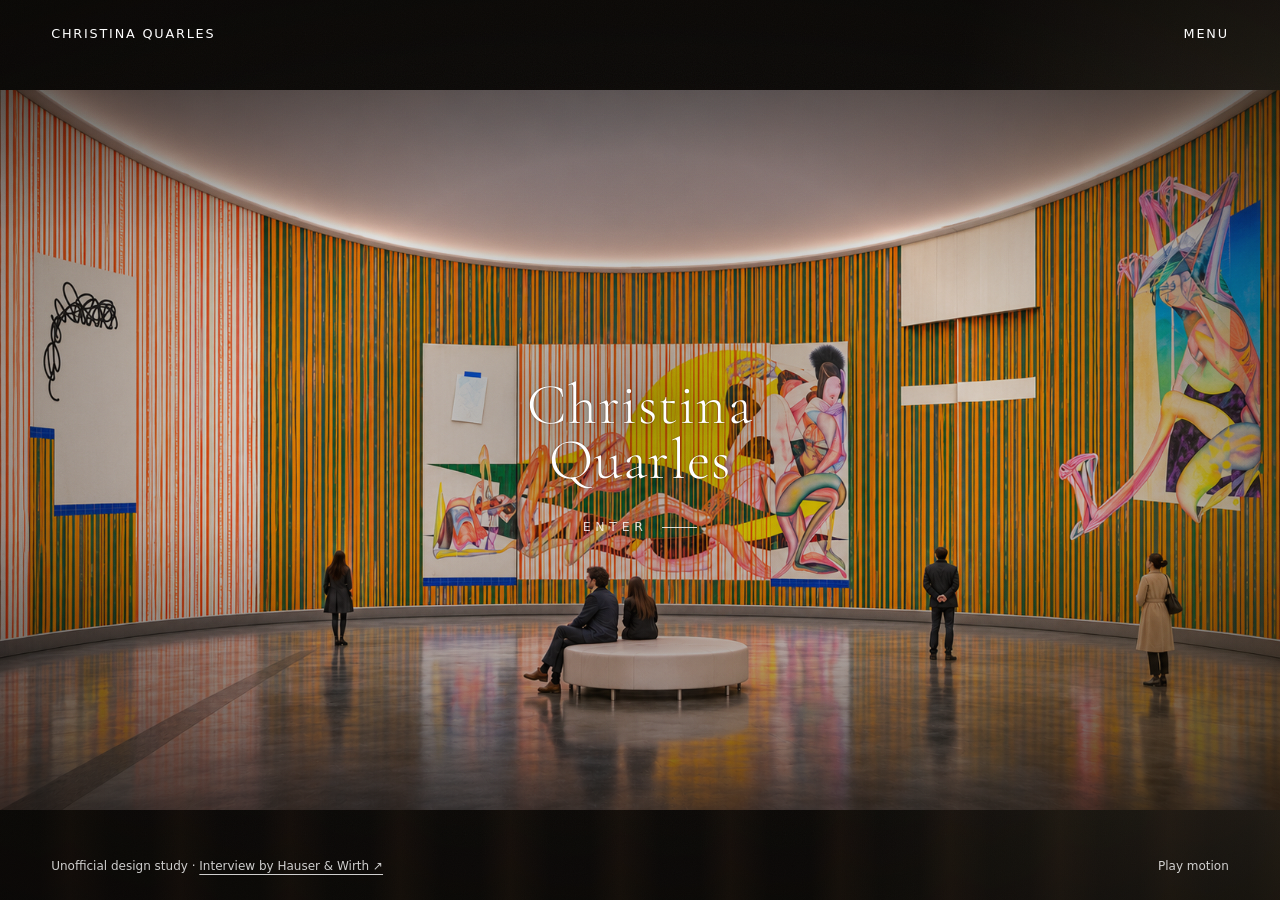
<file: index.html>
<!DOCTYPE html>
<html lang="en">
<head><meta name="color-scheme" content="light only"><style>:root{color-scheme:light only}</style>
<meta charset="utf-8">
<meta name="robots" content="noindex,nofollow">
<meta name="viewport" content="width=device-width,initial-scale=1,viewport-fit=cover">
<title>Christina Quarles</title>
<link rel="preconnect" href="https://fonts.googleapis.com">
<link rel="preconnect" href="https://fonts.gstatic.com" crossorigin>
<link href="https://fonts.googleapis.com/css2?family=Cormorant+Garamond:wght@300;400&display=swap" rel="stylesheet">
<style>
  :root{--ease:cubic-bezier(.22,.61,.36,1)}
  *{box-sizing:border-box;margin:0}
  html,body{height:100%;background:#0b0907;overflow:hidden}
  .stage{position:fixed;inset:0;overflow:hidden}
  .hero{position:absolute;inset:0;background:url("img/mural-wide.png") center / contain no-repeat;
    animation:rise 2.4s var(--ease) both}
  @keyframes rise{from{opacity:0;filter:brightness(.4) blur(6px)}to{opacity:1;filter:none}}
  /* travelling light across the curved wall and polished floor */
  .sheen{position:absolute;inset:0;pointer-events:none;mix-blend-mode:soft-light;opacity:.7;
    background:linear-gradient(100deg,transparent 30%,rgba(255,226,170,.55) 48%,rgba(255,255,255,.35) 52%,transparent 70%);
    background-size:240% 100%;animation:sheen 16s ease-in-out infinite alternate}
  @keyframes sheen{from{background-position:100% 0}to{background-position:0% 0}}
  /* floor reflections shimmer */
  .floor{position:absolute;left:0;right:0;bottom:0;height:34%;pointer-events:none;mix-blend-mode:overlay;opacity:.5;
    background:repeating-linear-gradient(90deg,rgba(255,170,90,.0) 0 40px,rgba(255,150,80,.28) 70px,rgba(255,255,255,0) 110px);
    background-size:220px 100%;animation:shimmer 9s linear infinite;
    -webkit-mask-image:linear-gradient(to top,#000,transparent);mask-image:linear-gradient(to top,#000,transparent)}
  @keyframes shimmer{from{background-position:0 0}to{background-position:220px 0}}
  .vignette{position:absolute;inset:0;pointer-events:none;
    background:radial-gradient(ellipse at 50% 46%,rgba(8,6,4,.38) 0%,rgba(8,6,4,.12) 38%,rgba(8,6,4,.62) 100%)}
  .grain{position:absolute;inset:0;pointer-events:none;opacity:.07;mix-blend-mode:overlay;
    background-image:url("data:image/svg+xml;utf8,<svg xmlns='http://www.w3.org/2000/svg' width='160' height='160'><filter id='n'><feTurbulence type='fractalNoise' baseFrequency='.9' numOctaves='2'/></filter><rect width='100%' height='100%' filter='url(%23n)'/></svg>");
    animation:grain 1.2s steps(6) infinite}
  @keyframes grain{0%{transform:translate(0,0)}25%{transform:translate(-3%,2%)}50%{transform:translate(2%,-3%)}75%{transform:translate(-2%,-1%)}100%{transform:translate(3%,3%)}}

  .center{position:absolute;inset:0;display:flex;flex-direction:column;align-items:center;justify-content:center;gap:1.4rem;text-align:center;padding:0 5vw}
  .name{font-family:'Cormorant Garamond','Times New Roman',Georgia,serif;font-weight:300;color:#fff;text-decoration:none;
    font-size:clamp(1.8rem,5vw,3.6rem);line-height:.95;letter-spacing:.02em;
    text-shadow:0 2px 30px rgba(0,0,0,.45),0 0 2px rgba(0,0,0,.35);
    opacity:0;animation:nameIn 2.2s var(--ease) .9s forwards;transition:letter-spacing .9s var(--ease),text-shadow .6s;
    -webkit-tap-highlight-color:transparent;cursor:pointer;padding:.2em .3em}
  .name span{display:block}
  .name:hover,.name:focus-visible{letter-spacing:.07em;text-shadow:0 2px 40px rgba(0,0,0,.55),0 0 24px rgba(255,200,120,.35);outline:none}
  @keyframes nameIn{from{opacity:0;transform:translateY(18px);filter:blur(10px)}to{opacity:1;transform:none;filter:none}}
  .enter{font:400 .78rem/1 ui-sans-serif,system-ui,-apple-system,'Helvetica Neue',sans-serif;letter-spacing:.38em;text-transform:uppercase;color:rgba(255,255,255,.82);
    opacity:0;animation:fadeIn 1.6s ease 2.4s forwards}
  .enter i{display:inline-block;width:2.2rem;height:1px;background:currentColor;vertical-align:middle;margin-left:.9rem;transform-origin:left;animation:line 2.4s ease-in-out 3s infinite}
  @keyframes line{0%,100%{transform:scaleX(.4)}50%{transform:scaleX(1)}}
  @keyframes fadeIn{to{opacity:1}}
  .fade{position:fixed;inset:0;background:#0b0907;opacity:0;pointer-events:none;transition:opacity .9s ease}
  .fade.on{opacity:1;pointer-events:all}
  @media (max-width:640px){.name{text-shadow:0 2px 24px rgba(0,0,0,.7),0 0 3px rgba(0,0,0,.6)}.enter{text-shadow:0 1px 10px rgba(0,0,0,.8)}.vignette{background:radial-gradient(ellipse at 50% 46%,rgba(8,6,4,.5) 0%,rgba(8,6,4,.25) 45%,rgba(8,6,4,.7) 100%)}}
  @media (max-width: 700px) and (orientation: portrait) {
    .stage{display:grid;grid-template-rows:1fr auto 1fr;align-items:center;justify-items:center}
    .hero{position:relative;inset:auto;grid-row:2;width:100%;aspect-ratio:1672/941}
    .center{display:contents}
    .name{grid-row:1;align-self:end;margin-bottom:1.25rem;text-align:center}
    .enter{grid-row:3;align-self:start;margin-top:1.5rem}
    .sheen,.floor,.vignette,.grain{display:none}
  }
  @media (prefers-reduced-motion:reduce){
    .hero,.sheen,.floor,.grain,.enter i{animation:none}
    .hero{opacity:1;filter:none}
    .name,.enter{animation-duration:.01s;animation-delay:0s}
  }
</style>
<style>
.bars{position:fixed;inset:0;display:flex;pointer-events:none;z-index:50;perspective:1400px}
.bars.on{pointer-events:all}
.bars i{flex:1;background:#f4f2ec;opacity:0;transform:rotateY(0) scaleY(1);transform-origin:50% 50%;will-change:transform,opacity}
.bars.on i{animation:barspin 1.8s cubic-bezier(.45,.05,.25,1) forwards;animation-delay:calc(var(--d)*1ms)}
@keyframes barspin{0%{opacity:0;transform:rotateY(0)}30%{opacity:1}60%{opacity:1}100%{opacity:0;transform:rotateY(360deg)}}
#peek{position:fixed;inset:0;width:100%;height:100%;border:0;z-index:40;visibility:hidden;pointer-events:none;background:#f4f2ec}#peek.show{visibility:visible}
.stage .center{transition:opacity .9s ease}.leaving .stage .center{opacity:0}
@media(prefers-reduced-motion:reduce){.bars.on i{animation:none;opacity:1;transition:opacity .4s}}
</style>
<style>
/* Combined landing: looping gallery video (from the Codex preview) under the original name + Enter transition */
.loop{position:absolute;inset:0;width:100%;height:100%;object-fit:cover;object-position:center;opacity:0;transition:opacity 1.6s ease;pointer-events:none}
.stage.video-on .loop{opacity:1}
.stage.video-on .hero,.stage.video-on .sheen,.stage.video-on .floor{opacity:0;transition:opacity 1.6s ease}
.stage:after{content:"";position:absolute;inset:0;pointer-events:none;background:linear-gradient(180deg,rgba(11,9,7,.45),transparent 26%,transparent 58%,rgba(11,9,7,.55))}
.stage.video-on .vignette{opacity:.4}
.top{position:absolute;top:0;left:0;right:0;z-index:5;display:flex;justify-content:space-between;align-items:center;padding:1rem clamp(1rem,4vw,4rem);gap:1rem;font:400 .8rem/1 ui-sans-serif,system-ui,-apple-system,'Helvetica Neue',sans-serif;color:#fff;transition:opacity .9s ease}
.leaving .top,.leaving .foot{opacity:0}
.top .brand{letter-spacing:.14em;text-transform:uppercase;color:#fff;text-decoration:none}
.top details{position:relative}
.top summary{cursor:pointer;list-style:none;padding:.75rem 0;letter-spacing:.14em;text-transform:uppercase}
.top summary::-webkit-details-marker{display:none}
.top .menu{position:absolute;right:0;top:100%;width:min(18rem,calc(100vw - 2rem));display:grid;grid-template-columns:4.5rem 1fr;background:#f4f2ec;color:#242720;box-shadow:0 10px 36px rgba(0,0,0,.4);letter-spacing:0;text-transform:none;font-size:.9rem}
.top .menu img{width:100%;height:100%;object-fit:cover;display:block}
.top .menu nav{display:grid;padding:.6rem 1rem}
.top .menu a{padding:.5rem 0;color:inherit;text-decoration:none}
.top .menu a:hover{text-decoration:underline}
.foot{position:absolute;left:0;right:0;bottom:0;z-index:5;display:flex;justify-content:space-between;align-items:center;gap:1rem;flex-wrap:wrap;padding:.75rem clamp(1rem,4vw,4rem);font:400 .75rem/1.4 ui-sans-serif,system-ui,-apple-system,'Helvetica Neue',sans-serif;color:rgba(255,255,255,.8);transition:opacity .9s ease}
.foot a{color:inherit;text-underline-offset:.3em}
.foot button{background:none;border:0;color:inherit;font:inherit;min-height:44px;padding:.5rem 0;cursor:pointer}
.top :focus-visible,.foot :focus-visible{outline:2px solid currentColor;outline-offset:4px}
@media(max-width:700px) and (orientation:portrait){.stage .loop{position:relative;grid-row:2;height:auto;aspect-ratio:16/9;object-fit:cover}.stage.video-on .hero{display:none}.stage:after{display:none}}
@media(prefers-reduced-motion:reduce){.loop{display:none}}
</style>
</head>
<body>
<main class="stage" id="stage">
  <header class="top"><a class="brand" href="./">Christina Quarles</a><details><summary>Menu</summary><div class="menu"><img src="media/gallery-still.jpg" alt=""><nav aria-label="Site"><a href="design-study/#works">Gallery</a><a href="design-study/#exhibitions">Exhibitions</a><a href="design-study/#about">About the artist</a><a href="design-study/cv-archive/">CV &amp; Archive</a></nav></div></details></header>
  <div class="hero" role="img" aria-label="Visitors in a circular gallery surrounded by large paintings by Christina Quarles"></div>
  <video class="loop" id="ambient" muted playsinline loop preload="none" poster="media/gallery-still.jpg" data-src="media/gallery-loop-1080.mp4" data-src-hd="media/gallery-loop-1440.mp4" aria-hidden="true"></video>
  <div class="sheen"></div><div class="floor"></div><div class="vignette"></div><div class="grain"></div>
  <div class="center">
    <a class="name" id="enter" href="design-study/" aria-label="Enter the Christina Quarles site"><span>Christina</span><span>Quarles</span></a>
    <div class="enter">Enter<i></i></div>
  </div>
  <footer class="foot"><span>Unofficial design study · <a href="https://youtu.be/nESoKuttzB0" target="_blank" rel="noopener">Interview by Hauser &amp; Wirth ↗</a></span><button class="motion" type="button">Pause motion</button></footer>
</main>
<iframe id="peek" tabindex="-1" aria-hidden="true" title=""></iframe><div class="bars" id="bars" aria-hidden="true"></div><div class="fade" id="fade" style="display:none"></div>
<script>
  // Set this to the real main page of the site.
  const ENTER_URL = "design-study/";
  const a = document.getElementById('enter'), fade = document.getElementById('fade');
  a.setAttribute('href', ENTER_URL);
  const bars = document.getElementById('bars'), peek = document.getElementById('peek');
  const warm = () => { peek.src = ENTER_URL; }; if (document.readyState === 'complete') warm(); else addEventListener('load', () => setTimeout(warm, 300));
  const N = innerWidth < 640 ? 14 : 28;
  for (let k = 0; k < N; k++) { const i = document.createElement('i'); const c = Math.abs(k - (N - 1) / 2); i.style.setProperty('--d', Math.round(c * (420 / N) * 2)); bars.appendChild(i); }
  let going = false;
  a.addEventListener('click', e => {
    if (e.metaKey || e.ctrlKey || e.shiftKey) return;
    e.preventDefault(); if (going) return; going = true;
    document.body.classList.add('leaving'); bars.classList.add('on');
    if (!peek.src) peek.src = ENTER_URL;
    setTimeout(() => peek.classList.add('show'), 1000);
    setTimeout(() => location.href = ENTER_URL, 2500);
  });
  document.querySelector('.enter').addEventListener('click', () => a.click());
  document.querySelector('.enter').style.cursor = 'pointer';

  // Looping gallery video: loads after first paint, respects reduced motion, can be paused.
  const stage = document.getElementById('stage'), ambient = document.getElementById('ambient'), motion = document.querySelector('.motion');
  const reduced = matchMedia('(prefers-reduced-motion: reduce)');
  let paused = false;
  function ambience() {
    if (paused || reduced.matches) { ambient.pause(); return; }
    if (!ambient.getAttribute('src')) {
      // 1440p only where the screen needs it (big iPads, 1440p and 4K monitors); 1080p everywhere else.
      const px = Math.max(screen.width, screen.height) * (devicePixelRatio || 1);
      ambient.src = px > 2200 ? ambient.dataset.srcHd : ambient.dataset.src;
    }
    ambient.play().catch(() => { paused = true; motion.textContent = 'Play motion'; });
  }
  ambient.addEventListener('playing', () => stage.classList.add('video-on'));
  ambient.addEventListener('error', () => stage.classList.remove('video-on'));
  reduced.addEventListener('change', ambience);
  motion.addEventListener('click', () => { paused = !paused; motion.textContent = paused ? 'Play motion' : 'Pause motion'; ambience(); });
  if (document.readyState === 'complete') ambience(); else addEventListener('load', ambience);
</script>
</body>
</html>
</file>
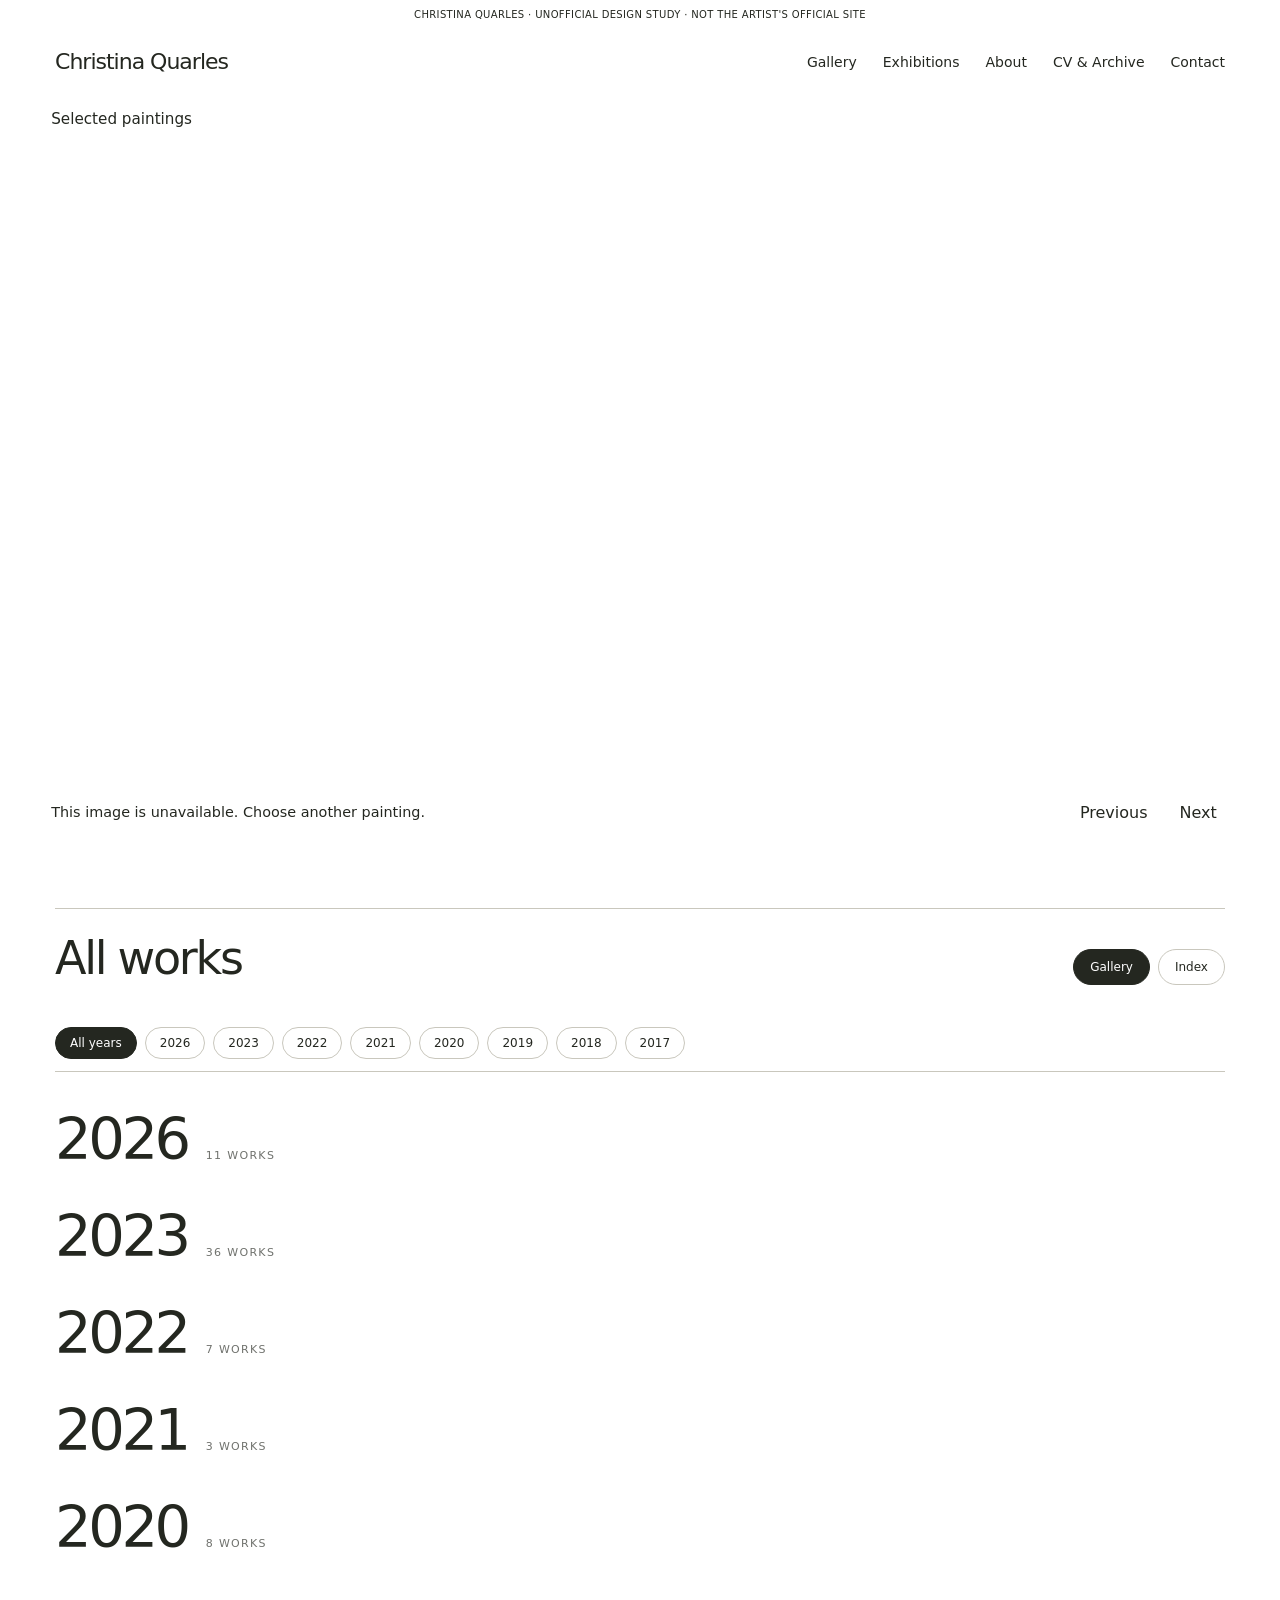
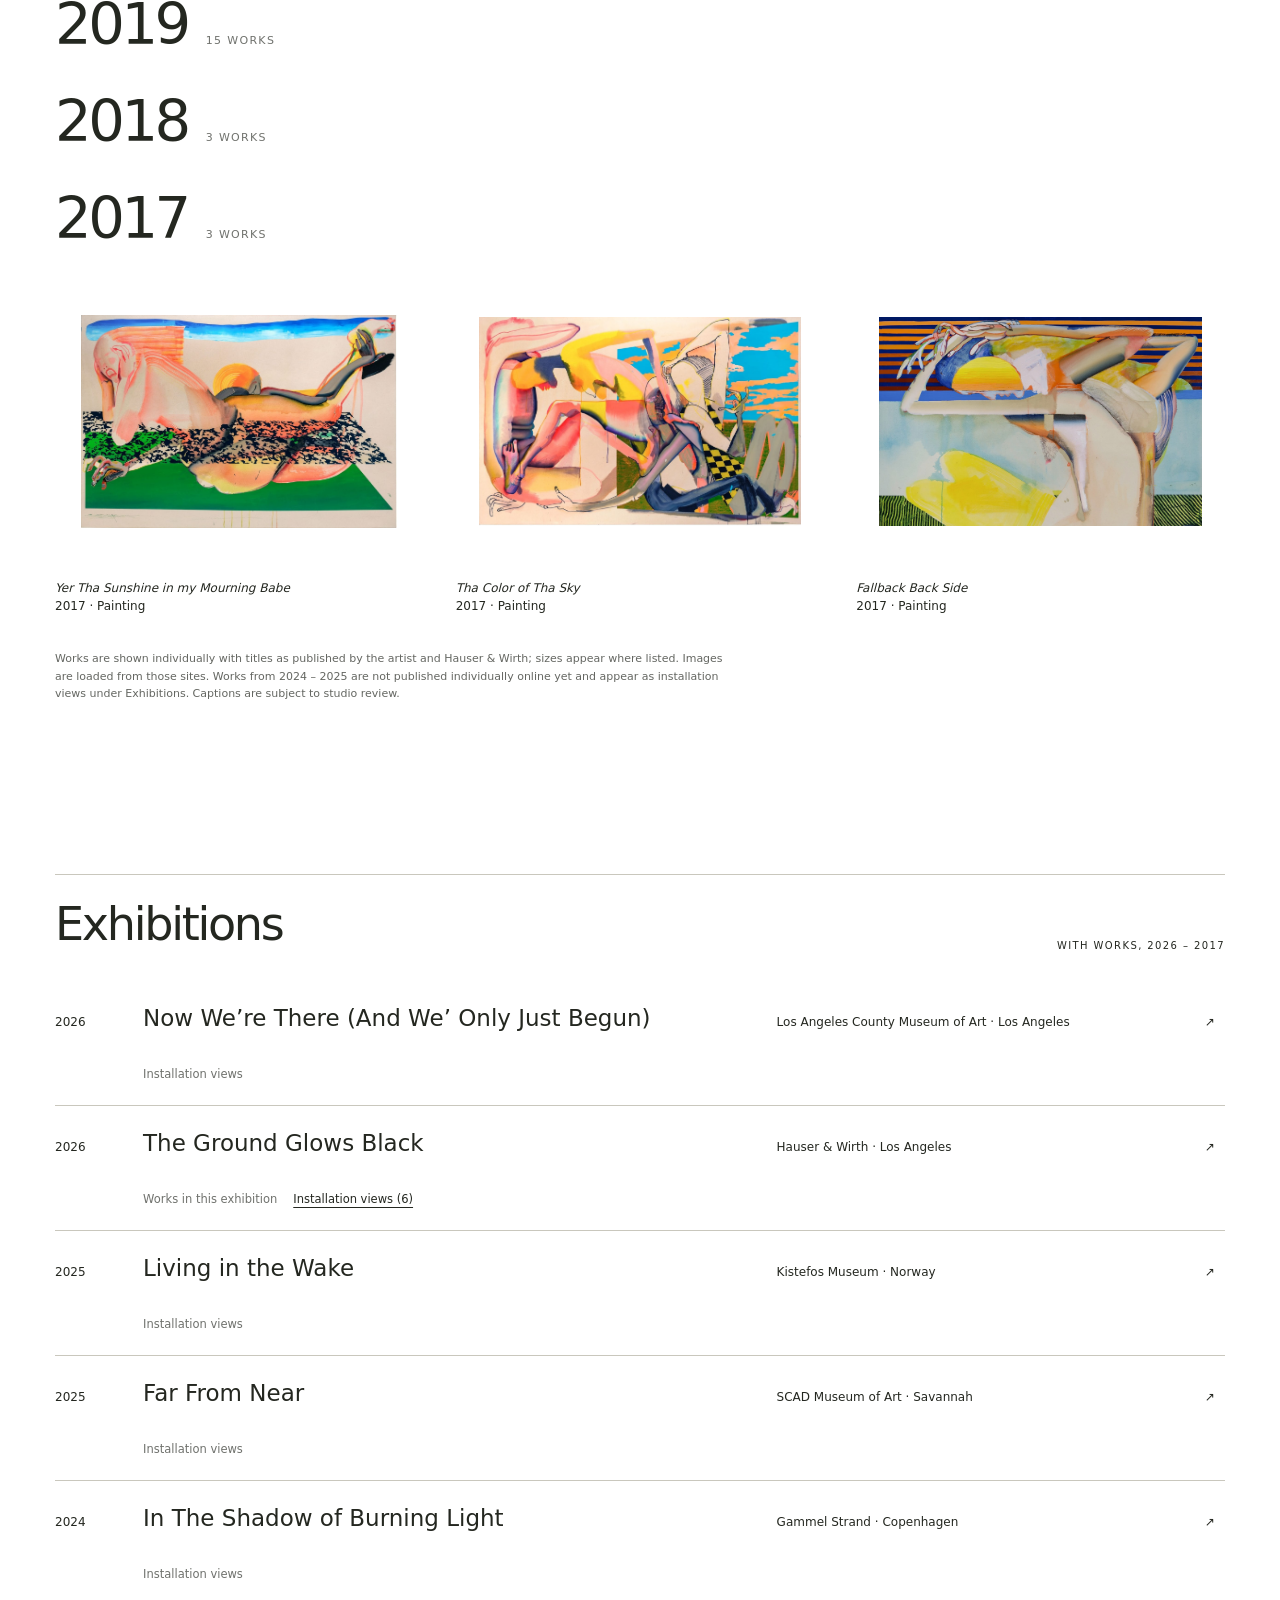
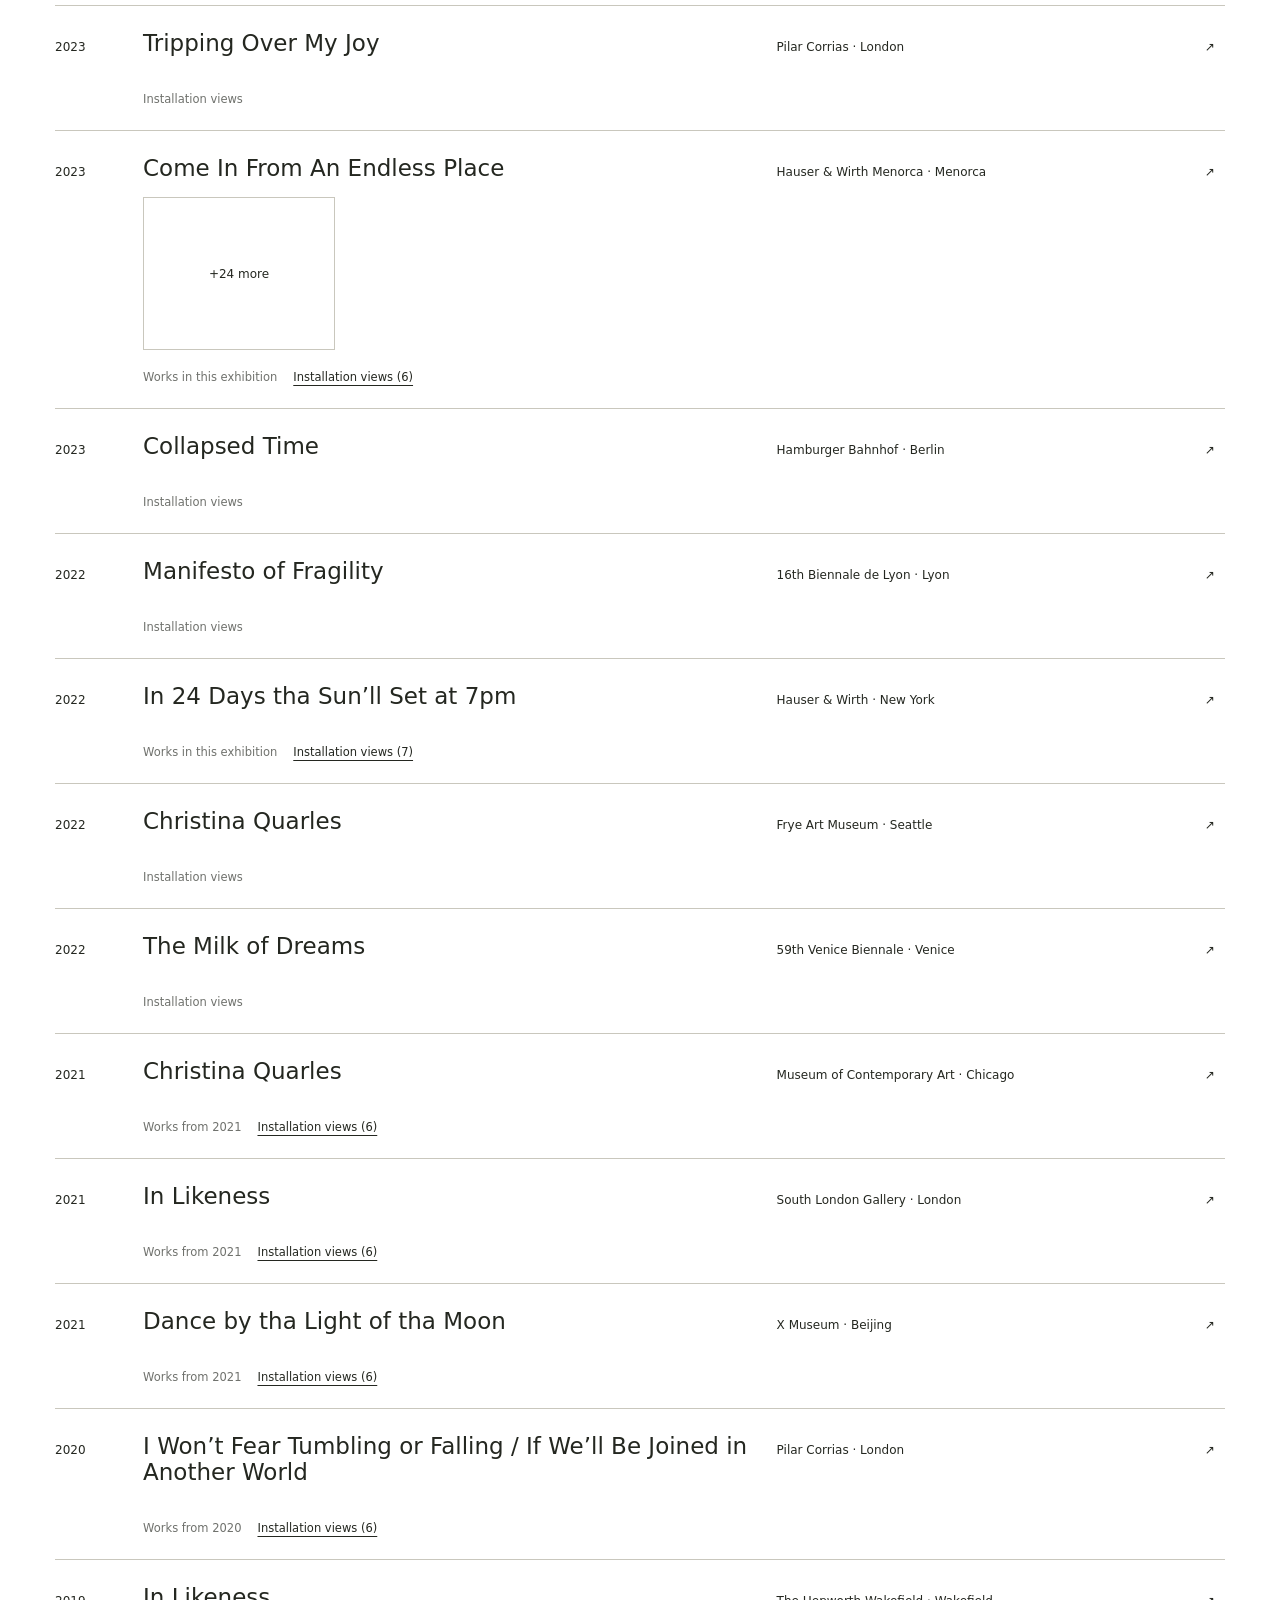
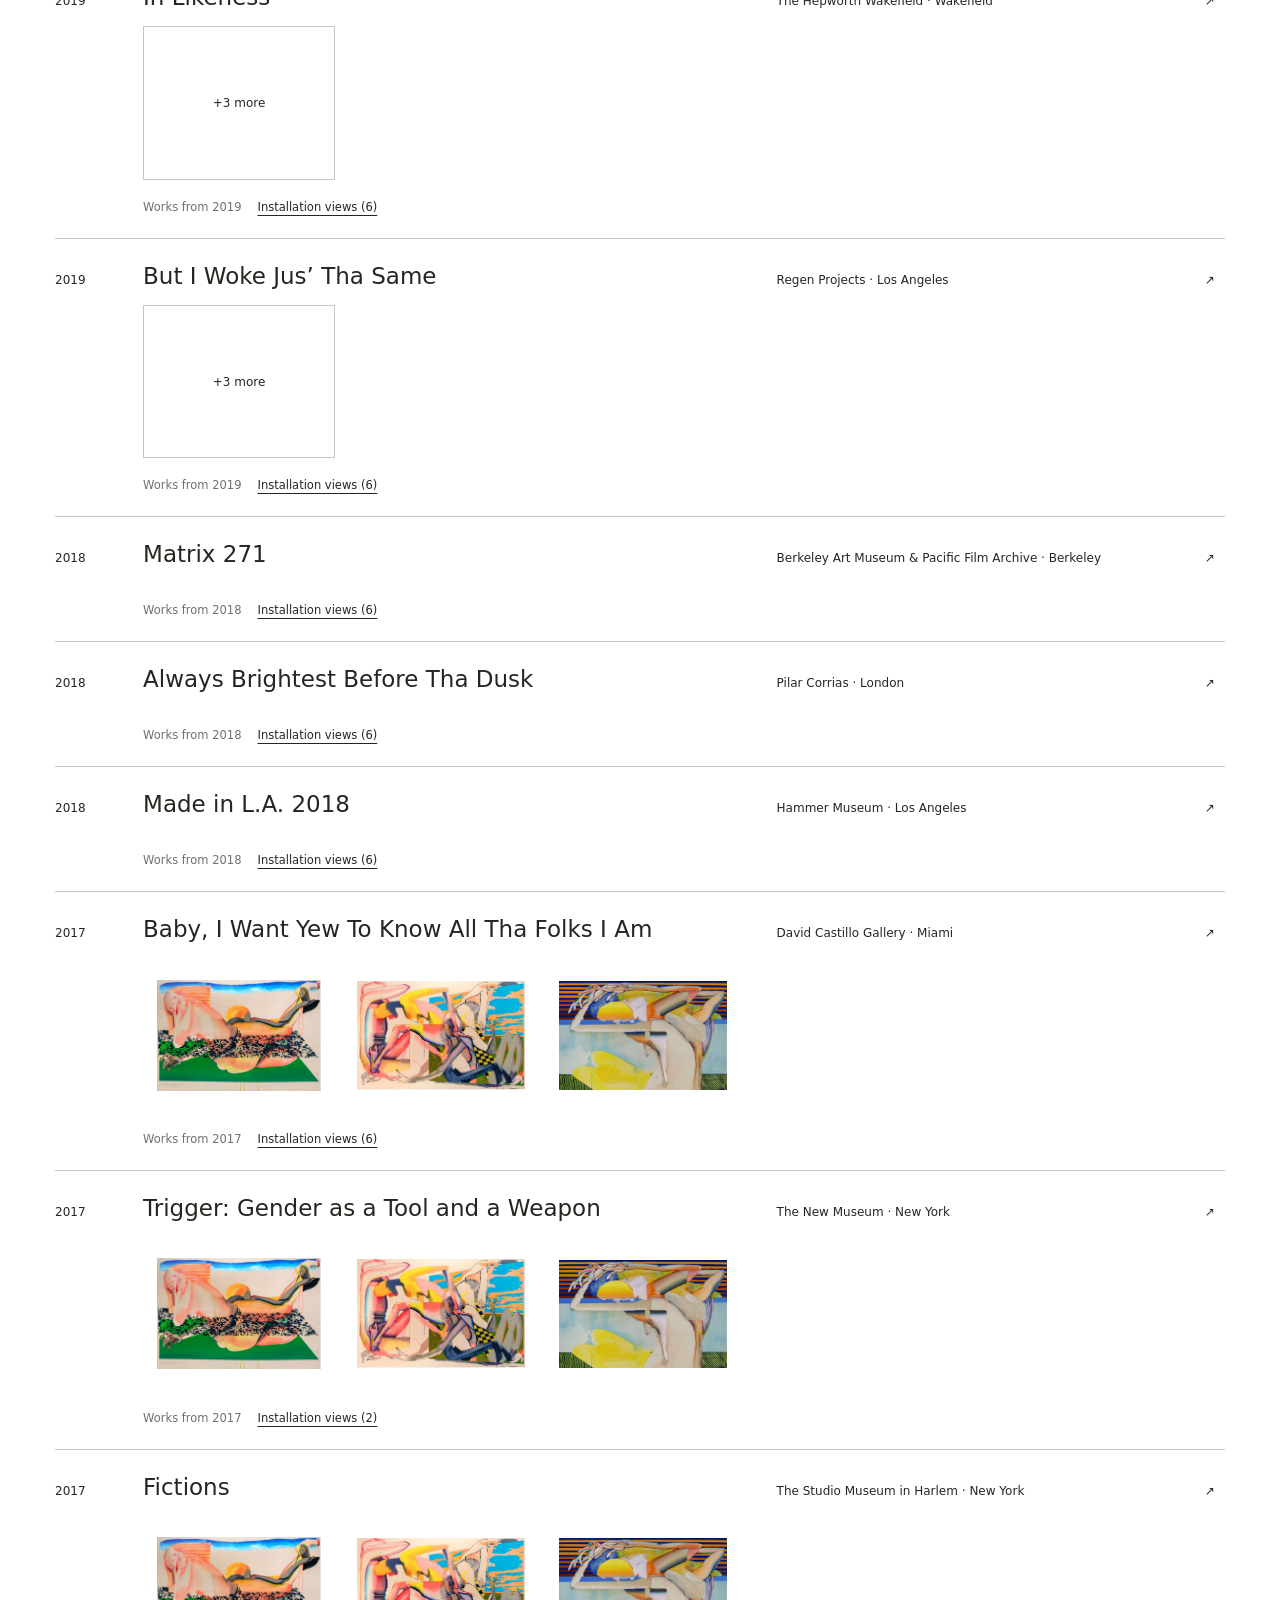
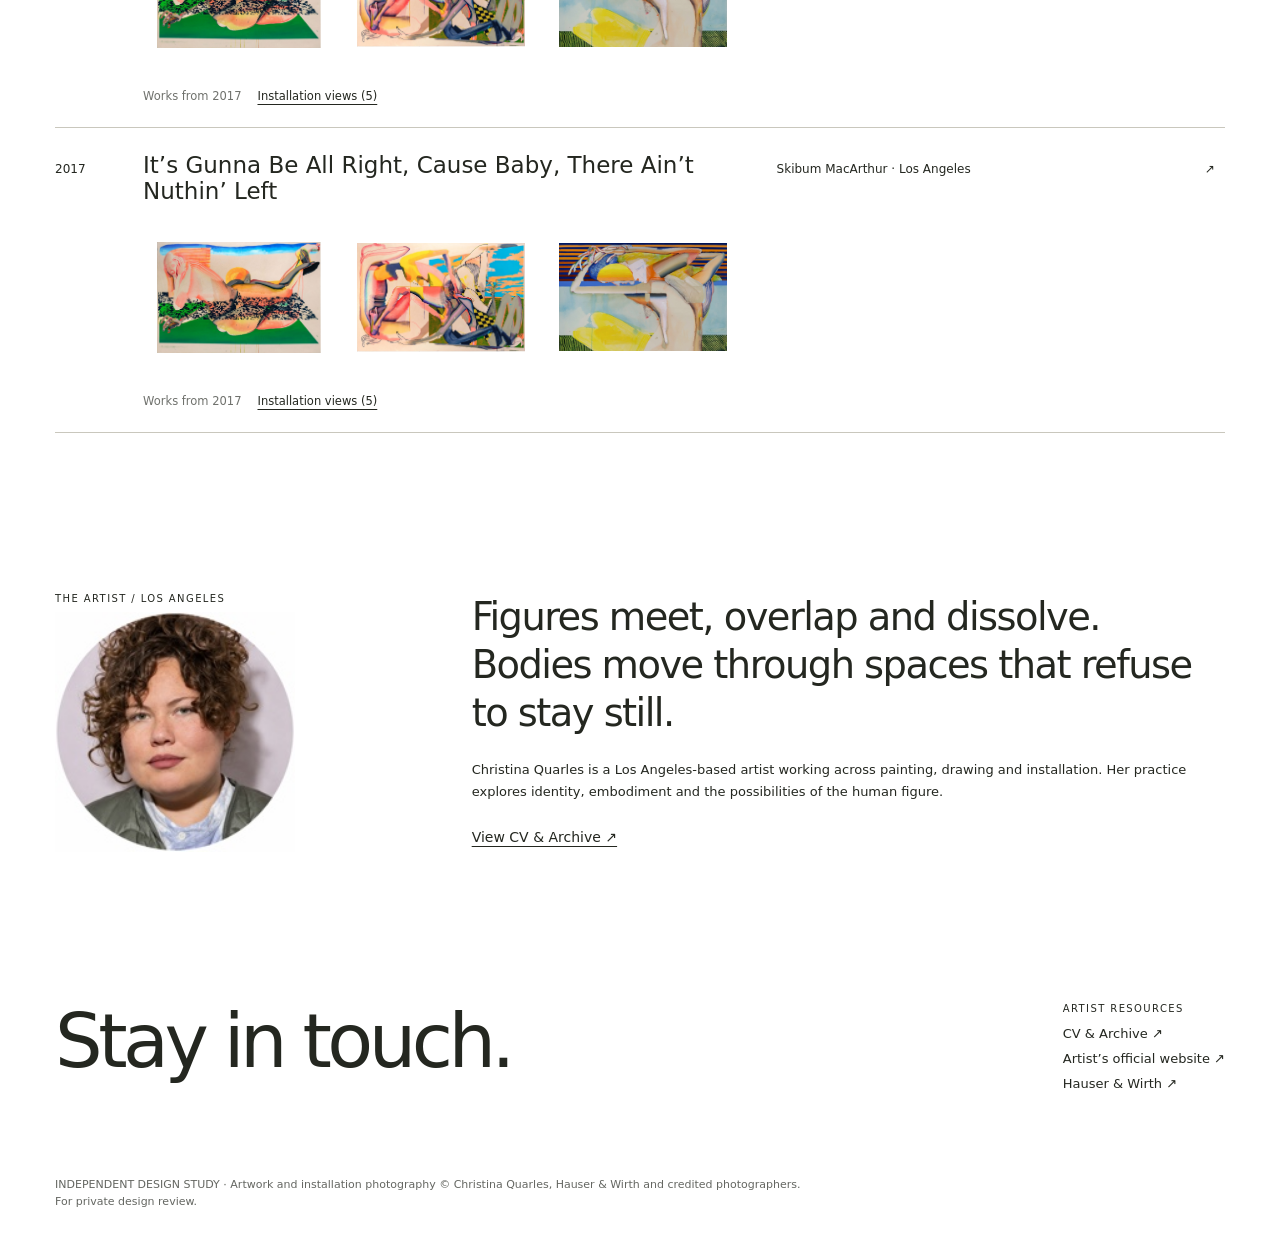
<file: design-study/index.html>
<!doctype html>
<html lang="en"><head><meta name="color-scheme" content="light only"><style>:root{color-scheme:light only}</style><meta charset="utf-8"><meta name="viewport" content="width=device-width,initial-scale=1"><meta name="robots" content="noindex,nofollow"><title>Christina Quarles — Gallery Design Study</title>
<style>
:root{--paper:#f4f2ec;--ink:#242720;--line:#c9c7bd;--tile:#e5e2d8}*{box-sizing:border-box}html{scroll-behavior:smooth}body{margin:0;color:var(--ink);background:var(--paper);font-family:Arial,Helvetica,sans-serif}a{color:inherit;text-decoration:none}button{font:inherit;cursor:pointer;color:inherit}
header{display:flex;align-items:center;justify-content:space-between;gap:30px;padding:23px 4.3%;border-bottom:1px solid var(--line);position:relative}.brand{font-size:23px;letter-spacing:-1.2px}nav{display:flex;flex-wrap:wrap;gap:clamp(12px,2.2vw,30px);font-size:12px}nav a:hover{text-decoration:underline;text-underline-offset:5px}
.label{font-size:10px;letter-spacing:.14em;text-transform:uppercase}.notice{text-align:center;padding:9px 15px;background:#e8e5dc;font-size:10px;letter-spacing:.035em}
.intro{display:flex;align-items:flex-end;justify-content:space-between;padding:44px 4.3% 28px;gap:30px}.intro h1{margin:0;font-size:clamp(34px,4.6vw,72px);font-weight:400;line-height:.95;letter-spacing:-.06em}.intro p{font-size:12px;line-height:1.65;max-width:200px;margin:0 0 8px}
section{padding:80px 4.3%}.section-head{display:flex;align-items:flex-end;justify-content:space-between;gap:20px;border-top:1px solid var(--line);padding-top:22px;margin-bottom:30px;flex-wrap:wrap}h2{font-size:clamp(28px,3.6vw,48px);font-weight:400;letter-spacing:-.05em;margin:0}
.latest{padding:28px 4.3% 40px}.latest .row{display:grid;grid-template-columns:1fr 1fr;gap:18px}.latest button{display:block;width:100%;border:0;padding:0;background:none;text-align:left}.latest img{display:block;width:100%;height:auto;max-height:70vh;object-fit:contain;background:var(--tile)}.latest .tag{display:flex;gap:12px;align-items:center;margin:0 0 14px}.latest .tag b{font-weight:400;border:1px solid var(--ink);border-radius:99px;padding:5px 11px;font-size:10px;letter-spacing:.14em;text-transform:uppercase}
.caption{display:flex;align-items:baseline;justify-content:space-between;gap:20px;font-size:12px;line-height:1.55;padding-top:12px}.caption em{font-style:italic}.caption .go{white-space:nowrap}
.switch{display:flex;gap:8px}.switch button{background:transparent;border:1px solid var(--line);border-radius:999px;padding:10px 16px;font-size:12px}.switch .on,.chips .on{color:#fff;background:var(--ink);border-color:var(--ink)}
.chips{display:flex;gap:8px;flex-wrap:wrap;margin:0 0 34px;position:sticky;top:0;z-index:5;background:var(--paper);padding:12px 0;border-bottom:1px solid var(--line)}.chips button{background:transparent;border:1px solid var(--line);border-radius:999px;padding:8px 14px;font-size:12px}
.year{display:flex;align-items:baseline;gap:18px;margin:52px 0 22px}.year:first-child{margin-top:8px}.year h3{margin:0;font-size:clamp(34px,4.5vw,64px);font-weight:400;letter-spacing:-.06em}.year span{font-size:11px;letter-spacing:.12em;text-transform:uppercase;opacity:.65}
.grid{display:grid;grid-template-columns:repeat(3,1fr);gap:30px 26px;align-items:start}.work button{display:block;width:100%;border:0;padding:0;background:none;text-align:left;position:relative}.work img{display:block;width:100%;height:340px;object-fit:contain;background:var(--tile);padding:12px}.work .badge{position:absolute;left:10px;top:10px;background:var(--paper);font-size:10px;letter-spacing:.1em;text-transform:uppercase;padding:5px 9px;border-radius:99px}.work.x img{object-fit:cover;padding:0}
.grid.list{display:block}.grid.list .work{display:grid;grid-template-columns:minmax(120px,200px) 1fr;gap:22px;padding:16px 0;border-bottom:1px solid var(--line)}.grid.list .work img{height:120px}.grid.list .caption{padding-top:0;align-items:center}
.bio{display:grid;grid-template-columns:1fr 2fr;gap:40px;background:#e8e5dc}.bio p{font-size:clamp(24px,3vw,42px);line-height:1.25;letter-spacing:-.04em;margin:0 0 22px}.bio small{font-size:13px;line-height:1.7}.under{text-decoration:underline;text-underline-offset:4px}
.ex a{display:grid;grid-template-columns:70px 1.6fr minmax(120px,1fr) 20px;align-items:center;gap:20px;padding:20px 0;border-bottom:1px solid var(--line)}.ex a:hover h3{text-decoration:underline;text-underline-offset:5px}.ex h3{font-size:clamp(16px,1.7vw,22px);font-weight:400;margin:0}.ex span{font-size:12px}
footer{background:#252720;color:#f4f2ec;padding:65px 4.3% 35px}footer .top{display:flex;justify-content:space-between;gap:30px;margin-bottom:75px}footer h2{font-size:clamp(40px,6vw,75px);letter-spacing:-.06em}footer a{display:block;margin:10px 0;font-size:13px}footer .fine{font-size:11px;opacity:.7;line-height:1.6}
dialog{width:min(98vw,1300px);height:min(96vh,930px);border:0;background:var(--paper);padding:18px;margin:auto}dialog::backdrop{background:rgba(0,0,0,.87)}dialog .top{display:flex;justify-content:space-between;align-items:center;gap:20px;margin-bottom:10px;font-size:13px}dialog .stage{position:relative;height:calc(100% - 92px)}dialog .stage img{display:block;width:100%;height:100%;object-fit:contain}dialog .bar{display:flex;justify-content:space-between;align-items:center;gap:14px;padding-top:10px;font-size:12px;line-height:1.5}dialog button{border:1px solid var(--line);border-radius:50px;background:none;padding:8px 16px}.nav2{display:flex;gap:8px}
img{color:var(--ink)}noscript{display:block;padding:40px 4.3%}
@media(max-width:1000px){.grid{grid-template-columns:repeat(2,1fr)}.latest .row{grid-template-columns:1fr}}
@media(max-width:720px){header{align-items:flex-start;padding:20px 5%;flex-direction:column;gap:14px}.brand{font-size:20px}nav{gap:13px;font-size:11px}.intro{display:block;padding:34px 5% 20px}.intro h1{font-size:10.5vw;line-height:1}.intro p{max-width:none;margin-top:20px}.latest{padding:10px 5% 30px}.latest img{max-height:none}section{padding:56px 5%}.grid{grid-template-columns:1fr;gap:30px}.work img{height:300px}.grid.list .work{grid-template-columns:96px 1fr;gap:14px}.grid.list .work img{height:80px;padding:4px}.bio{grid-template-columns:1fr;gap:24px}.ex a{grid-template-columns:48px 1fr 16px;gap:12px}.ex a .venue{display:none}footer .top{display:block}.section-head{align-items:center}dialog{padding:12px;height:94vh}dialog .stage{height:calc(100% - 100px)}}
@media(prefers-reduced-motion:reduce){html{scroll-behavior:auto}}
</style><style id="sitehead-css">
header.sitehead{display:flex;flex-direction:row;align-items:center;justify-content:space-between;gap:24px;padding:20px 4.3%;border-bottom:1px solid #c9c7bd;background:#f4f2ec;position:sticky;top:0;z-index:30;font-family:Arial,Helvetica,sans-serif;width:auto}
header.sitehead .brand{font-size:22px;letter-spacing:-1px;color:#242720;text-decoration:none;white-space:nowrap;margin:0}
header.sitehead nav{display:flex;flex-wrap:nowrap;align-items:center;justify-content:flex-end;gap:26px;margin:0;padding:0;font:12px Arial,Helvetica,sans-serif;letter-spacing:0;text-transform:none;white-space:nowrap;overflow-x:auto;scrollbar-width:none;position:static;background:none}
header.sitehead nav::-webkit-scrollbar{display:none}
header.sitehead nav a{color:#242720;text-decoration:none;border:0;padding:0;font:inherit;letter-spacing:0;text-transform:none}
header.sitehead nav a:hover{text-decoration:underline;text-underline-offset:5px}
@media(max-width:720px){header.sitehead{flex-direction:column;align-items:flex-start;gap:12px;padding:16px 5% 14px}header.sitehead .brand{font-size:20px}header.sitehead nav{width:100%;justify-content:flex-start;gap:16px}}
</style>
<style>html{background:#f4f2ec}</style><style id="works-css">
.hero-works{padding:36px 4.3% 8px}.hero-works .row1{display:flex;align-items:baseline;justify-content:space-between;gap:20px;flex-wrap:wrap;margin-bottom:22px}.hero-works h1{margin:0;font-weight:400;font-size:clamp(24px,3vw,40px);letter-spacing:-.04em}
.feature{display:flex;gap:18px;overflow-x:auto;scroll-snap-type:x mandatory;padding-bottom:10px;scrollbar-width:thin}.feature .fw{flex:0 0 auto;scroll-snap-align:start;max-width:92vw}.feature button{display:block;border:0;padding:0;background:none}.feature img{display:block;height:min(62vh,640px);width:auto;max-width:92vw;background:var(--tile)}.feature .caption{padding-top:10px}
.mason{columns:4 240px;column-gap:22px}.mason .work{break-inside:avoid;margin:0 0 26px}.mason .work button{display:block;width:100%;border:0;padding:0;background:none;text-align:left}.mason .work img{display:block;width:100%;height:auto;background:var(--tile);min-height:80px}.mason .caption{font-size:11.5px;padding-top:8px}
.mason.list{columns:auto;display:grid;grid-template-columns:repeat(4,1fr);gap:22px}.mason.list .work{display:block;margin:0;break-inside:auto}.mason.list .work button{width:100%}.mason.list .work img{width:100%;height:auto;aspect-ratio:1/1;object-fit:contain;padding:10px;min-height:0}.mason.list .caption{padding-top:8px;font-size:12px;line-height:1.5}
.exb{border-bottom:1px solid var(--line);padding:24px 0}.exb .exh{display:grid;grid-template-columns:70px 1.5fr 1fr 20px;gap:18px;align-items:baseline;text-decoration:none}.exb .exh:hover h3{text-decoration:underline;text-underline-offset:5px}.exb h3{font-size:clamp(17px,1.8vw,23px);font-weight:400;margin:0}.exb .exh span{font-size:12px}
.strip{display:flex;gap:10px;overflow-x:auto;margin:16px 0 8px 88px;padding-bottom:6px;scrollbar-width:thin}.strip button{flex:0 0 auto;border:0;padding:0;background:none}.strip img{display:block;height:110px;width:auto;background:var(--tile)}.strip .more{height:110px;min-width:90px;border:1px solid var(--line);font-size:12px;padding:0 14px}
.exmeta{margin:6px 0 0 88px;font-size:11.5px;display:flex;gap:16px;flex-wrap:wrap;align-items:center}.exmeta button{border:0;background:none;padding:0;text-decoration:underline;text-underline-offset:4px;font-size:11.5px}.exmeta .note{opacity:.65}
@media(max-width:1000px){.mason{columns:3 200px}.mason.list{grid-template-columns:repeat(3,1fr)}}
@media(max-width:720px){.mason.list{grid-template-columns:repeat(2,1fr);gap:14px}.hero-works{padding:22px 5% 4px}.mason{columns:2;column-gap:12px}.mason .work{margin-bottom:18px}.feature img{height:50vh}.exb .exh{grid-template-columns:48px 1fr 16px;gap:10px}.exb .exh .venue{display:none}.strip,.exmeta{margin-left:0}.strip img,.strip .more{height:84px}}
</style>
<style id="clean-css">
.mason .work img,.feature img,.strip img,.mason.list .work img{background:transparent!important;mix-blend-mode:multiply;padding:0;min-height:0}
img[src*="hauserwirth.com"]{filter:brightness(1.12)}
.feature .fw,.mason .work button,.strip button{background:none}
.mason.list .work img{padding:0}
dialog{position:fixed;inset:0;width:100vw;max-width:none;height:100vh;height:100dvh;max-height:none;margin:0;padding:22px 4.3% 20px;border:0;background:#f4f2ec;color:#242720}
dialog::backdrop{background:#f4f2ec}
dialog .top{margin-bottom:6px}
dialog .stage{height:calc(100% - 96px)}
dialog .stage img{mix-blend-mode:multiply;background:transparent}
dialog button{background:#f4f2ec}
@media(max-width:720px){dialog{padding:14px 5% 14px}}
</style>
<style id="grid-css">
.mason,.mason.list{columns:auto!important;display:grid!important;grid-template-columns:repeat(3,1fr)!important;gap:44px 32px!important;align-items:start}
.mason .work,.mason.list .work{display:block;margin:0!important;break-inside:auto}
.mason .work img,.mason.list .work img{width:100%!important;height:auto!important;aspect-ratio:1/1;object-fit:contain;object-position:center;padding:0!important;filter:brightness(1.06)}
.mason .work.x img{object-fit:contain}
.mason .caption,.mason.list .caption{padding-top:10px;font-size:12px;line-height:1.5;min-height:3em}
.mason.list{grid-template-columns:repeat(4,1fr)!important;gap:32px 24px!important}
@media(max-width:1000px){.mason,.mason.list{grid-template-columns:repeat(2,1fr)!important}}
@media(max-width:720px){.mason,.mason.list{grid-template-columns:repeat(2,1fr)!important;gap:26px 14px!important}}
</style>
<link rel="stylesheet" href="gallery.css?v=equal-area">
</head><body>
<div class="notice">CHRISTINA QUARLES · UNOFFICIAL DESIGN STUDY · NOT THE ARTIST'S OFFICIAL SITE</div>
<header class="sitehead"><a class="brand" href="/">Christina Quarles</a><nav aria-label="Main menu"><a href="/design-study/#works">Gallery</a><a href="/design-study/#exhibitions">Exhibitions</a><a href="/design-study/#about">About</a><a href="/design-study/cv-archive/">CV &amp; Archive</a><a href="/design-study/#contact">Contact</a></nav></header>
<main>
<section class="hero-works" id="latest" aria-label="Selected work"><div class="row1"><h1>Selected paintings</h1></div><div class="feature" id="feature">
  <div class="feature-stage"><button type="button" class="feature-image" id="featureImage" aria-haspopup="dialog" hidden></button></div>
  <div class="feature-meta"><div class="caption" id="featureCaption" aria-live="polite"></div><div class="feature-controls" aria-label="Featured paintings"><button id="featurePrev" type="button">Previous</button><button id="featureNext" type="button">Next</button></div></div>
</div></section>
<section id="works" style="padding-top:44px"><div class="section-head"><h2>All works</h2><div class="switch"><button id="galleryToggle" class="on" aria-pressed="true">Gallery</button><button id="indexToggle" aria-pressed="false">Index</button></div></div>
<div class="chips" id="chips" role="group" aria-label="Filter by year"></div>
<div id="worksGrid"></div>
<noscript>Enable JavaScript to browse the gallery, or visit <a class="under" href="https://www.christinaquarles.com/" rel="noopener">the artist’s website</a>.</noscript>
<p style="margin-top:35px;font-size:11px;line-height:1.6;opacity:.7;max-width:680px">Works are shown individually with titles as published by the artist and Hauser &amp; Wirth; sizes appear where listed. Images are loaded from those sites. Works from 2024 – 2025 are not published individually online yet and appear as installation views under Exhibitions. Captions are subject to studio review.</p></section>
<section id="exhibitions"><div class="section-head"><h2>Exhibitions</h2><span class="label">With works, 2026 – 2017</span></div><div id="exList"></div></section>
<section class="bio" id="about"><div><div class="label">The artist / Los Angeles</div><figure class="artist-portrait"><img src="../img/christina-quarles-portrait.jpg" alt="Portrait of Christina Quarles" loading="lazy"></figure></div><div><p>Figures meet, overlap and dissolve. Bodies move through spaces that refuse to stay still.</p><small>Christina Quarles is a Los Angeles-based artist working across painting, drawing and installation. Her practice explores identity, embodiment and the possibilities of the human figure.</small><p style="font-size:14px;letter-spacing:0;margin:26px 0 0"><a href="cv-archive/" class="under">View CV &amp; Archive ↗</a></p></div></section>
</main>
<footer id="contact"><div class="top"><h2>Stay in touch.</h2><div><span class="label">Artist resources</span><a href="cv-archive/">CV &amp; Archive ↗</a><a href="https://christinaquarles.com/" target="_blank" rel="noopener">Artist’s official website ↗</a><a href="https://www.hauserwirth.com/artists/33678-christina-quarles/" target="_blank" rel="noopener">Hauser &amp; Wirth ↗</a></div></div><div class="fine">INDEPENDENT DESIGN STUDY · Artwork and installation photography © Christina Quarles, Hauser &amp; Wirth and credited photographers.<br>For private design review.</div></footer>
<dialog id="viewer" aria-label="Expanded artwork">
  <div class="top"><button id="close" type="button">Close ×</button></div>
  <div class="stage">
    <div class="art-fit"><div class="art-window" id="viewerWindow"><img id="large" alt=""></div></div>
    <button class="viewer-arrow" id="prev" type="button" aria-label="Previous image"></button>
    <button class="viewer-arrow" id="next" type="button" aria-label="Next image"></button>
  </div>
  <div class="bar"><span id="viewCap" aria-live="polite"></span><span id="count"></span></div>
</dialog>
<script>
const DATA={"works":[{"k":"p","y":2026,"t":"Tomb (Is My World Not Fallin’ Down?)","m":"Acrylic on canvas","ex":"LA2026","im":["https://media.hauserwirth.com/m/40db2c1aca83dca6/web-hires-jpg-72dpi/QUARL144028-works-grey-background-2.jpg"],"fb":["https://media.hauserwirth.com/m/40db2c1aca83dca6/webimage-QUARL144028-works-grey-background-2.jpg","https://media.hauserwirth.com/m/40db2c1aca83dca6/thul-QUARL144028-works-grey-background-2.jpg"]},{"k":"p","y":2026,"t":"Glow, After","m":"Acrylic on canvas, diptych","ex":"LA2026","im":["https://media.hauserwirth.com/m/54510967bd3593bf/web-hires-jpg-72dpi/QUARL145055-works-grey-background-2.jpg"],"fb":["https://media.hauserwirth.com/m/54510967bd3593bf/webimage-QUARL145055-works-grey-background-2.jpg","https://media.hauserwirth.com/m/54510967bd3593bf/thul-QUARL145055-works-grey-background-2.jpg"]},{"k":"p","y":2026,"t":"Feelin’ Fine (Push On Thru)","m":"Acrylic on canvas","ex":"LA2026","im":["https://media.hauserwirth.com/m/3e1b43ebbcab3ecb/web-hires-jpg-72dpi/QUARL144030-works-grey-background-2.jpg"],"fb":["https://media.hauserwirth.com/m/3e1b43ebbcab3ecb/webimage-QUARL144030-works-grey-background-2.jpg","https://media.hauserwirth.com/m/3e1b43ebbcab3ecb/thul-QUARL144030-works-grey-background-2.jpg"]},{"k":"p","y":2026,"t":"Is This The Return to Oz?","m":"Acrylic on canvas","ex":"LA2026","im":["https://media.hauserwirth.com/m/26e7c3def216b660/web-hires-jpg-72dpi/QUARL144027-works-grey-background-2.jpg"],"fb":["https://media.hauserwirth.com/m/26e7c3def216b660/webimage-QUARL144027-works-grey-background-2.jpg","https://media.hauserwirth.com/m/26e7c3def216b660/thul-QUARL144027-works-grey-background-2.jpg"]},{"k":"p","y":2026,"t":"This Rain That Hold, I Give To Yew","m":"Acrylic on canvas","ex":"LA2026","im":["https://media.hauserwirth.com/m/35f79563339564b3/web-hires-jpg-72dpi/QUARL145056-works-grey-background-2.jpg"],"fb":["https://media.hauserwirth.com/m/35f79563339564b3/webimage-QUARL145056-works-grey-background-2.jpg","https://media.hauserwirth.com/m/35f79563339564b3/thul-QUARL145056-works-grey-background-2.jpg"]},{"k":"p","y":2026,"t":"We Live Close To Tha Ground","m":"Acrylic on canvas","ex":"LA2026","im":["https://media.hauserwirth.com/m/75a544c078bc4d8c/web-hires-jpg-72dpi/20260212_HW_QUARL144560_003-tif.jpg"],"fb":["https://media.hauserwirth.com/m/75a544c078bc4d8c/webimage-20260212_HW_QUARL144560_003-tif.jpg","https://media.hauserwirth.com/m/75a544c078bc4d8c/thul-20260212_HW_QUARL144560_003-tif.jpg"]},{"k":"p","y":2026,"t":"Fuck This Muck (Yer Bringin’ Me Down)","m":"Acrylic on canvas","ex":"LA2026","im":["https://media.hauserwirth.com/m/5c1b1dde1ebc9c4d/web-hires-jpg-72dpi/QUARL144031-20251107_HW_CQ_C1_01.jpg"],"fb":["https://media.hauserwirth.com/m/5c1b1dde1ebc9c4d/webimage-QUARL144031-20251107_HW_CQ_C1_01.jpg","https://media.hauserwirth.com/m/5c1b1dde1ebc9c4d/thul-QUARL144031-20251107_HW_CQ_C1_01.jpg"]},{"k":"d","y":2026,"t":"Shaded","m":"Charcoal on paper","ex":"LA2026","im":["https://media.hauserwirth.com/m/f8571baea6cc4a2/web-hires-jpg-72dpi/20260212_HW_QUARL145497_002v2.jpg"],"fb":["https://media.hauserwirth.com/m/f8571baea6cc4a2/webimage-20260212_HW_QUARL145497_002v2.jpg","https://media.hauserwirth.com/m/f8571baea6cc4a2/thul-20260212_HW_QUARL145497_002v2.jpg"]},{"k":"d","y":2026,"t":"What Tha Dark Holds","m":"Charcoal on paper","ex":"LA2026","im":["https://media.hauserwirth.com/m/3edb2e29d079f60a/web-hires-jpg-72dpi/20260212_HW_QUARL145445_002v2.jpg"],"fb":["https://media.hauserwirth.com/m/3edb2e29d079f60a/webimage-20260212_HW_QUARL145445_002v2.jpg","https://media.hauserwirth.com/m/3edb2e29d079f60a/thul-20260212_HW_QUARL145445_002v2.jpg"]},{"k":"d","y":2026,"t":"All N’ All Is All We Are","m":"Charcoal on paper","ex":"LA2026","im":["https://media.hauserwirth.com/m/3d9d8b9988314d85/web-hires-jpg-72dpi/20260212_HW_QUARL145447_002v2.jpg"],"fb":["https://media.hauserwirth.com/m/3d9d8b9988314d85/webimage-20260212_HW_QUARL145447_002v2.jpg","https://media.hauserwirth.com/m/3d9d8b9988314d85/thul-20260212_HW_QUARL145447_002v2.jpg"]},{"k":"d","y":2026,"t":"I Hope It Dosent Hurt Bad, But I Guess It Couldn’t Hurt Good","m":"Charcoal on paper","ex":"LA2026","im":["https://media.hauserwirth.com/m/2b518773b6264e84/web-hires-jpg-72dpi/20260212_HW_QUARL145446_002v2.jpg"],"fb":["https://media.hauserwirth.com/m/2b518773b6264e84/webimage-20260212_HW_QUARL145446_002v2.jpg","https://media.hauserwirth.com/m/2b518773b6264e84/thul-20260212_HW_QUARL145446_002v2.jpg"]},{"k":"p","y":2023,"t":"Rain Again","m":"","ex":"MEN2023","im":["https://media.hauserwirth.com/transform/f8c29657-c7cc-4f87-b8f5-cf4a3805df13/vip-56863?io=transform:fit,width:1400&quality=82&format=webp"],"fb":["https://media.hauserwirth.com/transform/f8c29657-c7cc-4f87-b8f5-cf4a3805df13/vip-56863"]},{"k":"p","y":2023,"t":"It’s Been 7 Hours","m":"","ex":"MEN2023","im":["https://media.hauserwirth.com/transform/fff30f69-1a72-49a1-a73b-e973ed830219/vip-57007?io=transform:fit,width:1400&quality=82&format=webp"],"fb":["https://media.hauserwirth.com/transform/fff30f69-1a72-49a1-a73b-e973ed830219/vip-57007"]},{"k":"p","y":2023,"t":"Glad Ta See Ya Here","m":"","ex":"MEN2023","im":["https://media.hauserwirth.com/transform/3848aa77-01f0-47f7-82eb-722f773826b4/vip-57009?io=transform:fit,width:1400&quality=82&format=webp"],"fb":["https://media.hauserwirth.com/transform/3848aa77-01f0-47f7-82eb-722f773826b4/vip-57009"]},{"k":"p","y":2023,"t":"I’ll Remember Yew This, I’ll Remember Yew This Way","m":"","ex":"MEN2023","im":["https://media.hauserwirth.com/transform/28a471bc-7fbb-411d-bb39-8915e2fa9588/vip-57011?io=transform:fit,width:1400&quality=82&format=webp"],"fb":["https://media.hauserwirth.com/transform/28a471bc-7fbb-411d-bb39-8915e2fa9588/vip-57011"]},{"k":"p","y":2023,"t":"Cherry Moon (Just As Tha Darkness Got Very Dark)","m":"","ex":"MEN2023","im":["https://media.hauserwirth.com/transform/971eb5c3-a8f7-4b0c-8349-402b177916e1/vip-56847?io=transform:fit,width:1400&quality=82&format=webp"],"fb":["https://media.hauserwirth.com/transform/971eb5c3-a8f7-4b0c-8349-402b177916e1/vip-56847"]},{"k":"p","y":2023,"t":"Play Yer Part","m":"","ex":"MEN2023","im":["https://media.hauserwirth.com/transform/6dcdaf85-15f7-4aab-aa6c-2e0d55d8504d/vip-56640?io=transform:fit,width:1400&quality=82&format=webp"],"fb":["https://media.hauserwirth.com/transform/6dcdaf85-15f7-4aab-aa6c-2e0d55d8504d/vip-56640"]},{"k":"p","y":2023,"t":"Wrestlin’","m":"","ex":"MEN2023","im":["https://media.hauserwirth.com/transform/e7bda3dd-81ec-4026-8be7-1f0f5fbf6e84/vip-57014?io=transform:fit,width:1400&quality=82&format=webp"],"fb":["https://media.hauserwirth.com/transform/e7bda3dd-81ec-4026-8be7-1f0f5fbf6e84/vip-57014"]},{"k":"p","y":2023,"t":"Stone Butch","m":"","ex":"MEN2023","im":["https://media.hauserwirth.com/transform/e42095ef-b770-46e7-8ca6-53906ca6a21c/image?io=transform:fit,width:1400&quality=82&format=webp"],"fb":["https://media.hauserwirth.com/transform/e42095ef-b770-46e7-8ca6-53906ca6a21c/image"]},{"k":"p","y":2023,"t":"Restin’","m":"","ex":"MEN2023","im":["https://media.hauserwirth.com/transform/2ef2bb08-38e9-49b4-8610-556d1ad811ad/vip-57018?io=transform:fit,width:1400&quality=82&format=webp"],"fb":["https://media.hauserwirth.com/transform/2ef2bb08-38e9-49b4-8610-556d1ad811ad/vip-57018"]},{"k":"p","y":2023,"t":"Who Could Hang a Name on Yew?","m":"","ex":"MEN2023","im":["https://media.hauserwirth.com/transform/83a5feb4-e8eb-4bc1-9f20-9235063b863c/vip-57020?io=transform:fit,width:1400&quality=82&format=webp"],"fb":["https://media.hauserwirth.com/transform/83a5feb4-e8eb-4bc1-9f20-9235063b863c/vip-57020"]},{"k":"p","y":2023,"t":"All tha Stars Man","m":"","ex":"MEN2023","im":["https://media.hauserwirth.com/transform/bda54f49-a263-4c5b-8b01-29e2cc0d8134/vip-57022?io=transform:fit,width:1400&quality=82&format=webp"],"fb":["https://media.hauserwirth.com/transform/bda54f49-a263-4c5b-8b01-29e2cc0d8134/vip-57022"]},{"k":"p","y":2023,"t":"Felled n’ Folded","m":"","ex":"MEN2023","im":["https://media.hauserwirth.com/transform/ae4ba7e6-7868-4166-b88f-d7de9afb21c8/vip-57024?io=transform:fit,width:1400&quality=82&format=webp"],"fb":["https://media.hauserwirth.com/transform/ae4ba7e6-7868-4166-b88f-d7de9afb21c8/vip-57024"]},{"k":"p","y":2023,"t":"All They Seem","m":"","ex":"MEN2023","im":["https://media.hauserwirth.com/transform/43a1dd53-945e-4001-9ee4-a798a8e8ac21/vip-56896?io=transform:fit,width:1400&quality=82&format=webp"],"fb":["https://media.hauserwirth.com/transform/43a1dd53-945e-4001-9ee4-a798a8e8ac21/vip-56896"]},{"k":"p","y":2023,"t":"Swept","m":"","ex":"MEN2023","im":["https://media.hauserwirth.com/transform/aadd6a1a-0dca-4c6e-a148-5ce9bfe3dd55/vip-57026?io=transform:fit,width:1400&quality=82&format=webp"],"fb":["https://media.hauserwirth.com/transform/aadd6a1a-0dca-4c6e-a148-5ce9bfe3dd55/vip-57026"]},{"k":"p","y":2023,"t":"Get Caught Up (Before We Start)","m":"","ex":"MEN2023","im":["https://media.hauserwirth.com/transform/ed51f32c-ea55-43a3-8cf7-ad4a52e4203c/vip-57028?io=transform:fit,width:1400&quality=82&format=webp"],"fb":["https://media.hauserwirth.com/transform/ed51f32c-ea55-43a3-8cf7-ad4a52e4203c/vip-57028"]},{"k":"p","y":2023,"t":"Where Do We Go From Here?","m":"","ex":"MEN2023","im":["https://media.hauserwirth.com/transform/dc8b767c-4577-44a0-966b-7783f4cc5ca9/vip-57030?io=transform:fit,width:1400&quality=82&format=webp"],"fb":["https://media.hauserwirth.com/transform/dc8b767c-4577-44a0-966b-7783f4cc5ca9/vip-57030"]},{"k":"p","y":2023,"t":"Lift Yew Up, I Wanna Lift Yew Up, I Wanna","m":"","ex":"MEN2023","im":["https://media.hauserwirth.com/transform/524e1db3-d3e4-4e56-bc67-726839de1d5b/vip-56854?io=transform:fit,width:1400&quality=82&format=webp"],"fb":["https://media.hauserwirth.com/transform/524e1db3-d3e4-4e56-bc67-726839de1d5b/vip-56854"]},{"k":"p","y":2023,"t":"I’ll Be Good","m":"","ex":"MEN2023","im":["https://media.hauserwirth.com/transform/7b8bb763-c506-4ee5-8e15-5bfb04f1005f/vip-57032?io=transform:fit,width:1400&quality=82&format=webp"],"fb":["https://media.hauserwirth.com/transform/7b8bb763-c506-4ee5-8e15-5bfb04f1005f/vip-57032"]},{"k":"p","y":2023,"t":"It’ll Follow Yew","m":"","ex":"MEN2023","im":["https://media.hauserwirth.com/transform/b4ed3f09-e71a-4dd2-8354-b4851ff67e3a/vip-57034?io=transform:fit,width:1400&quality=82&format=webp"],"fb":["https://media.hauserwirth.com/transform/b4ed3f09-e71a-4dd2-8354-b4851ff67e3a/vip-57034"]},{"k":"p","y":2023,"t":"I Got Five On It","m":"","ex":"MEN2023","im":["https://media.hauserwirth.com/transform/ef9b9009-4cd6-4053-b4c6-dba9da635f08/vip-57036?io=transform:fit,width:1400&quality=82&format=webp"],"fb":["https://media.hauserwirth.com/transform/ef9b9009-4cd6-4053-b4c6-dba9da635f08/vip-57036"]},{"k":"p","y":2023,"t":"Birthday Flowers","m":"","ex":"MEN2023","im":["https://media.hauserwirth.com/transform/f74b7e43-8bde-481b-aa68-bcf15d636924/vip-57038?io=transform:fit,width:1400&quality=82&format=webp"],"fb":["https://media.hauserwirth.com/transform/f74b7e43-8bde-481b-aa68-bcf15d636924/vip-57038"]},{"k":"p","y":2023,"t":"Ohh, Nah Nah","m":"","ex":"MEN2023","im":["https://media.hauserwirth.com/transform/2763dac5-7edc-4be4-abff-8deed3ef66db/vip-57040?io=transform:fit,width:1400&quality=82&format=webp"],"fb":["https://media.hauserwirth.com/transform/2763dac5-7edc-4be4-abff-8deed3ef66db/vip-57040"]},{"k":"p","y":2023,"t":"C’mon","m":"","ex":"MEN2023","im":["https://media.hauserwirth.com/transform/387ff7b7-468a-40b7-8f88-f11c1f5238b1/vip-57042?io=transform:fit,width:1400&quality=82&format=webp"],"fb":["https://media.hauserwirth.com/transform/387ff7b7-468a-40b7-8f88-f11c1f5238b1/vip-57042"]},{"k":"p","y":2023,"t":"Easier to Beg","m":"","ex":"MEN2023","im":["https://media.hauserwirth.com/transform/ab841131-fbbe-458d-98b4-1df91cec6d8b/vip-57044?io=transform:fit,width:1400&quality=82&format=webp"],"fb":["https://media.hauserwirth.com/transform/ab841131-fbbe-458d-98b4-1df91cec6d8b/vip-57044"]},{"k":"p","y":2023,"t":"No Worries","m":"","ex":"MEN2023","im":["https://media.hauserwirth.com/transform/b5c4b9b6-1c33-4d27-b67b-a92b552fb9d3/vip-57046?io=transform:fit,width:1400&quality=82&format=webp"],"fb":["https://media.hauserwirth.com/transform/b5c4b9b6-1c33-4d27-b67b-a92b552fb9d3/vip-57046"]},{"k":"p","y":2023,"t":"Keep it Here","m":"","ex":"MEN2023","im":["https://media.hauserwirth.com/transform/780a989c-83dc-4a1e-b12c-738954063509/vip-57048?io=transform:fit,width:1400&quality=82&format=webp"],"fb":["https://media.hauserwirth.com/transform/780a989c-83dc-4a1e-b12c-738954063509/vip-57048"]},{"k":"p","y":2023,"t":"(And Tell Me Today’s Not Today)","m":"","ex":"MEN2023","im":["https://media.hauserwirth.com/transform/11c8b5a0-1295-4f58-ae3a-67e7c348657b/vip-56888?io=transform:fit,width:1400&quality=82&format=webp"],"fb":["https://media.hauserwirth.com/transform/11c8b5a0-1295-4f58-ae3a-67e7c348657b/vip-56888"]},{"k":"p","y":2023,"t":"Two to Three","m":"","ex":"MEN2023","im":["https://media.hauserwirth.com/transform/02c191a4-404d-42a1-a653-fe6242a958a0/vip-57050?io=transform:fit,width:1400&quality=82&format=webp"],"fb":["https://media.hauserwirth.com/transform/02c191a4-404d-42a1-a653-fe6242a958a0/vip-57050"]},{"k":"p","y":2023,"t":"To Make Yew Love Me","m":"","ex":"MEN2023","im":["https://media.hauserwirth.com/transform/c224684a-42cc-4d4b-9d27-6ed0e02c6282/vip-57052?io=transform:fit,width:1400&quality=82&format=webp"],"fb":["https://media.hauserwirth.com/transform/c224684a-42cc-4d4b-9d27-6ed0e02c6282/vip-57052"]},{"k":"p","y":2023,"t":"Whut Sea Shall See","m":"","ex":"MEN2023","im":["https://media.hauserwirth.com/transform/2c6b9084-c4e4-43b5-9b57-34b87fa06d8e/vip-57054?io=transform:fit,width:1400&quality=82&format=webp"],"fb":["https://media.hauserwirth.com/transform/2c6b9084-c4e4-43b5-9b57-34b87fa06d8e/vip-57054"]},{"k":"p","y":2023,"t":"Get Whuts Left","m":"","ex":"MEN2023","im":["https://media.hauserwirth.com/transform/9e7c413f-b0d8-4f23-81be-abe6bd31d871/vip-57056?io=transform:fit,width:1400&quality=82&format=webp"],"fb":["https://media.hauserwirth.com/transform/9e7c413f-b0d8-4f23-81be-abe6bd31d871/vip-57056"]},{"k":"p","y":2023,"t":"Just a Little Bit Longer","m":"","ex":"MEN2023","im":["https://media.hauserwirth.com/transform/e1161216-d65f-4983-b78c-dc85aaa53d51/vip-57058?io=transform:fit,width:1400&quality=82&format=webp"],"fb":["https://media.hauserwirth.com/transform/e1161216-d65f-4983-b78c-dc85aaa53d51/vip-57058"]},{"k":"p","y":2023,"t":"Wish We’d Grown Up on tha Same Advice","m":"","ex":"MEN2023","im":["https://media.hauserwirth.com/transform/b761c9c4-39cc-4194-aa9a-7de286adb83e/vip-57060?io=transform:fit,width:1400&quality=82&format=webp"],"fb":["https://media.hauserwirth.com/transform/b761c9c4-39cc-4194-aa9a-7de286adb83e/vip-57060"]},{"k":"p","y":2023,"t":"Just Got Caught Up in Myself","m":"","ex":"MEN2023","im":["https://media.hauserwirth.com/transform/d5dc56a5-c166-40be-9330-040f86763b00/vip-57062?io=transform:fit,width:1400&quality=82&format=webp"],"fb":["https://media.hauserwirth.com/transform/d5dc56a5-c166-40be-9330-040f86763b00/vip-57062"]},{"k":"p","y":2023,"t":"It Goes Like This","m":"","ex":"MEN2023","im":["https://media.hauserwirth.com/transform/5730222f-b4c1-4e8c-a365-601c826243af/vip-57064?io=transform:fit,width:1400&quality=82&format=webp"],"fb":["https://media.hauserwirth.com/transform/5730222f-b4c1-4e8c-a365-601c826243af/vip-57064"]},{"k":"p","y":2023,"t":"Too Hard Livin’","m":"","ex":"MEN2023","im":["https://media.hauserwirth.com/transform/9e12f36a-3bc0-419f-b73c-99df40374f3a/vip-57066?io=transform:fit,width:1400&quality=82&format=webp"],"fb":["https://media.hauserwirth.com/transform/9e12f36a-3bc0-419f-b73c-99df40374f3a/vip-57066"]},{"k":"p","y":2022,"t":"Try n’ Pull tha Rains in on Me","m":"","ex":"NY2022","im":["https://media.hauserwirth.com/transform/693b0e83-a84d-470c-b290-092dbd59488f/vip-43136?io=transform:fit,width:1400&quality=82&format=webp"],"fb":["https://media.hauserwirth.com/transform/693b0e83-a84d-470c-b290-092dbd59488f/vip-43136"]},{"k":"p","y":2022,"t":"…From this Squeeze (Save Me, Save Me, Save Me)","m":"","ex":"NY2022","im":["https://media.hauserwirth.com/transform/2aa67709-d062-470a-bee1-333b496b2033/vip-43115?io=transform:fit,width:1400&quality=82&format=webp"],"fb":["https://media.hauserwirth.com/transform/2aa67709-d062-470a-bee1-333b496b2033/vip-43115"]},{"k":"p","y":2022,"t":"A Song for You","m":"","ex":"NY2022","im":["https://media.hauserwirth.com/transform/b2657bd2-1625-4bb5-97b0-f827a725611d/vip-43105?io=transform:fit,width:1400&quality=82&format=webp"],"fb":["https://media.hauserwirth.com/transform/b2657bd2-1625-4bb5-97b0-f827a725611d/vip-43105"]},{"k":"p","y":2022,"t":"Same Shit, Diff’rent Day","m":"","ex":"NY2022","im":["https://media.hauserwirth.com/transform/2da0af77-983f-4a51-aae4-13f114c35078/vip-43159?io=transform:fit,width:1400&quality=82&format=webp"],"fb":["https://media.hauserwirth.com/transform/2da0af77-983f-4a51-aae4-13f114c35078/vip-43159"]},{"k":"p","y":2022,"t":"Honey n’ Smoke","m":"","ex":"NY2022","im":["https://media.hauserwirth.com/transform/2ba3a49d-3f49-48a6-adbc-1c0e70a543b4/vip-43091?io=transform:fit,width:1400&quality=82&format=webp"],"fb":["https://media.hauserwirth.com/transform/2ba3a49d-3f49-48a6-adbc-1c0e70a543b4/vip-43091"]},{"k":"p","y":2022,"t":"In 24 Days Tha Sun’ll Set at 7pm","m":"","ex":"NY2022","im":["https://media.hauserwirth.com/transform/b9325755-dd1b-425b-9c75-c4e8ec6d177f/vip-43067?io=transform:fit,width:1400&quality=82&format=webp"],"fb":["https://media.hauserwirth.com/transform/b9325755-dd1b-425b-9c75-c4e8ec6d177f/vip-43067"]},{"k":"p","y":2022,"t":"Kicking n’ Screaming","m":"","ex":"NY2022","im":["https://media.hauserwirth.com/transform/b0eb29c0-f5c3-4a73-ac30-6e9623e6c61f/vip-43096?io=transform:fit,width:1400&quality=82&format=webp"],"fb":["https://media.hauserwirth.com/transform/b0eb29c0-f5c3-4a73-ac30-6e9623e6c61f/vip-43096"]},{"k":"p","y":2021,"t":"Caught Up","m":"","ex":"NY2022","im":["https://media.hauserwirth.com/transform/9753bd27-6322-4c85-8a03-97ade43eb7f7/vip-43036?io=transform:fit,width:1400&quality=82&format=webp"],"fb":["https://media.hauserwirth.com/transform/9753bd27-6322-4c85-8a03-97ade43eb7f7/vip-43036"]},{"k":"p","y":2021,"t":"New Moon","m":"Acrylic on canvas, 84 × 72 in","ex":"","im":["https://payload.cargocollective.com/1/22/727799/14302516/CQ0267p-crop_2000_c.jpg"],"fb":[]},{"k":"p","y":2021,"t":"O Holy Nite","m":"Acrylic on canvas, 77 × 96 in","ex":"","im":["https://payload.cargocollective.com/1/22/727799/14302516/CQ0265p-crop_1200.jpg"],"fb":[]},{"k":"p","y":2020,"t":"Sweet Chariot","m":"","ex":"","im":["https://media.hauserwirth.com/transform/fe5a4578-5072-4f91-876d-dbb15c314076/image?io=transform:fit,width:1400&quality=82&format=webp"],"fb":["https://media.hauserwirth.com/transform/fe5a4578-5072-4f91-876d-dbb15c314076/image"]},{"k":"p","y":2020,"t":"Don’t They Know? It’s the End of tha World","m":"","ex":"","im":["https://media.hauserwirth.com/transform/05e507f4-f7f6-47e0-bc3e-3ec0390e7b93/image?io=transform:fit,width:1400&quality=82&format=webp"],"fb":["https://media.hauserwirth.com/transform/05e507f4-f7f6-47e0-bc3e-3ec0390e7b93/image"]},{"k":"p","y":2020,"t":"A Little Fall of Rain","m":"Acrylic on canvas, 72 × 84 in","ex":"","im":["https://payload.cargocollective.com/1/22/727799/14302516/CQ0263p-crop_1200.jpg"],"fb":[]},{"k":"p","y":2020,"t":"Tomorrow Comes Today (Come What May/Cum, Whatever, Maybe)","m":"Acrylic on canvas, 55 × 86 in","ex":"","im":["https://payload.cargocollective.com/1/22/727799/14302516/CQ0251p-crop_1200.jpg"],"fb":[]},{"k":"p","y":2020,"t":"Tha Nite Could Last Ferever","m":"Acrylic on canvas, 84 × 72 in","ex":"","im":["https://payload.cargocollective.com/1/22/727799/14302516/CQ0247p-crop_837.jpg"],"fb":[]},{"k":"p","y":2020,"t":"Pried/Prayed (Hard Rain Gon’ Come)","m":"Acrylic on canvas, 77 × 96 in","ex":"","im":["https://payload.cargocollective.com/1/22/727799/14302516/CQ0243p-crop_1200.jpg"],"fb":[]},{"k":"p","y":2020,"t":"For Sorrow or Inspiration","m":"Acrylic on canvas, 72 × 60 in","ex":"","im":["https://payload.cargocollective.com/1/22/727799/14302516/CQ0231p-crop-1_2000_c.jpg"],"fb":[]},{"k":"p","y":2020,"t":"Held Fast and Let Go Likewise","m":"Acrylic on canvas, 86 × 130 in","ex":"","im":["https://payload.cargocollective.com/1/22/727799/14302516/CQ0194p-1-copy_2000_c.jpg"],"fb":[]},{"k":"p","y":2019,"t":"Carefully Taut","m":"","ex":"","im":["https://media.hauserwirth.com/transform/6b2e2ed9-013e-4f35-b6e2-3366697ff3b3/image?io=transform:fit,width:1400&quality=82&format=webp"],"fb":["https://media.hauserwirth.com/transform/6b2e2ed9-013e-4f35-b6e2-3366697ff3b3/image"]},{"k":"p","y":2019,"t":"For Whom Tha Sunsets Free","m":"","ex":"","im":["https://media.hauserwirth.com/transform/8803e292-2c2e-482c-b527-8d7803fb34d9/image?io=transform:fit,width:1400&quality=82&format=webp"],"fb":["https://media.hauserwirth.com/transform/8803e292-2c2e-482c-b527-8d7803fb34d9/image"]},{"k":"p","y":2019,"t":"Bits n’ Pieces","m":"Acrylic on canvas, 72 × 60 in","ex":"","im":["https://payload.cargocollective.com/1/22/727799/14302516/CQ0187p-1-copy_1500.jpg"],"fb":[]},{"k":"p","y":2019,"t":"By Tha Skin of Our Tooth","m":"Acrylic on canvas, 77 × 96 in","ex":"","im":["https://payload.cargocollective.com/1/22/727799/14302516/CQ0181p_898.jpg"],"fb":[]},{"k":"p","y":2019,"t":"Laid Down Beside Yew","m":"Acrylic on canvas, 84 × 96 in","ex":"","im":["https://payload.cargocollective.com/1/22/727799/14302516/CQ0142p-crop_2000_c.jpg"],"fb":[]},{"k":"p","y":2019,"t":"I Just Missed Yew","m":"Acrylic on canvas, 77 × 96 in","ex":"","im":["https://payload.cargocollective.com/1/22/727799/14302516/CQ0139p-1-crop_2000_c.jpg"],"fb":[]},{"k":"p","y":2019,"t":"Bless tha Nightn’gale","m":"Acrylic on canvas, 77 × 90 in","ex":"","im":["https://payload.cargocollective.com/1/22/727799/14302516/CQ0132p-1-copy_2000_c.jpg"],"fb":[]},{"k":"p","y":2019,"t":"Sumday (We Gunna Rest on) Sunday","m":"Acrylic on canvas, 72 × 96 in","ex":"","im":["https://payload.cargocollective.com/1/22/727799/14302516/CQ0131p_2000_c.jpg"],"fb":[]},{"k":"d","y":2019,"t":"And We Do Go On","m":"Drawing","ex":"","im":["https://payload.cargocollective.com/1/22/727799/14068962/CQ0145d_2000_c.jpeg"],"fb":[]},{"k":"d","y":2019,"t":"Too Blesst To Be Stresst","m":"Drawing","ex":"","im":["https://payload.cargocollective.com/1/22/727799/14068962/CQ0147d_2000_c.jpeg"],"fb":[]},{"k":"d","y":2019,"t":"When She Smiles","m":"Drawing","ex":"","im":["https://payload.cargocollective.com/1/22/727799/14068962/CQ0148d_2000_c.jpeg"],"fb":[]},{"k":"d","y":2019,"t":"All Yull Need","m":"Drawing","ex":"","im":["https://payload.cargocollective.com/1/22/727799/14068962/CQ0156d_2000_c.jpeg"],"fb":[]},{"k":"d","y":2019,"t":"For Whom Tha Son Sets Free","m":"Drawing","ex":"","im":["https://payload.cargocollective.com/1/22/727799/14068962/CQ0160d_2000_c.jpeg"],"fb":[]},{"k":"d","y":2019,"t":"We Need Yew Now / Yew Need Ta Know","m":"Drawing","ex":"","im":["https://payload.cargocollective.com/1/22/727799/14068962/CQ0161d_2000_c.jpeg"],"fb":[]},{"k":"d","y":2019,"t":"In My Love","m":"Drawing","ex":"","im":["https://payload.cargocollective.com/1/22/727799/14068962/CQ0163d_2000_c.jpeg"],"fb":[]},{"k":"d","y":2018,"t":"Untitled (Carry On)","m":"Drawing","ex":"","im":["https://payload.cargocollective.com/1/22/727799/14068962/CQ0099d_2000_c.jpeg"],"fb":[]},{"k":"d","y":2018,"t":"Untitled (Sum Day)","m":"Drawing","ex":"","im":["https://payload.cargocollective.com/1/22/727799/14068962/CQ0101d_2000_c.jpeg"],"fb":[]},{"k":"d","y":2018,"t":"Untitled (Intolerably/ Probably)","m":"Drawing","ex":"","im":["https://payload.cargocollective.com/1/22/727799/14068962/CQ0106d_2000_c.jpeg"],"fb":[]},{"k":"p","y":2017,"t":"Yer Tha Sunshine in my Mourning Babe","m":"Painting","ex":"","im":["../img/sunshine.jpg"],"fb":[]},{"k":"p","y":2017,"t":"Tha Color of Tha Sky","m":"Painting","ex":"","im":["../img/sky.jpg"],"fb":[]},{"k":"p","y":2017,"t":"Fallback Back Side","m":"Painting","ex":"","im":["../img/fallback.jpg"],"fb":[]}],"exs":[{"y":2026,"t":"Now We’re There (And We’ Only Just Begun)","v":"Los Angeles County Museum of Art","p":"Los Angeles","href":"https://www.christinaquarles.com/Now-We-re-There-And-We-Only-Just-Begun-at-The-Los-Angeles-County","im":["https://payload.cargocollective.com/1/22/727799/14641290/EX9627-VW003-web-hires_2000_c.jpg","https://payload.cargocollective.com/1/22/727799/14641290/EX9627-VW004-web-hires_2000_c.jpg","https://payload.cargocollective.com/1/22/727799/14641290/EX9627-VW005-web-hires_1500.jpg","https://payload.cargocollective.com/1/22/727799/14641290/EX9627-VW007-web-hires_2000_c.jpg","https://payload.cargocollective.com/1/22/727799/14641290/EX9627-VW010-web-hires_1500.jpg","https://payload.cargocollective.com/1/22/727799/14641290/EX9627-VW016-web-hires_2000_c.jpg"],"key":""},{"y":2026,"t":"The Ground Glows Black","v":"Hauser & Wirth","p":"Los Angeles","href":"https://www.christinaquarles.com/The-Ground-Glows-Black-at-Hauser-Wirth-Los-Angeles","im":["https://payload.cargocollective.com/1/22/727799/14630084/20260217_HW_Quarles_019-web-hires_2000_c.jpg","https://payload.cargocollective.com/1/22/727799/14630084/20260217_HW_Quarles_025-web-hires_2000_c.jpg","https://payload.cargocollective.com/1/22/727799/14630084/20260217_HW_Quarles_036-web-hires_2000_c.jpg","https://payload.cargocollective.com/1/22/727799/14630084/20260217_HW_Quarles_041-web-hires_2000_c.jpg","https://payload.cargocollective.com/1/22/727799/14630084/20260217_HW_Quarles_045-web-hires_2000_c.jpg","https://payload.cargocollective.com/1/22/727799/14630084/20260217_HW_Quarles_047-web-hires_2000_c.jpg"],"key":"LA2026"},{"y":2025,"t":"Living in the Wake","v":"Kistefos Museum","p":"Norway","href":"https://www.christinaquarles.com/Living-in-the-Wake-Kistefos-Museum","im":["https://payload.cargocollective.com/1/22/727799/14591796/_DSF1253_2000_c.jpg","https://payload.cargocollective.com/1/22/727799/14591796/_DSF1250_2000_c.jpg","https://payload.cargocollective.com/1/22/727799/14591796/_DSF1337_2000_c.jpg","https://payload.cargocollective.com/1/22/727799/14591796/_DSF1400_2000_c.jpg","https://payload.cargocollective.com/1/22/727799/14591796/_DSF1533_2000_c.jpg","https://payload.cargocollective.com/1/22/727799/14591796/_DSF1620_2000_c.jpg"],"key":""},{"y":2025,"t":"Far From Near","v":"SCAD Museum of Art","p":"Savannah","href":"https://www.christinaquarles.com/Far-From-Near-at-The-SCAD-Museum-of-Art","im":["https://payload.cargocollective.com/1/22/727799/14581595/unnamed-1_2000_c.jpg","https://payload.cargocollective.com/1/22/727799/14581595/unnamed-2_2000_c.jpg","https://payload.cargocollective.com/1/22/727799/14581595/unnamed-3_2000_c.jpg","https://payload.cargocollective.com/1/22/727799/14581595/unnamed-4_2000_c.jpg","https://payload.cargocollective.com/1/22/727799/14581595/unnamed-5_2000_c.jpg","https://payload.cargocollective.com/1/22/727799/14581595/unnamed_2000_c.jpg"],"key":""},{"y":2024,"t":"In The Shadow of Burning Light","v":"Gammel Strand","p":"Copenhagen","href":"https://www.christinaquarles.com/In-The-Shadow-of-Burning-Light-at-Gammel-Strand","im":["https://payload.cargocollective.com/1/22/727799/14547639/In-the-Shadow-of-Burning-Light_Christina-Quarles_Gl-Strand_005_Photo-by-David-Stjernholm_2000_c.jpg","https://payload.cargocollective.com/1/22/727799/14547639/In-the-Shadow-of-Burning-Light_Christina-Quarles_Gl-Strand_006_Photo-by-David-Stjernholm_2000_c.jpg","https://payload.cargocollective.com/1/22/727799/14547639/In-the-Shadow-of-Burning-Light_Christina-Quarles_Gl-Strand_008_Photo-by-David-Stjernholm_2000_c.jpg","https://payload.cargocollective.com/1/22/727799/14547639/In-the-Shadow-of-Burning-Light_Christina-Quarles_Gl-Strand_001_Photo-by-David-Stjernholm_2000_c.jpg","https://payload.cargocollective.com/1/22/727799/14547639/In-the-Shadow-of-Burning-Light_Christina-Quarles_Gl-Strand_009_Photo-by-David-Stjernholm_2000_c.jpg","https://payload.cargocollective.com/1/22/727799/14547639/In-the-Shadow-of-Burning-Light_Christina-Quarles_Gl-Strand_010_Photo-by-David-Stjernholm_1500.jpg","https://payload.cargocollective.com/1/22/727799/14547639/In-the-Shadow-of-Burning-Light_Christina-Quarles_Gl-Strand_011_Photo-by-David-Stjernholm_2000_c.jpg","https://payload.cargocollective.com/1/22/727799/14547639/In-the-Shadow-of-Burning-Light_Christina-Quarles_Gl-Strand_015_Photo-by-David-Stjernholm_2000_c.jpg"],"key":""},{"y":2023,"t":"Tripping Over My Joy","v":"Pilar Corrias","p":"London","href":"https://www.christinaquarles.com/Tripping-Over-My-Joy-at-Pilar-Corrias","im":["https://payload.cargocollective.com/1/22/727799/14488956/Christina-Quarles--Tripping-Over-My-Joy-Ph-by-Andrea-Rossetti-4_2000_c.jpg","https://payload.cargocollective.com/1/22/727799/14488956/Christina-Quarles--Tripping-Over-My-Joy-Ph-by-Andrea-Rossetti-7_2000_c.jpg","https://payload.cargocollective.com/1/22/727799/14488956/Christina-Quarles--Tripping-Over-My-Joy-Ph-by-Andrea-Rossetti-14_2000_c.jpg","https://payload.cargocollective.com/1/22/727799/14488956/Christina-Quarles--Tripping-Over-My-Joy-Ph-by-Andrea-Rossetti-11_2000_c.jpg","https://payload.cargocollective.com/1/22/727799/14488956/Christina-Quarles--Tripping-Over-My-Joy-Ph-by-Andrea-Rossetti-17_2000_c.jpg","https://payload.cargocollective.com/1/22/727799/14488956/Christina-Quarles--Tripping-Over-My-Joy-Ph-by-Andrea-Rossetti-20_2000_c.jpg"],"key":""},{"y":2023,"t":"Come In From An Endless Place","v":"Hauser & Wirth Menorca","p":"Menorca","href":"https://www.christinaquarles.com/Come-In-From-An-Endless-Place-Hauser-Wirth-Menorca","im":["https://payload.cargocollective.com/1/22/727799/14658319/Hauser---Wirth-Menorca-web-lowres-3_640.jpg","https://payload.cargocollective.com/1/22/727799/14658319/Hauser---Wirth-Menorca-web-lowres-10_640.jpg","https://payload.cargocollective.com/1/22/727799/14658319/Hauser---Wirth-Menorca-web-lowres-5_640.jpg","https://payload.cargocollective.com/1/22/727799/14658319/Hauser---Wirth-Menorca-web-lowres-13_640.jpg","https://payload.cargocollective.com/1/22/727799/14658319/Hauser---Wirth-Menorca-web-lowres-18_640.jpg","https://payload.cargocollective.com/1/22/727799/14658319/Hauser---Wirth-Menorca-web-lowres-19_640.jpg"],"key":"MEN2023"},{"y":2023,"t":"Collapsed Time","v":"Hamburger Bahnhof","p":"Berlin","href":"https://www.christinaquarles.com/Christina-Quarles-Collapsed-Time-at-The-Hamburger-Bahnhof","im":["https://payload.cargocollective.com/1/22/727799/14447427/Hamburger-Bahnhof--Christina-Quarles-2023-Ph-by-Andrea-Rossetti-28_2000_c.jpg","https://payload.cargocollective.com/1/22/727799/14447427/Hamburger-Bahnhof--Christina-Quarles-2023-Ph-by-Andrea-Rossetti-40_2000_c.jpg","https://payload.cargocollective.com/1/22/727799/14447427/Hamburger-Bahnhof--Christina-Quarles-2023-Ph-by-Andrea-Rossetti-26_2000_c.jpg","https://payload.cargocollective.com/1/22/727799/14447427/Hamburger-Bahnhof--Christina-Quarles-2023-Ph-by-Andrea-Rossetti-30_2000_c.jpg","https://payload.cargocollective.com/1/22/727799/14447427/Hamburger-Bahnhof--Christina-Quarles-2023-Ph-by-Andrea-Rossetti-42_2000_c.jpg","https://payload.cargocollective.com/1/22/727799/14447427/Hamburger-Bahnhof--Christina-Quarles-2023-Ph-by-Andrea-Rossetti-39_2000_c.jpg"],"key":""},{"y":2022,"t":"Manifesto of Fragility","v":"16th Biennale de Lyon","p":"Lyon","href":"https://www.christinaquarles.com/Manifesto-of-Fragility-16th-Biennale-de-Lyon","im":["https://payload.cargocollective.com/1/22/727799/14365689/Christina-Quarles--Lyon-Biennial--Install-view-Ph.-by-Andrea-Rossetti-1_2000_c.jpg","https://payload.cargocollective.com/1/22/727799/14365689/Christina-Quarles--Lyon-Biennial--Install-view-Ph.-by-Andrea-Rossetti-4_2000_c.jpg","https://payload.cargocollective.com/1/22/727799/14365689/Christina-Quarles--Lyon-Biennial--Install-view-Ph.-by-Andrea-Rossetti-6_2000_c.jpg","https://payload.cargocollective.com/1/22/727799/14365689/Christina-Quarles--Lyon-Biennial--Install-view-Ph.-by-Andrea-Rossetti-7_2000_c.jpg","https://payload.cargocollective.com/1/22/727799/14365689/Christina-Quarles--Lyon-Biennial--Install-view-Ph.-by-Andrea-Rossetti-11_2000_c.jpg","https://payload.cargocollective.com/1/22/727799/14365689/Christina-Quarles--Lyon-Biennial--Install-view-Ph.-by-Andrea-Rossetti-12_2000_c.jpg"],"key":""},{"y":2022,"t":"In 24 Days tha Sun’ll Set at 7pm","v":"Hauser & Wirth","p":"New York","href":"https://www.christinaquarles.com/In-24-Days-tha-Sun-ll-Set-at-7pm-Hauser-Wirth","im":["https://payload.cargocollective.com/1/22/727799/14404174/QUARL118824-QUARL117095-QUARL118825-web-hires_2000_c.jpg","https://payload.cargocollective.com/1/22/727799/14404174/QUARL118825-QUARL118821-QUARL118826-web-hires_2000_c.jpg","https://payload.cargocollective.com/1/22/727799/14404174/QUARL118824-QUARL117095-QUARL117098-QUARL117097-web-hires_2000_c.jpg","https://payload.cargocollective.com/1/22/727799/14404174/QUARLES-CHRISTINA-web-hires-5_2000_c.jpg","https://payload.cargocollective.com/1/22/727799/14404174/QUARL118821-web-hires-5_2000_c.jpg","https://payload.cargocollective.com/1/22/727799/14404174/QUARL118825-hires_2000_c.jpg","https://payload.cargocollective.com/1/22/727799/14404174/QUARL117098-web-hires-3_2000_c.jpg"],"key":"NY2022"},{"y":2022,"t":"Christina Quarles","v":"Frye Art Museum","p":"Seattle","href":"https://www.christinaquarles.com/Christina-Quarles-Frye-Art-Museum","im":["https://payload.cargocollective.com/1/22/727799/14365690/Frye-20220215-183_2000_c.jpg","https://payload.cargocollective.com/1/22/727799/14365690/Frye-20220215-248_2000_c.jpg","https://payload.cargocollective.com/1/22/727799/14365690/Frye-20220215-279_2000_c.jpg","https://payload.cargocollective.com/1/22/727799/14365690/Frye-20220215-305_2000_c.jpg","https://payload.cargocollective.com/1/22/727799/14365690/Frye-20220215-301_2000_c.jpg","https://payload.cargocollective.com/1/22/727799/14365690/Frye-20220215-313_2000_c.jpg"],"key":""},{"y":2022,"t":"The Milk of Dreams","v":"59th Venice Biennale","p":"Venice","href":"https://www.christinaquarles.com/Milk-of-Dreams-59th-Venice-Biennale","im":["https://payload.cargocollective.com/1/22/727799/14366708/Christina-Quarles--Venice-Biennale--Install-1_2000_c.jpg","https://payload.cargocollective.com/1/22/727799/14366708/Christina-Quarles--Venice-Biennale--Install-2_2000_c.jpg","https://payload.cargocollective.com/1/22/727799/14366708/Christina-Quarles--Venice-Biennale--Install-9_2000_c.jpg","https://payload.cargocollective.com/1/22/727799/14366708/Christina-Quarles--Venice-Biennale--Install-10_2000_c.jpg","https://payload.cargocollective.com/1/22/727799/14366708/Christina-Quarles--Venice-Biennale--Install-11_2000_c.jpg","https://payload.cargocollective.com/1/22/727799/14366708/Christina-Quarles--Venice-Biennale--Install-12_2000_c.jpg"],"key":""},{"y":2021,"t":"Christina Quarles","v":"Museum of Contemporary Art","p":"Chicago","href":"https://www.christinaquarles.com/Christina-Quarles-MCA-Chicago","im":["https://payload.cargocollective.com/1/22/727799/14256739/ChristinaQuarles_20210312_0002_2000_c.jpg","https://payload.cargocollective.com/1/22/727799/14256739/ChristinaQuarles_20210312_0007_2000_c.jpg","https://payload.cargocollective.com/1/22/727799/14256739/ChristinaQuarles_20210312_0017_2000_c.jpg","https://payload.cargocollective.com/1/22/727799/14256739/ChristinaQuarles_20210312_0048_2000_c.jpg","https://payload.cargocollective.com/1/22/727799/14256739/ChristinaQuarles_20210312_0060_2000_c.jpg","https://payload.cargocollective.com/1/22/727799/14256739/ChristinaQuarles_20210312_0069_2000_c.jpg"],"key":""},{"y":2021,"t":"In Likeness","v":"South London Gallery","p":"London","href":"https://www.christinaquarles.com/In-Likeness-South-London-Gallery-London","im":["https://payload.cargocollective.com/1/22/727799/14302514/SLG-CQ-001_2000_c.jpg","https://payload.cargocollective.com/1/22/727799/14302514/SLG-CQ-002_2000_c.jpg","https://payload.cargocollective.com/1/22/727799/14302514/SLG-CQ-003_2000_c.jpg","https://payload.cargocollective.com/1/22/727799/14302514/SLG-CQ-004_2000_c.jpg","https://payload.cargocollective.com/1/22/727799/14302514/SLG-CQ-005_2000_c.jpg","https://payload.cargocollective.com/1/22/727799/14302514/SLG-CQ-006_2000_c.jpg"],"key":""},{"y":2021,"t":"Dance by tha Light of tha Moon","v":"X Museum","p":"Beijing","href":"https://www.christinaquarles.com/Dance-by-tha-Light-of-tha-Moon-X-Museum-Beijing","im":["https://payload.cargocollective.com/1/22/727799/14256751/3L7A2282_2000_c.JPG","https://payload.cargocollective.com/1/22/727799/14256751/3L7A2309_2000_c.JPG","https://payload.cargocollective.com/1/22/727799/14256751/3L7A2332_2000_c.JPG","https://payload.cargocollective.com/1/22/727799/14256751/3L7A2338_2000_c.JPG","https://payload.cargocollective.com/1/22/727799/14256751/3L7A2344_2000_c.JPG","https://payload.cargocollective.com/1/22/727799/14256751/3L7A2376_2000_c.JPG"],"key":""},{"y":2020,"t":"I Won’t Fear Tumbling or Falling / If We’ll Be Joined in Another World","v":"Pilar Corrias","p":"London","href":"https://www.christinaquarles.com/I-Won-t-Fear-Tumbling-or-Falling-If-We-ll-be-Joined-in-Another-World","im":["https://payload.cargocollective.com/1/22/727799/14230464/Mark-Blower-201005-Christina-Quarles-Pilar-Corrias-0033-Edit_2000_c.jpg","https://payload.cargocollective.com/1/22/727799/14230464/Mark-Blower-201005-Christina-Quarles-Pilar-Corrias-0004-Edit_2000_c.jpg","https://payload.cargocollective.com/1/22/727799/14230464/Mark-Blower-201005-Christina-Quarles-Pilar-Corrias-0005-Edit_2000_c.jpg","https://payload.cargocollective.com/1/22/727799/14230464/Mark-Blower-201005-Christina-Quarles-Pilar-Corrias-0009-Edit_2000_c.jpg","https://payload.cargocollective.com/1/22/727799/14230464/Mark-Blower-201005-Christina-Quarles-Pilar-Corrias-0034-Edit_2000_c.jpg","https://payload.cargocollective.com/1/22/727799/14230464/Mark-Blower-201005-Christina-Quarles-Pilar-Corrias-0001-Edit_2000_c.jpg"],"key":""},{"y":2019,"t":"In Likeness","v":"The Hepworth Wakefield","p":"Wakefield","href":"https://www.christinaquarles.com/In-Likeness-The-Hepworth-Wakefield","im":["https://payload.cargocollective.com/1/22/727799/14044071/191105-Hepworth-1-_MGL2774-Edit_2000_c.jpg","https://payload.cargocollective.com/1/22/727799/14044071/191105-Hepworth-2-_MGL2777-Edit_2000_c.jpg","https://payload.cargocollective.com/1/22/727799/14044071/191105-Hepworth-6-_MGL2795_2000_c.jpg","https://payload.cargocollective.com/1/22/727799/14044071/191105-Hepworth-7-_MGL2796-Edit_2000_c.jpg","https://payload.cargocollective.com/1/22/727799/14044071/191105-Hepworth-8-_MGL2797-Edit_2000_c.jpg","https://payload.cargocollective.com/1/22/727799/14044071/191105-Hepworth-9-_MGL2798-Edit_2000_c.jpg"],"key":""},{"y":2019,"t":"But I Woke Jus’ Tha Same","v":"Regen Projects","p":"Los Angeles","href":"https://www.christinaquarles.com/But-I-Woke-Jus-Tha-Same-Regen-Projects","im":["https://payload.cargocollective.com/1/22/727799/14044028/1_626A3353_2000_c.jpg","https://payload.cargocollective.com/1/22/727799/14044028/2_626A3419_2000_c.jpg","https://payload.cargocollective.com/1/22/727799/14044028/3_626A3514_2000_c.jpg","https://payload.cargocollective.com/1/22/727799/14044028/4_626A3365_2000_c.jpg","https://payload.cargocollective.com/1/22/727799/14044028/5_626A3384_2000_c.jpg","https://payload.cargocollective.com/1/22/727799/14044028/6_626A3399_2000_c.jpg"],"key":""},{"y":2018,"t":"Matrix 271","v":"Berkeley Art Museum & Pacific Film Archive","p":"Berkeley","href":"https://www.christinaquarles.com/Matrix-271-BAMPFA","im":["https://payload.cargocollective.com/1/22/727799/13745636/BAMPFA_Quarles_9-18_001_2000_c.jpg","https://payload.cargocollective.com/1/22/727799/13745636/BAMPFA_Quarles_9-18_002_2000_c.jpg","https://payload.cargocollective.com/1/22/727799/13745636/BAMPFA_Quarles_9-18_003_2000_c.jpg","https://payload.cargocollective.com/1/22/727799/13745636/BAMPFA_Quarles_9-18_004_2000_c.jpg","https://payload.cargocollective.com/1/22/727799/13745636/BAMPFA_Quarles_9-18_005_2000_c.jpg","https://payload.cargocollective.com/1/22/727799/13745636/BAMPFA_Quarles_9-18_006_2000_c.jpg"],"key":""},{"y":2018,"t":"Always Brightest Before Tha Dusk","v":"Pilar Corrias","p":"London","href":"https://www.christinaquarles.com/Always-Brightest-Before-Tha-Dusk-Pilar-Corrias-Gallery","im":["https://payload.cargocollective.com/1/22/727799/13745622/_DSC4956_2000_c.jpg","https://payload.cargocollective.com/1/22/727799/13745622/_DSC4959_2000_c.jpg","https://payload.cargocollective.com/1/22/727799/13745622/_DSC4962_2000_c.jpg","https://payload.cargocollective.com/1/22/727799/13745622/_DSC4960_2000_c.jpg","https://payload.cargocollective.com/1/22/727799/13745622/_DSC4963_2000_c.jpg","https://payload.cargocollective.com/1/22/727799/13745622/_DSC4964_2000_c.jpg"],"key":""},{"y":2018,"t":"Made in L.A. 2018","v":"Hammer Museum","p":"Los Angeles","href":"https://www.christinaquarles.com/Made-in-LA-The-Hammer-Museum","im":["https://payload.cargocollective.com/1/22/727799/13745607/Made-in-LA-Install-135_2000_c.jpg","https://payload.cargocollective.com/1/22/727799/13745607/Made-in-LA-Install-133_2000_c.jpg","https://payload.cargocollective.com/1/22/727799/13745607/Made-in-LA-Install-134_2000_c.jpg","https://payload.cargocollective.com/1/22/727799/13745607/Made-in-LA-Install-132_2000_c.jpg","https://payload.cargocollective.com/1/22/727799/13745607/Made-in-LA-Install-136_2000_c.jpg","https://payload.cargocollective.com/1/22/727799/13745607/Made-in-LA-Install-131_2000_c.jpg"],"key":""},{"y":2017,"t":"Baby, I Want Yew To Know All Tha Folks I Am","v":"David Castillo Gallery","p":"Miami","href":"https://www.christinaquarles.com/Baby-I-Want-Yew-To-Know-All-Tha-Folks-I-Am-David-Castillo-Gallery","im":["https://payload.cargocollective.com/1/22/727799/13745616/11292017_castillo_0016_2000_c.jpg","https://payload.cargocollective.com/1/22/727799/13745616/11292017_castillo_0019_2000_c.jpg","https://payload.cargocollective.com/1/22/727799/13745616/11292017_castillo_0025_2000_c.jpg","https://payload.cargocollective.com/1/22/727799/13745616/11292017_castillo_0027-Edit_2000_c.jpg","https://payload.cargocollective.com/1/22/727799/13745616/11292017_castillo_0033_2000_c.jpg","https://payload.cargocollective.com/1/22/727799/13745616/11292017_castillo_0035_2000_c.jpg"],"key":""},{"y":2017,"t":"Trigger: Gender as a Tool and a Weapon","v":"The New Museum","p":"New York","href":"https://www.christinaquarles.com/Trigger-The-New-Museum","im":["https://payload.cargocollective.com/1/22/727799/13300827/2ND-FLOOR_VIEW-7-1000x522_1000.jpg","https://payload.cargocollective.com/1/22/727799/13300827/2ND-FLOOR_VIEW-5-1000x521_1000.jpg"],"key":""},{"y":2017,"t":"Fictions","v":"The Studio Museum in Harlem","p":"New York","href":"https://www.christinaquarles.com/Fictions-The-Studio-Museum-in-Harlem","im":["https://payload.cargocollective.com/1/22/727799/13300817/DSC_6704_2000_c.jpg","https://payload.cargocollective.com/1/22/727799/13300817/DSC_6712_2000_c.jpg","https://payload.cargocollective.com/1/22/727799/13300817/DSC_6729_2000_c.jpg","https://payload.cargocollective.com/1/22/727799/13300817/DSC_6735_2000_c.jpg","https://payload.cargocollective.com/1/22/727799/13300817/IMG_1640_2000_c.jpg"],"key":""},{"y":2017,"t":"It’s Gunna Be All Right, Cause Baby, There Ain’t Nuthin’ Left","v":"Skibum MacArthur","p":"Los Angeles","href":"https://www.christinaquarles.com/It-s-Gunna-Be-All-Right-Cause-Baby-There-Ain-t-Nuthin-Left","im":["https://payload.cargocollective.com/1/22/727799/12311777/CQ-005_1200.jpg","https://payload.cargocollective.com/1/22/727799/12311777/CQ-008_1200.jpg","https://payload.cargocollective.com/1/22/727799/12311777/CQ-016_860.jpg","https://payload.cargocollective.com/1/22/727799/12311777/0K9A9177_1200.jpg","https://payload.cargocollective.com/1/22/727799/12311777/CQ-036_1200.jpg"],"key":""}]};
const W=DATA.works,EX=DATA.exs;
const $=id=>document.getElementById(id);
const esc=s=>String(s).replace(/[&<>"]/g,c=>({'&':'&amp;','<':'&lt;','>':'&gt;','"':'&quot;'}[c]));
const years=[...new Set(W.map(i=>i.y))].sort((a,b)=>b-a);
let mode='grid',yr='all';
const cap=w=>`<em>${esc(w.t)}</em><br>${w.y}${w.m?' · '+esc(w.m):''}`;
window.imgFail=function(img){let fb=[];try{fb=JSON.parse(img.dataset.fb||'[]')}catch(e){}const n=fb.shift();if(n){img.dataset.fb=JSON.stringify(fb);img.src=n}else{const a=img.closest('.work,.fw,.strip button');if(a)a.remove()}};
const fbAttr=w=>esc(JSON.stringify(w.fb||[]));
function tile(w,idx){return `<article class="work"><button type="button" data-w="${idx}" aria-label="Open ${esc(w.t)}"><img src="${esc(w.im[0])}" data-fb="${fbAttr(w)}" loading="lazy" decoding="async" data-photo="${esc(w.im[0])}" onload="fitThumbnail(this)" alt="${esc(w.t)}, ${w.y}" onerror="imgFail(this)"></button><div class="caption"><span>${cap(w)}</span></div></article>`}
function render(){const g=$('worksGrid');g.innerHTML='';(yr==='all'?years:[+yr]).forEach(y=>{const its=W.map((w,i)=>[w,i]).filter(([w])=>w.y===y);if(!its.length)return;const d=document.createElement('div');d.innerHTML=`<div class="year"><h3>${y}</h3><span>${its.length} work${its.length>1?'s':''}</span></div><div class="mason ${mode==='list'?'grid list':''}">${its.map(([w,i])=>tile(w,i)).join('')}</div>`;g.appendChild(d)})}
$('chips').innerHTML=['all',...years].map(y=>`<button type="button" data-y="${y}" class="${y==='all'?'on':''}">${y==='all'?'All years':y}</button>`).join('');
$('chips').addEventListener('click',e=>{const b=e.target.closest('button');if(!b)return;yr=b.dataset.y;[...$('chips').children].forEach(c=>c.classList.toggle('on',c===b));render()});
function setMode(m){mode=m;$('galleryToggle').classList.toggle('on',m==='grid');$('indexToggle').classList.toggle('on',m==='list');$('galleryToggle').setAttribute('aria-pressed',m==='grid');$('indexToggle').setAttribute('aria-pressed',m==='list');render()}
$('galleryToggle').onclick=()=>setMode('grid');$('indexToggle').onclick=()=>setMode('list');
// Display bounds for source photographs with a measurable neutral surround.
// Keep original image URLs and leave ambiguous photographs whole.
const photoBounds = {"27":[1400,1226,81,81,1327,1163],"23":[1400,1602,84,88,1316,1536],"79":[2000,1333,284,148,1712,1276],"3":[889,1200,62,132,828,1067],"2":[889,1200,62,167,826,1034],"78":[2000,1333,360,144,1728,1272],"0":[1200,889,64,152,1136,736],"1":[1200,889,68,174,1132,714],"80":[2000,1333,264,132,1780,1308],"5":[2600,1950,195,77,2386,1885],"4":[474,640,27,99,447,540],"81":[2000,1333,256,84,1780,1308],"6":[640,480,70,27,570,440],"7":[482,640,35,50,446,607],"82":[2000,1333,260,84,1772,1300],"9":[482,640,38,54,446,606],"73":[2000,1333,284,152,1712,1280],"8":[482,640,38,54,446,606],"76":[2000,1333,272,136,1720,1276],"77":[2000,1333,280,152,1740,1280],"75":[2000,1333,276,144,1732,1272],"48":[1400,1600,216,208,1188,1392],"74":[2000,1333,296,152,1668,1272],"10":[483,640,38,54,450,606],"11":[1400,1050,150,66,1262,974],"15":[1400,1152,69,69,1335,1103],"16":[1400,1050,150,166,1270,874]};
const boundsByImage = new Map(Object.entries(photoBounds).map(([index, bounds]) => [W[index].im[0], bounds]));

function fitPhoto(frame, image, originalSource) {
  const width = image.naturalWidth;
  const height = image.naturalHeight;
  let ratio = width / height;
  let left = 0;
  let top = 0;
  let zoom = 1;
  const bounds = boundsByImage.get(originalSource);
  if (bounds && Math.abs(ratio / (bounds[0] / bounds[1]) - 1) < .01) {
    const [sourceWidth, sourceHeight, x1, y1, x2, y2] = bounds;
    ratio = (x2 - x1) / (y2 - y1);
    zoom = sourceWidth / (x2 - x1);
    left = -x1 / (x2 - x1);
    top = -y1 / (y2 - y1);
  }
  frame.style.setProperty('--art-ratio', ratio);
  frame.style.setProperty('--photo-width', `${zoom * 100}%`);
  frame.style.setProperty('--photo-left', `${left * 100}%`);
  frame.style.setProperty('--photo-top', `${top * 100}%`);
}

function fitThumbnail(image) {
  const source = image.dataset.photo;
  let frame = image.parentElement;
  if (!frame.classList.contains('art-window')) {
    if (!boundsByImage.has(source)) {
      if (image.naturalWidth && image.naturalHeight) {
        image.style.setProperty('--art-ratio', image.naturalWidth / image.naturalHeight);
        image.classList.add('eq');
      }
      return;
    }
    const fit = document.createElement('span');
    fit.className = 'art-fit';
    frame = document.createElement('span');
    frame.className = 'art-window';
    fit.append(frame);
    image.before(fit);
    frame.append(image);
  }
  fitPhoto(frame, image, source);
}

const featuredWorks = W.map((work, index) => ({work, index}))
  .filter(({work}) => work.y === years[0] && work.k === 'p').slice(0, 8);
let featurePosition = 0;
let featureRequest = 0;
function featureWork() {
  const {work, index} = featuredWorks[featurePosition];
  const request = ++featureRequest;
  const button = $('featureImage');
  const picture = new Image();
  const sources = [work.im[0], ...(work.fb || [])];
  picture.alt = work.t;
  picture.className = 'art-reveal';
  picture.onload = () => {
    if (request !== featureRequest) return;
    const fit = document.createElement('span');
    fit.className = 'art-fit';
    const frame = document.createElement('span');
    frame.className = 'art-window';
    fitPhoto(frame, picture, work.im[0]);
    frame.append(picture);
    fit.append(frame);
    button.replaceChildren(fit);
    button.dataset.w = index;
    button.setAttribute('aria-label', 'Open ' + work.t);
    button.hidden = false;
    $('featureCaption').innerHTML = cap(work);
  };
  picture.onerror = () => {
    if (request !== featureRequest) return;
    const fallback = sources.shift();
    if (fallback) picture.src = fallback;
    else $('featureCaption').textContent = 'This image is unavailable. Choose another painting.';
  };
  picture.src = sources.shift();
}
function stepFeature(direction) {
  featurePosition = (featurePosition + direction + featuredWorks.length) % featuredWorks.length;
  featureWork();
}
$('featurePrev').onclick = () => stepFeature(-1);
$('featureNext').onclick = () => stepFeature(1);
featureWork();
// exhibitions with works
const SETS=[];
function setFromWorks(ws){return ws.map(w=>({src:w.im[0],fb:w.fb||[],t:w.t,cap:cap(w)}))}
function setFromInst(e){return e.im.map((s,i)=>({src:s,fb:[],t:e.t,cap:`<em>${esc(e.t)}</em><br>${esc(e.v)} · ${esc(e.p)} · ${e.y}<br>Installation view ${i+1}`}))}
$('exList').innerHTML=EX.map((e,n)=>{let ws=e.key?W.filter(w=>w.ex===e.key):[],note='';if(!ws.length){ws=W.filter(w=>w.y===e.y&&!w.ex);if(ws.length)note=`Works from ${e.y}`}else note='Works in this exhibition';
 const wi=SETS.push(setFromWorks(ws))-1,ii=SETS.push(setFromInst(e))-1;const max=12,shown=ws.slice(0,max);
 const strip=shown.length?`<div class="strip">${shown.map((w,i)=>`<button type="button" data-s="${wi}" data-p="${i}" aria-label="Open ${esc(w.t)}"><img src="${esc(w.im[0])}" data-fb="${fbAttr(w)}" loading="lazy" decoding="async" data-photo="${esc(w.im[0])}" onload="fitThumbnail(this)" alt="${esc(w.t)}" onerror="imgFail(this)"></button>`).join('')}${ws.length>max?`<button type="button" class="more" data-s="${wi}" data-p="${max}">+${ws.length-max} more</button>`:''}</div>`:`<div class="strip">${e.im.slice(0,6).map((s,i)=>`<button type="button" data-s="${ii}" data-p="${i}" aria-label="Installation view ${i+1}"><img src="${esc(s)}" loading="lazy" decoding="async" alt="${esc(e.t)}, installation view" onerror="this.closest('button').remove()"></button>`).join('')}</div>`;
 return `<article class="exb"><a class="exh" href="${esc(e.href)}" target="_blank" rel="noopener"><span>${e.y}</span><h3>${esc(e.t)}</h3><span class="venue">${esc(e.v)} · ${esc(e.p)}</span><span>↗</span></a>${strip}<div class="exmeta">${shown.length?`<span class="note">${note}</span>`:`<span class="note">Installation views</span>`}${shown.length?`<button type="button" data-s="${ii}" data-p="0">Installation views (${e.im.length})</button>`:''}</div></article>`}).join('');
// lightbox
const dlg=$('viewer'),big=$('large');let cur=[],pos=0;
function show() {
  const item = cur[pos];
  const frame = $('viewerWindow');
  const sources = [item.src, ...(item.fb || [])];
  frame.hidden = true;
  big.onload = () => {
    fitPhoto(frame, big, item.src);
    frame.hidden = false;
  };
  big.onerror = () => {
    if (sources.length) big.src = sources.shift();
  };
  big.alt = item.t;
  big.src = sources.shift();
  $('viewCap').innerHTML = item.cap;
  $('count').textContent = cur.length > 1 ? `${pos + 1} / ${cur.length}` : '';
  $('prev').hidden = $('next').hidden = cur.length < 2;
}
function openSet(list,i){cur=list;pos=i;show();if(!dlg.open)dlg.showModal()}
function step(d){pos=(pos+d+cur.length)%cur.length;show()}
let ALL=null;document.addEventListener('click',e=>{const b=e.target.closest('button[data-w]');if(b){if(!ALL)ALL=setFromWorks(W);openSet(ALL,+b.dataset.w);return}const s=e.target.closest('button[data-s]');if(s)openSet(SETS[+s.dataset.s],+s.dataset.p)});
$('close').onclick=()=>dlg.close();$('prev').onclick=()=>step(-1);$('next').onclick=()=>step(1);
dlg.addEventListener('click',e=>{if(e.target===dlg)dlg.close()});
document.addEventListener('keydown',e=>{if(!dlg.open)return;if(e.key==='ArrowLeft')step(-1);if(e.key==='ArrowRight')step(1)});
let touchStart = null;
dlg.addEventListener('touchstart', event => {
  if (event.touches.length === 1) touchStart = event.touches[0];
}, {passive: true});
dlg.addEventListener('touchend', event => {
  if (!touchStart) return;
  const touch = event.changedTouches[0];
  const dx = touch.clientX - touchStart.clientX;
  const dy = touch.clientY - touchStart.clientY;
  touchStart = null;
  if (cur.length > 1 && Math.abs(dx) > 50 && Math.abs(dx) > Math.abs(dy)) step(dx < 0 ? 1 : -1);
});
dlg.addEventListener('touchcancel', () => { touchStart = null; });
render();
</script>
</body></html>
</file>
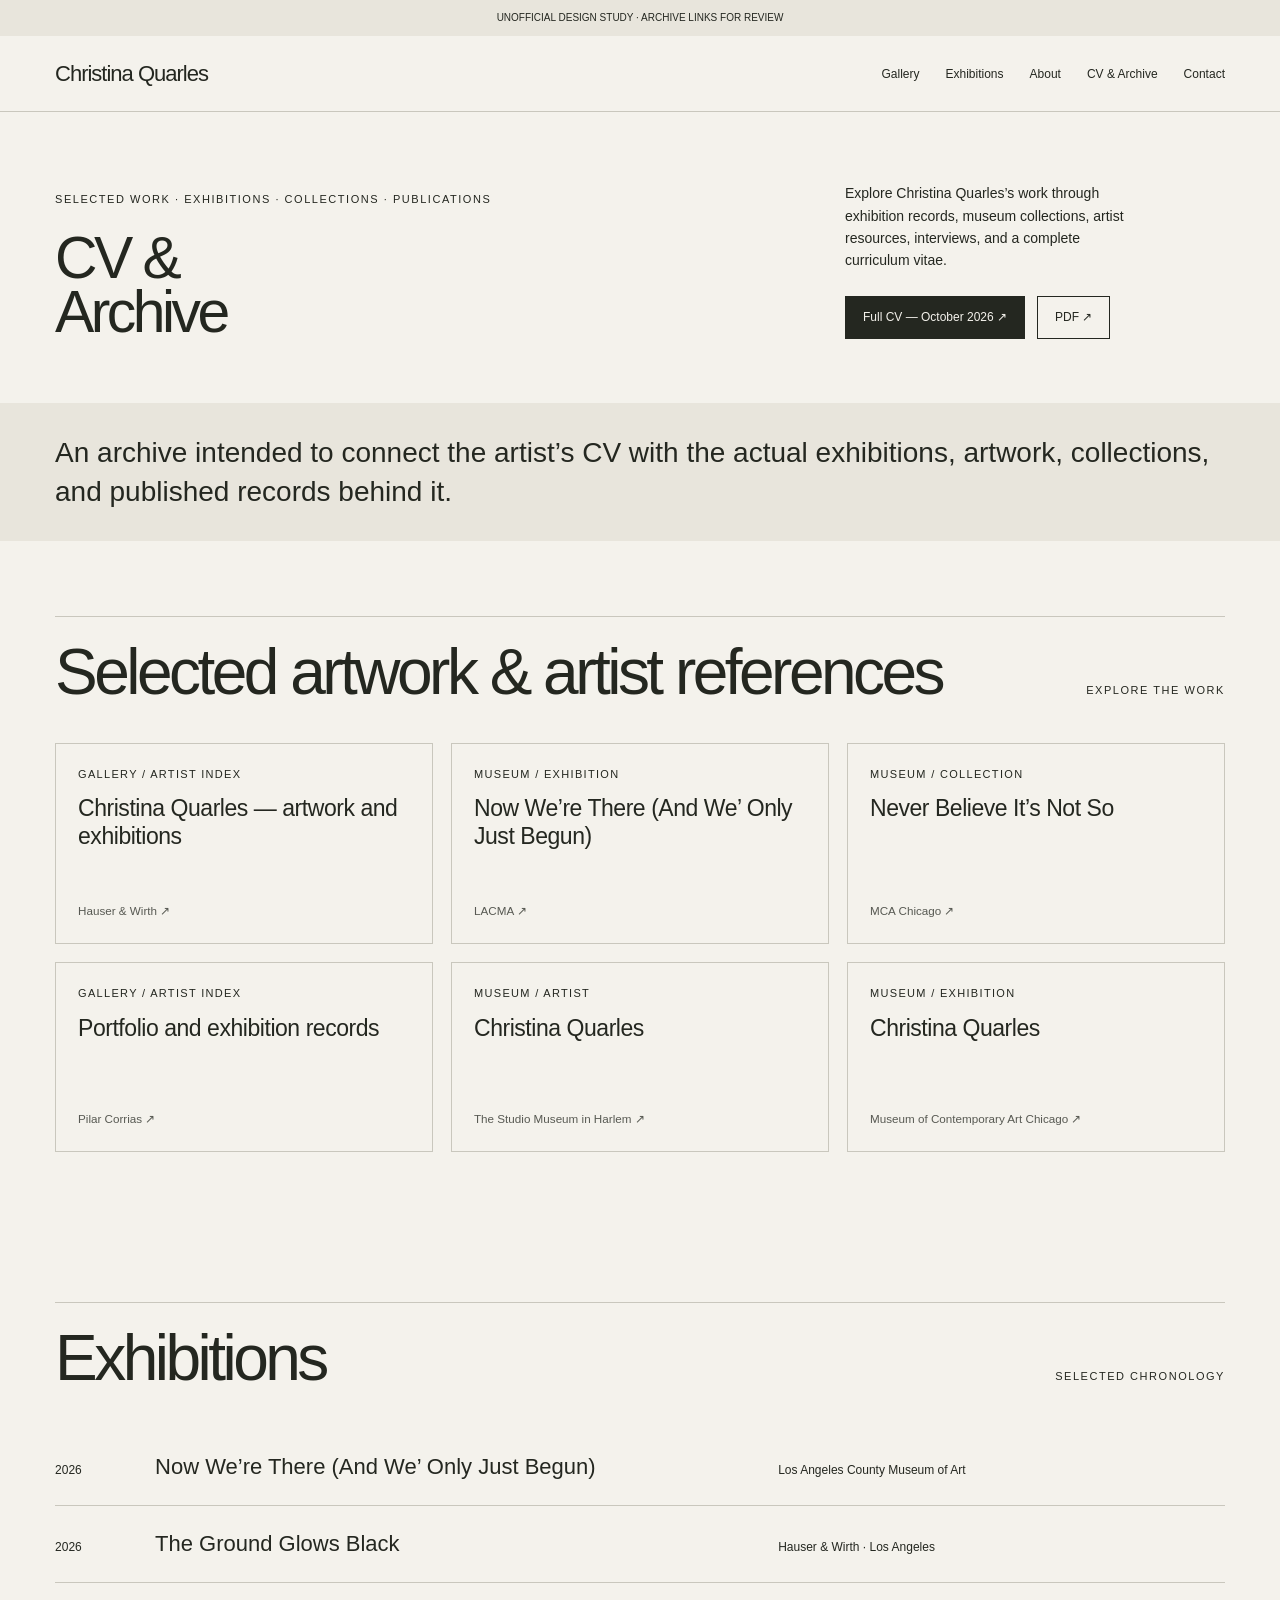
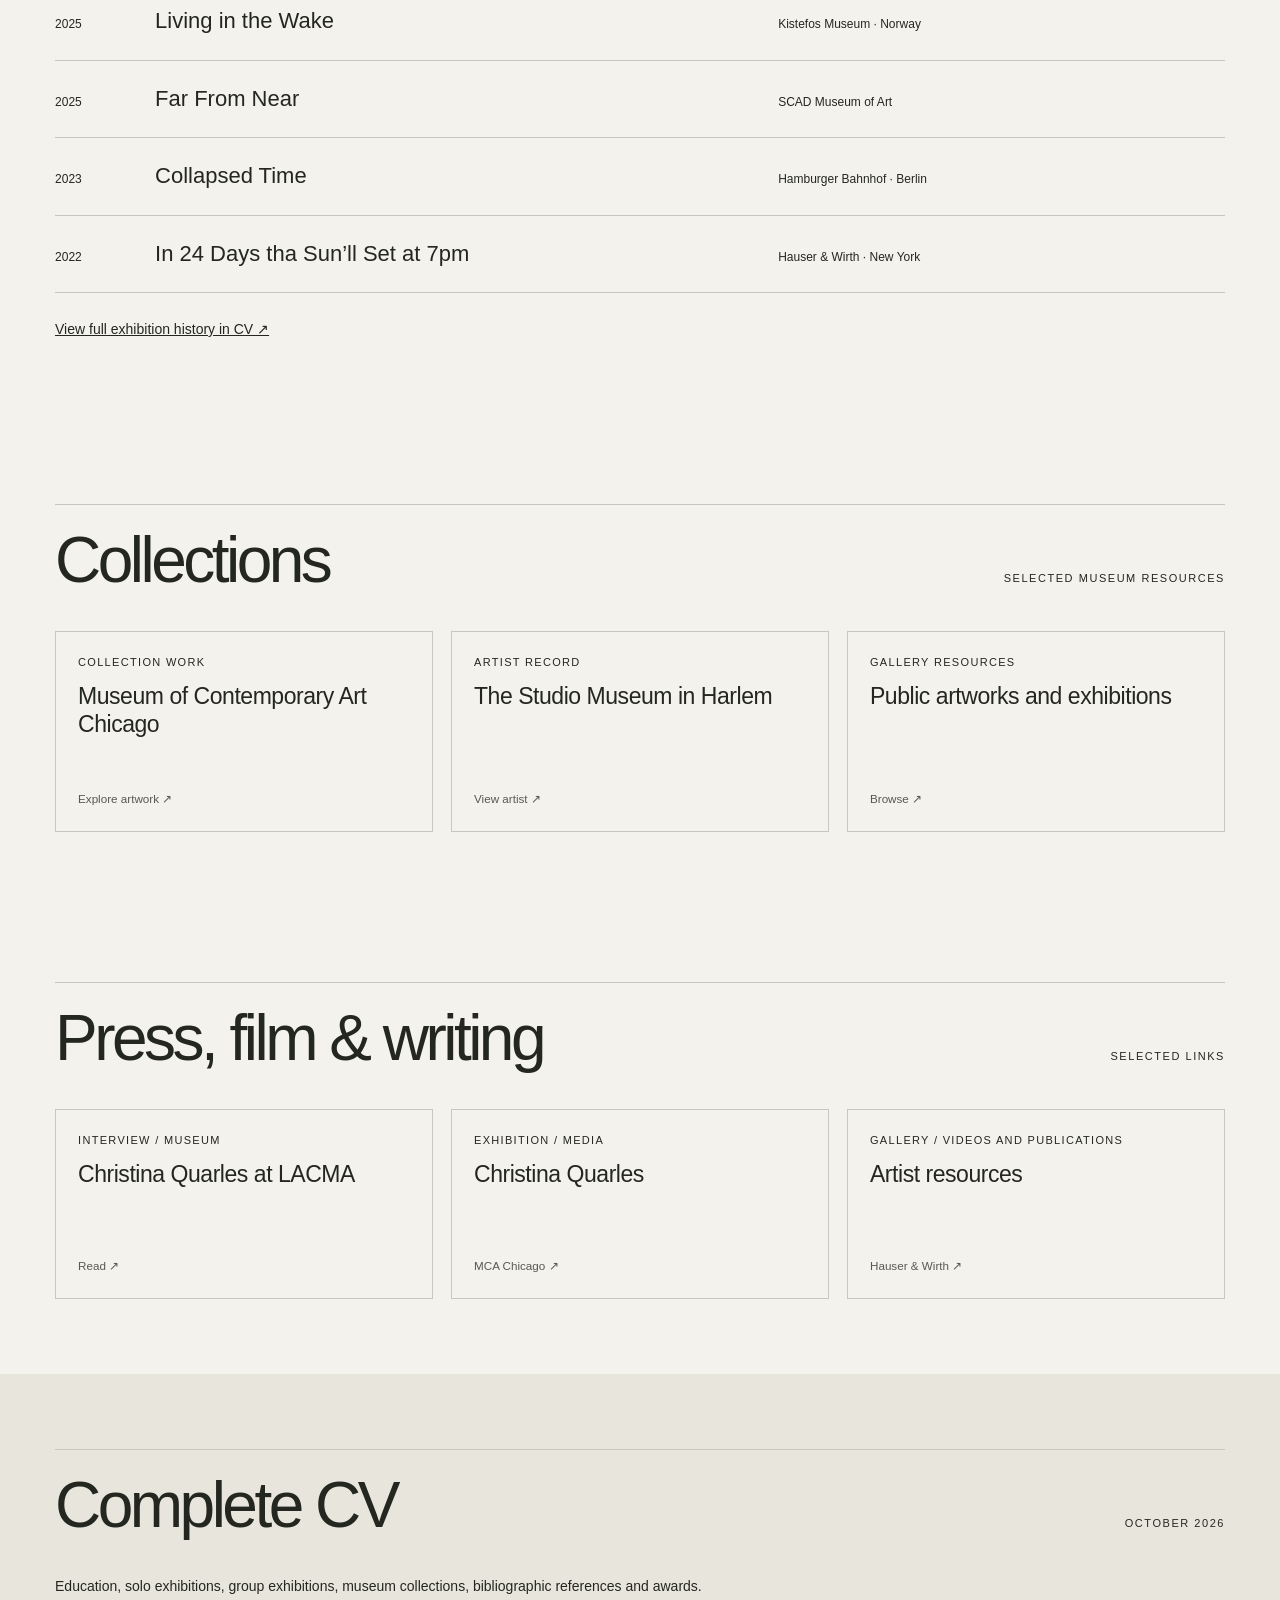
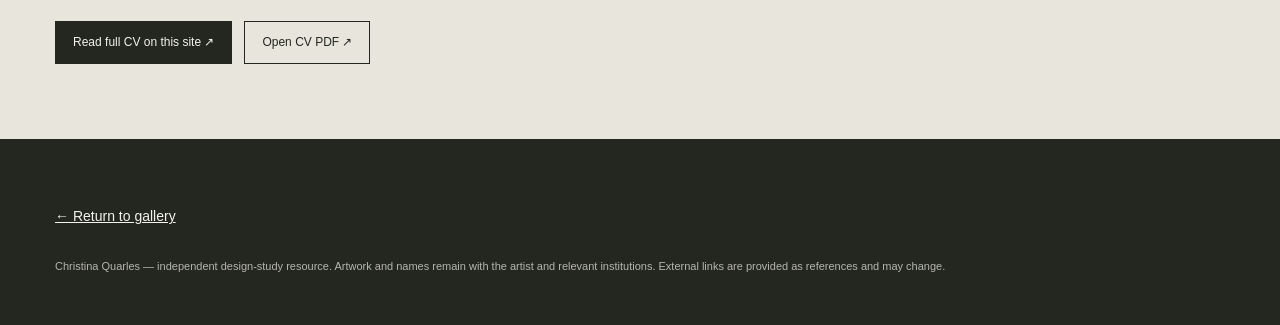
<file: design-study/cv-archive/index.html>
<!doctype html><html lang="en"><head><meta name="color-scheme" content="light only"><style>:root{color-scheme:light only}</style><meta charset="utf-8"><meta name="viewport" content="width=device-width,initial-scale=1"><meta name="robots" content="noindex,nofollow"><meta name="description" content="Christina Quarles CV, selected artwork and exhibition references"><title>Christina Quarles — CV & Archive</title>
<style>
:root{--paper:#f4f2ec;--ink:#242720;--line:#c9c7bd;--light:#e8e5dc}*{box-sizing:border-box}html{scroll-behavior:smooth}body{margin:0;color:var(--ink);background:var(--paper);font:14px/1.6 Arial,Helvetica,sans-serif}a{color:inherit}header{padding:23px 4.3%;border-bottom:1px solid var(--line);display:flex;align-items:center;justify-content:space-between;gap:15px}header .logo{font-size:22px;text-decoration:none;letter-spacing:-1px}nav{display:flex;gap:20px;flex-wrap:wrap}nav a{text-decoration:none;font-size:12px}.hero{display:grid;grid-template-columns:2fr 1fr;gap:30px;align-items:end;padding:56px 4.3% 64px}.kicker{text-transform:uppercase;letter-spacing:.14em;font-size:11px}h1{font-weight:400;line-height:.92;font-size:clamp(34px,4.6vw,72px);letter-spacing:-.06em;margin:22px 0 0}.hero p{max-width:290px}.links{display:flex;gap:12px;margin-top:24px;flex-wrap:wrap}.action{display:inline-block;padding:11px 17px;border:1px solid var(--ink);text-decoration:none;font-size:12px}.action.primary{background:var(--ink);color:var(--paper)}section{padding:75px 4.3%}.head{display:flex;justify-content:space-between;border-top:1px solid var(--line);padding-top:20px;margin-bottom:35px;align-items:baseline}.head h2{font-size:clamp(34px,5vw,65px);line-height:1.1;font-weight:400;letter-spacing:-.055em;margin:0}.head span{font-size:11px;text-transform:uppercase;letter-spacing:.14em}.intro{background:var(--light);padding:30px 4.3%;font:clamp(19px,2.2vw,28px)/1.4 Arial,Helvetica,sans-serif}.refgrid{display:grid;grid-template-columns:repeat(3,1fr);gap:18px}.tile{display:flex;flex-direction:column;justify-content:space-between;gap:40px;min-height:190px;border:1px solid var(--line);padding:22px;text-decoration:none}.tile:hover{background:var(--light)}.tile .label{font-size:11px;text-transform:uppercase;letter-spacing:.12em}.tile h3{font-size:23px;font-weight:400;line-height:1.2;letter-spacing:-.02em;margin:12px 0}.tile small{opacity:.75}.entry{display:grid;grid-template-columns:80px 1.35fr 1fr;gap:20px;border-bottom:1px solid var(--line);padding:25px 0;text-decoration:none;align-items:baseline}.entry h3{font-size:22px;font-weight:400;line-height:1.2;margin:0}.entry .year{font-size:12px}.entry .place{font-size:12px}.more{margin-top:25px}.cvpanel{background:var(--light)}footer{padding:50px 4.3%;background:var(--ink);color:var(--paper)}footer a{display:inline-block;margin-top:16px}.fine{font-size:11px;opacity:.7;margin-top:30px}.notice{background:var(--light);text-align:center;padding:10px;font-size:10px} @media(max-width:730px){header{display:block}nav{margin-top:14px;gap:14px}.hero{display:block;padding:50px 5% 65px}.hero p{margin-top:30px}section{padding:55px 5%}.refgrid{grid-template-columns:1fr}.tile{min-height:135px}.entry{grid-template-columns:58px 1fr}.entry .place{grid-column:2}.head{align-items:center}.head h2{font-size:35px}}

/* Persistent, in-page reference viewer */
.archive-nav{position:sticky;top:0;z-index:30;background:var(--paper)}
#referenceViewer{display:none;position:fixed;top:0;right:0;bottom:0;width:62%;z-index:50;background:var(--paper);border-left:1px solid var(--line);box-shadow:-12px 0 40px rgba(30,29,24,.08)}
body.viewer-open #referenceViewer{display:flex;flex-direction:column}
body.viewer-open>.notice,body.viewer-open>header,body.viewer-open>main,body.viewer-open>footer{width:38%}
body.viewer-open .hero{display:block;padding:40px 5% 45px}
body.viewer-open h1{font-size:clamp(44px,5vw,84px)}
body.viewer-open .hero p{margin-top:25px}
body.viewer-open section{padding:38px 5%}
body.viewer-open .head h2{font-size:clamp(26px,3vw,38px)}
body.viewer-open .refgrid{grid-template-columns:1fr;gap:9px}
body.viewer-open .tile{min-height:125px;gap:8px;padding:18px}
body.viewer-open .tile h3{font-size:19px}
body.viewer-open .entry{grid-template-columns:60px 1fr;gap:12px}
body.viewer-open .entry h3{font-size:18px}
body.viewer-open .entry .place{grid-column:2}
body.viewer-open .intro{font-size:19px}
body.viewer-open nav{gap:11px}
body.viewer-open nav a{font-size:11px}
body.viewer-open .head{display:block}
body.viewer-open .head span{display:block;margin-top:6px}
.reader-bar{min-height:90px;padding:14px 24px 12px;display:flex;align-items:center;gap:20px;justify-content:space-between;border-bottom:1px solid var(--line);background:var(--paper)}
.reader-title{font:21px/1.2 Arial,Helvetica,sans-serif;letter-spacing:-.025em;overflow:hidden;text-overflow:ellipsis;white-space:nowrap}
.reader-meta{font:10px/1.4 Arial,sans-serif;letter-spacing:.09em;text-transform:uppercase;color:#69695f;margin-bottom:5px}
.reader-actions{display:flex;gap:9px;align-items:center;flex-shrink:0}
.reader-actions a,.reader-actions button{display:inline-block;border:1px solid var(--ink);padding:9px 13px;background:transparent;color:var(--ink);font:12px Arial,sans-serif;text-decoration:none;white-space:nowrap;cursor:pointer}
.reader-actions button{background:var(--ink);color:var(--paper)}
.reader-frame{flex:1;min-height:0;width:100%;border:0;background:#fff}
.reader-help{margin:0;padding:8px 22px;background:var(--light);font-size:11px;line-height:1.5}
a.tile.reader-current,a.entry.reader-current{outline:2px solid var(--ink);outline-offset:-2px}
@media(max-width:960px){
 body.viewer-open>.notice,body.viewer-open>header,body.viewer-open>main,body.viewer-open>footer{width:auto}
 #referenceViewer{width:100%;border:0}
 .reader-bar{padding:10px 13px;min-height:75px;gap:10px}
 .reader-title{font-size:16px}
 .reader-actions{gap:6px}
 .reader-actions a,.reader-actions button{padding:9px 10px;font-size:11px}
 .reader-help{padding:8px 13px}
}


/* Archive overview: reliable default for externally blocked websites */
[hidden]{display:none!important}
.reader-content{flex:1;min-height:0;overflow-y:auto;background:var(--paper);padding:clamp(24px,5.5vw,88px) clamp(22px,5.5vw,84px) 70px}
.reader-overview{max-width:820px;margin:0 auto}
.reader-overline{display:flex;align-items:center;gap:14px;flex-wrap:wrap;font:11px/1.5 Arial,sans-serif;text-transform:uppercase;letter-spacing:.14em;color:#6b6259}
.reader-year{border:1px solid var(--line);padding:6px 9px}
.reader-heading{font:400 clamp(34px,4vw,68px)/1.04 Arial,Helvetica,sans-serif;letter-spacing:-.045em;margin:42px 0 28px;overflow-wrap:break-word}
.reader-institution{font:16px/1.7 Arial,sans-serif;margin:0 0 36px}
.reader-divider{height:1px;background:var(--line);margin:34px 0}
.reader-description{font:17px/1.8 Arial,Helvetica,sans-serif;color:#4e4d45;max-width:650px;margin:0 0 26px}
.reader-source{font:12px/1.7 Arial,sans-serif;letter-spacing:.03em;margin:0 0 30px;overflow-wrap:anywhere;color:#68675e}
.reader-source strong{color:var(--ink);font-weight:500}
.reader-ctas{display:flex;flex-wrap:wrap;gap:10px;margin-top:24px}
.reader-ctas a,.reader-ctas button{display:inline-block;min-height:45px;padding:12px 18px;border:1px solid var(--ink);font:12px Arial,sans-serif;background:transparent;color:var(--ink);text-decoration:none;cursor:pointer}
.reader-ctas .primary{background:var(--ink);color:var(--paper)}
.reader-fine{font:11px/1.65 Arial,sans-serif;color:#737167;margin-top:35px;max-width:650px}
.reader-help{display:flex;justify-content:space-between;gap:15px;align-items:center}
.reader-help button{border:1px solid var(--ink);background:var(--paper);padding:8px 12px;cursor:pointer;font:12px Arial,sans-serif;flex-shrink:0}
@media(max-width:960px){
 .reader-content{padding:35px 5% 50px}
 .reader-heading{font-size:clamp(32px,7vw,58px);margin-top:30px}
 .reader-description{font-size:16px}
}
</style><style>.tile .thumb{display:block;width:calc(100% + 44px);margin:-22px -22px 14px;height:170px;object-fit:cover;background:#e5e2d8}.entry .thumb{width:150px;height:96px;object-fit:cover;background:#e5e2d8;align-self:center}.entry:has(.thumb){grid-template-columns:70px 150px 1.35fr 1fr;align-items:center}@media(max-width:720px){.tile .thumb{width:calc(100% + 36px);margin:-18px -18px 10px;height:150px}.entry:has(.thumb){grid-template-columns:96px 1fr;gap:6px 14px}.entry:has(.thumb) .year{grid-column:2;grid-row:1}.entry .thumb{width:96px;height:72px;grid-column:1;grid-row:1/4}.entry:has(.thumb) h3{grid-column:2}.entry:has(.thumb) .place{grid-column:2}}</style>
<style id="sitehead-css">
header.sitehead{display:flex;flex-direction:row;align-items:center;justify-content:space-between;gap:24px;padding:20px 4.3%;border-bottom:1px solid #c9c7bd;background:#f4f2ec;position:sticky;top:0;z-index:30;font-family:Arial,Helvetica,sans-serif;width:auto}
header.sitehead .brand{font-size:22px;letter-spacing:-1px;color:#242720;text-decoration:none;white-space:nowrap;margin:0}
header.sitehead nav{display:flex;flex-wrap:nowrap;align-items:center;justify-content:flex-end;gap:26px;margin:0;padding:0;font:12px Arial,Helvetica,sans-serif;letter-spacing:0;text-transform:none;white-space:nowrap;overflow-x:auto;scrollbar-width:none;position:static;background:none}
header.sitehead nav::-webkit-scrollbar{display:none}
header.sitehead nav a{color:#242720;text-decoration:none;border:0;padding:0;font:inherit;letter-spacing:0;text-transform:none}
header.sitehead nav a:hover{text-decoration:underline;text-underline-offset:5px}
@media(max-width:720px){header.sitehead{flex-direction:column;align-items:flex-start;gap:12px;padding:16px 5% 14px}header.sitehead .brand{font-size:20px}header.sitehead nav{width:100%;justify-content:flex-start;gap:16px}}
</style>
</head><body>
<div class="notice">UNOFFICIAL DESIGN STUDY · ARCHIVE LINKS FOR REVIEW</div>
<header class="archive-nav sitehead"><a class="brand" href="/">Christina Quarles</a><nav aria-label="Main menu"><a href="/design-study/#works">Gallery</a><a href="/design-study/#exhibitions">Exhibitions</a><a href="/design-study/#about">About</a><a href="/design-study/cv-archive/">CV &amp; Archive</a><a href="/design-study/#contact">Contact</a></nav></header>
<main><div class="hero"><div><div class="kicker">Selected work · Exhibitions · Collections · Publications</div><h1>CV &amp;<br>Archive</h1></div><div><p>Explore Christina Quarles’s work through exhibition records, museum collections, artist resources, interviews, and a complete curriculum vitae.</p><div class="links"><a class="action primary" href="../../cv.html">Full CV — October 2026 ↗</a><a class="action" href="https://cq.mymacguy.us/christina-quarles-cv-october-2026.pdf" target="_blank" rel="noopener">PDF ↗</a></div></div></div>
<div class="intro">An archive intended to connect the artist’s CV with the actual exhibitions, artwork, collections, and published records behind it.</div>
<section id="selected"><div class="head"><h2>Selected artwork &amp; artist references</h2><span>Explore the work</span></div><div class="refgrid">
<a class="tile" href="https://www.hauserwirth.com/artists/33678-christina-quarles/" target="_blank" rel="noopener"><img class="thumb" src="https://payload.cargocollective.com/1/22/727799/14630084/20260217_HW_Quarles_019-web-hires_2000_c.jpg" loading="lazy" alt="" onerror="this.remove()"><div><div class="label">Gallery / Artist index</div><h3>Christina Quarles — artwork and exhibitions</h3></div><small>Hauser &amp; Wirth ↗</small></a>
<a class="tile" href="https://www.lacma.org/art/exhibition/christina-quarles-now-were-there-and-we-only-just-begun" target="_blank" rel="noopener"><img class="thumb" src="https://payload.cargocollective.com/1/22/727799/14641290/EX9627-VW003-web-hires_2000_c.jpg" loading="lazy" alt="" onerror="this.remove()"><div><div class="label">Museum / Exhibition</div><h3>Now We’re There (And We’ Only Just Begun)</h3></div><small>LACMA ↗</small></a>
<a class="tile" href="https://mcachicago.org/art-artists/collection/never-believe-its-not-so-never-believe-its-not-so/" target="_blank" rel="noopener"><img class="thumb" src="https://payload.cargocollective.com/1/22/727799/14256739/ChristinaQuarles_20210312_0002_2000_c.jpg" loading="lazy" alt="" onerror="this.remove()"><div><div class="label">Museum / Collection</div><h3>Never Believe It’s Not So</h3></div><small>MCA Chicago ↗</small></a>
<a class="tile" href="https://www.pilarcorrias.com/artists/26-christina-quarles/" target="_blank" rel="noopener"><img class="thumb" src="https://payload.cargocollective.com/1/22/727799/14488956/Christina-Quarles--Tripping-Over-My-Joy-Ph-by-Andrea-Rossetti-4_2000_c.jpg" loading="lazy" alt="" onerror="this.remove()"><div><div class="label">Gallery / Artist index</div><h3>Portfolio and exhibition records</h3></div><small>Pilar Corrias ↗</small></a>
<a class="tile" href="https://www.studiomuseum.org/artists/christina-quarles" target="_blank" rel="noopener"><img class="thumb" src="https://payload.cargocollective.com/1/22/727799/13300817/DSC_6704_2000_c.jpg" loading="lazy" alt="" onerror="this.remove()"><div><div class="label">Museum / Artist</div><h3>Christina Quarles</h3></div><small>The Studio Museum in Harlem ↗</small></a>
<a class="tile" href="https://mcachicago.org/whats-on/exhibitions/christina-quarles/" target="_blank" rel="noopener"><img class="thumb" src="https://payload.cargocollective.com/1/22/727799/14256739/ChristinaQuarles_20210312_0017_2000_c.jpg" loading="lazy" alt="" onerror="this.remove()"><div><div class="label">Museum / Exhibition</div><h3>Christina Quarles</h3></div><small>Museum of Contemporary Art Chicago ↗</small></a>
</div></section>
<section id="exhibitions"><div class="head"><h2>Exhibitions</h2><span>Selected chronology</span></div>
<a class="entry" href="https://www.lacma.org/art/exhibition/christina-quarles-now-were-there-and-we-only-just-begun" target="_blank" rel="noopener"><span class="year">2026</span><img class="thumb" src="https://payload.cargocollective.com/1/22/727799/14641290/EX9627-VW003-web-hires_2000_c.jpg" loading="lazy" alt="" onerror="this.remove()"><h3>Now We’re There (And We’ Only Just Begun)</h3><span class="place">Los Angeles County Museum of Art</span></a>
<a class="entry" href="https://www.hauserwirth.com/hauser-wirth-exhibitions/christina-quarles-losangeles-2026/" target="_blank" rel="noopener"><span class="year">2026</span><img class="thumb" src="https://payload.cargocollective.com/1/22/727799/14630084/20260217_HW_Quarles_019-web-hires_2000_c.jpg" loading="lazy" alt="" onerror="this.remove()"><h3>The Ground Glows Black</h3><span class="place">Hauser &amp; Wirth · Los Angeles</span></a>
<a class="entry" href="../../cv.html"><span class="year">2025</span><img class="thumb" src="https://payload.cargocollective.com/1/22/727799/14591796/_DSF1253_2000_c.jpg" loading="lazy" alt="" onerror="this.remove()"><h3>Living in the Wake</h3><span class="place">Kistefos Museum · Norway</span></a>
<a class="entry" href="https://www.scadmoa.org/exhibitions/far-from-near" target="_blank" rel="noopener"><span class="year">2025</span><img class="thumb" src="https://payload.cargocollective.com/1/22/727799/14581595/unnamed-1_2000_c.jpg" loading="lazy" alt="" onerror="this.remove()"><h3>Far From Near</h3><span class="place">SCAD Museum of Art</span></a>
<a class="entry" href="../../cv.html"><span class="year">2023</span><img class="thumb" src="https://payload.cargocollective.com/1/22/727799/14447427/Hamburger-Bahnhof--Christina-Quarles-2023-Ph-by-Andrea-Rossetti-28_2000_c.jpg" loading="lazy" alt="" onerror="this.remove()"><h3>Collapsed Time</h3><span class="place">Hamburger Bahnhof · Berlin</span></a>
<a class="entry" href="../../cv.html"><span class="year">2022</span><img class="thumb" src="https://payload.cargocollective.com/1/22/727799/14404174/QUARL118824-QUARL117095-QUARL118825-web-hires_2000_c.jpg" loading="lazy" alt="" onerror="this.remove()"><h3>In 24 Days tha Sun’ll Set at 7pm</h3><span class="place">Hauser &amp; Wirth · New York</span></a><p class="more"><a href="../../cv.html">View full exhibition history in CV ↗</a></p></section>
<section id="collections"><div class="head"><h2>Collections</h2><span>Selected museum resources</span></div><div class="refgrid"><a class="tile" href="https://mcachicago.org/art-artists/collection/never-believe-its-not-so-never-believe-its-not-so/" target="_blank" rel="noopener"><img class="thumb" src="https://payload.cargocollective.com/1/22/727799/14256739/ChristinaQuarles_20210312_0002_2000_c.jpg" loading="lazy" alt="" onerror="this.remove()"><div><div class="label">Collection work</div><h3>Museum of Contemporary Art Chicago</h3></div><small>Explore artwork ↗</small></a><a class="tile" href="https://www.studiomuseum.org/artists/christina-quarles" target="_blank" rel="noopener"><img class="thumb" src="https://payload.cargocollective.com/1/22/727799/13300817/DSC_6704_2000_c.jpg" loading="lazy" alt="" onerror="this.remove()"><div><div class="label">Artist record</div><h3>The Studio Museum in Harlem</h3></div><small>View artist ↗</small></a><a class="tile" href="https://www.hauserwirth.com/artists/33678-christina-quarles/" target="_blank" rel="noopener"><img class="thumb" src="https://payload.cargocollective.com/1/22/727799/14630084/20260217_HW_Quarles_019-web-hires_2000_c.jpg" loading="lazy" alt="" onerror="this.remove()"><div><div class="label">Gallery resources</div><h3>Public artworks and exhibitions</h3></div><small>Browse ↗</small></a></div></section>
<section id="press"><div class="head"><h2>Press, film &amp; writing</h2><span>Selected links</span></div><div class="refgrid"><a class="tile" href="https://unframed.lacma.org/node/4099" target="_blank" rel="noopener"><img class="thumb" src="https://payload.cargocollective.com/1/22/727799/14641290/EX9627-VW003-web-hires_2000_c.jpg" loading="lazy" alt="" onerror="this.remove()"><div><div class="label">Interview / Museum</div><h3>Christina Quarles at LACMA</h3></div><small>Read ↗</small></a><a class="tile" href="https://mcachicago.org/whats-on/exhibitions/christina-quarles/" target="_blank" rel="noopener"><img class="thumb" src="https://payload.cargocollective.com/1/22/727799/14256739/ChristinaQuarles_20210312_0017_2000_c.jpg" loading="lazy" alt="" onerror="this.remove()"><div><div class="label">Exhibition / Media</div><h3>Christina Quarles</h3></div><small>MCA Chicago ↗</small></a><a class="tile" href="https://www.hauserwirth.com/artists/33678-christina-quarles/" target="_blank" rel="noopener"><img class="thumb" src="https://payload.cargocollective.com/1/22/727799/14630084/20260217_HW_Quarles_019-web-hires_2000_c.jpg" loading="lazy" alt="" onerror="this.remove()"><div><div class="label">Gallery / Videos and publications</div><h3>Artist resources</h3></div><small>Hauser &amp; Wirth ↗</small></a></div></section>
<section class="cvpanel" id="cv"><div class="head"><h2>Complete CV</h2><span>October 2026</span></div><p>Education, solo exhibitions, group exhibitions, museum collections, bibliographic references and awards.</p><div class="links"><a href="../../cv.html" class="action primary">Read full CV on this site ↗</a><a href="https://cq.mymacguy.us/christina-quarles-cv-october-2026.pdf" class="action" target="_blank" rel="noopener">Open CV PDF ↗</a></div></section>
</main><footer><a href="../">← Return to gallery</a><div class="fine">Christina Quarles — independent design-study resource. Artwork and names remain with the artist and relevant institutions. External links are provided as references and may change.</div></footer>
<aside id="referenceViewer" role="region" aria-label="Reference viewer" aria-hidden="true">
  <div class="reader-bar">
    <div style="min-width:0"><div class="reader-meta">Christina Quarles / CV &amp; Archive / Reference viewer</div><div class="reader-title" id="readerTitle">Reference</div></div>
    <div class="reader-actions"><a id="readerOriginal" href="#" target="_blank" rel="noopener noreferrer">Open original ↗</a><button type="button" id="readerClose" aria-label="Close reference and return to archive">← Archive</button></div>
  </div>

  <div class="reader-content" id="readerContent" role="document">
    <div class="reader-overview">
      <div class="reader-overline"><span id="readerCategory">Archive reference</span><span class="reader-year" id="readerYear" hidden></span></div>
      <h2 class="reader-heading" id="readerHeading">Selected resource</h2>
      <p class="reader-institution" id="readerInstitution">Institution</p>
      <div class="reader-divider"></div>
      <p class="reader-description" id="readerDescription">View the original resource for the complete reference.</p>
      <p class="reader-source">Original publisher: <strong id="readerHost">Source website</strong></p>
      <div class="reader-ctas"><a class="primary" id="readerOpen" href="#" target="_blank" rel="noopener noreferrer">View original source ↗</a></div>
      <p class="reader-fine">This overview stays inside Christina Quarles’s archive. The original article, exhibition page, or museum record is hosted by its publisher and may not permit display inside another website.</p>
    </div>
  </div>
  <iframe class="reader-frame" id="readerFrame" title="Referenced exhibition, artwork or publication" referrerpolicy="no-referrer-when-downgrade" allow="fullscreen" hidden></iframe>
  <div class="reader-help" id="readerHelp" hidden><span>Some external websites block embedded viewing. If this page is blank, open the original or return to the overview.</span><button type="button" id="readerOverview">Overview</button></div>
</aside>
<script>
(() => {
  const reader = document.getElementById('referenceViewer');
  const frame = document.getElementById('readerFrame');
  const content = document.getElementById('readerContent');
  const help = document.getElementById('readerHelp');
  const title = document.getElementById('readerTitle');
  const heading = document.getElementById('readerHeading');
  const category = document.getElementById('readerCategory');
  const year = document.getElementById('readerYear');
  const institution = document.getElementById('readerInstitution');
  const description = document.getElementById('readerDescription');
  const host = document.getElementById('readerHost');
  const original = document.getElementById('readerOriginal');
  const openLink = document.getElementById('readerOpen');
  const close = document.getElementById('readerClose');
  
  const overview = document.getElementById('readerOverview');
  const archive = document.querySelector('main');
  let priorFocus = null;
  let currentLink = null;

  function showOverview() {
    frame.hidden = true;
    frame.removeAttribute('src');
    help.hidden = true;
    content.hidden = false;
  }
  function showFrame() {
    content.hidden = true;
    help.hidden = false;
    frame.hidden = false;
    frame.src = original.href;
  }
  function hide() {
    if (!document.body.classList.contains('viewer-open')) return;
    showOverview();
    document.body.classList.remove('viewer-open');
    reader.setAttribute('aria-hidden','true');
    if (currentLink) currentLink.classList.remove('reader-current');
    currentLink = null;
    if (priorFocus && document.contains(priorFocus)) priorFocus.focus({preventScroll:true});
  }
  const descriptions = {
    selected: 'This reference is part of the artist’s selected work and institutional resource index. Open the publisher’s website to view its complete artwork photography, credits, and related information.',
    exhibitions: 'This exhibition is included in Christina Quarles’s selected exhibition chronology. The original listing may contain installation views, accompanying texts, dates and institutional information.',
    collections: 'This institutional resource is linked from the collection section of Christina Quarles’s archive. Visit the source for its published artwork or artist record and accompanying documentation.',
    press: 'This entry links to writing, interviews, video or other published material about Christina Quarles. The publisher’s original page provides the complete content.',
    cv: 'Explore the artist’s complete curriculum vitae, including education, exhibitions, collections, awards and bibliography.'
  };
  archive.addEventListener('click', (event) => {
    const a = event.target.closest('a[href]');
    if (!a || event.defaultPrevented || event.button !== 0 || event.metaKey || event.ctrlKey || event.shiftKey || event.altKey) return;
    const href = a.getAttribute('href');
    if (!href || href.charAt(0)==='#' || /^(mailto:|tel:|javascript:)/i.test(href) || a.hasAttribute('download')) return;
    let url;
    try { url = new URL(href, location.href); } catch { return; }
    if (!['http:','https:'].includes(url.protocol)) return;
    event.preventDefault();
    priorFocus = document.activeElement;
    if (currentLink) currentLink.classList.remove('reader-current');
    currentLink = a;
    a.classList.add('reader-current');
    const h = a.querySelector('h3');
    const itemTitle = h ? h.textContent.trim() : a.textContent.replace(/↗/g,'').trim();
    const section = a.closest('section');
    const kind = section ? section.id : 'selected';
    const label = a.querySelector('.label');
    const place = a.querySelector('.place');
    const small = a.querySelector('small');
    const yr = a.querySelector('.year');
    const sourceName = place ? place.textContent.trim() : small ? small.textContent.replace(/↗/g,'').trim() : url.hostname.replace(/^www\./,'');
    title.textContent = itemTitle;
    heading.textContent = itemTitle;
    category.textContent = label ? label.textContent.trim() : (section?.querySelector('.head h2')?.textContent.trim() || 'Curriculum vitae');
    institution.textContent = sourceName;
    description.textContent = descriptions[kind] || descriptions.selected;
    const y = yr?.textContent.trim() || '';
    year.textContent = y;
    year.hidden = !y;
    host.textContent = url.hostname.replace(/^www\./,'');
    original.href = url.href;
    openLink.href = url.href;
    document.body.classList.add('viewer-open');
    reader.setAttribute('aria-hidden','false');
    if (url.origin === location.origin && /\.html(?:$|[?#])/i.test(url.href)) showFrame();
    else showOverview();
    close.focus({preventScroll:true});
  });
  
  overview.addEventListener('click',showOverview);
  close.addEventListener('click',hide);
  window.addEventListener('keydown',event=>{if(event.key==='Escape')hide()});
})();
</script>

</body></html>
</file>
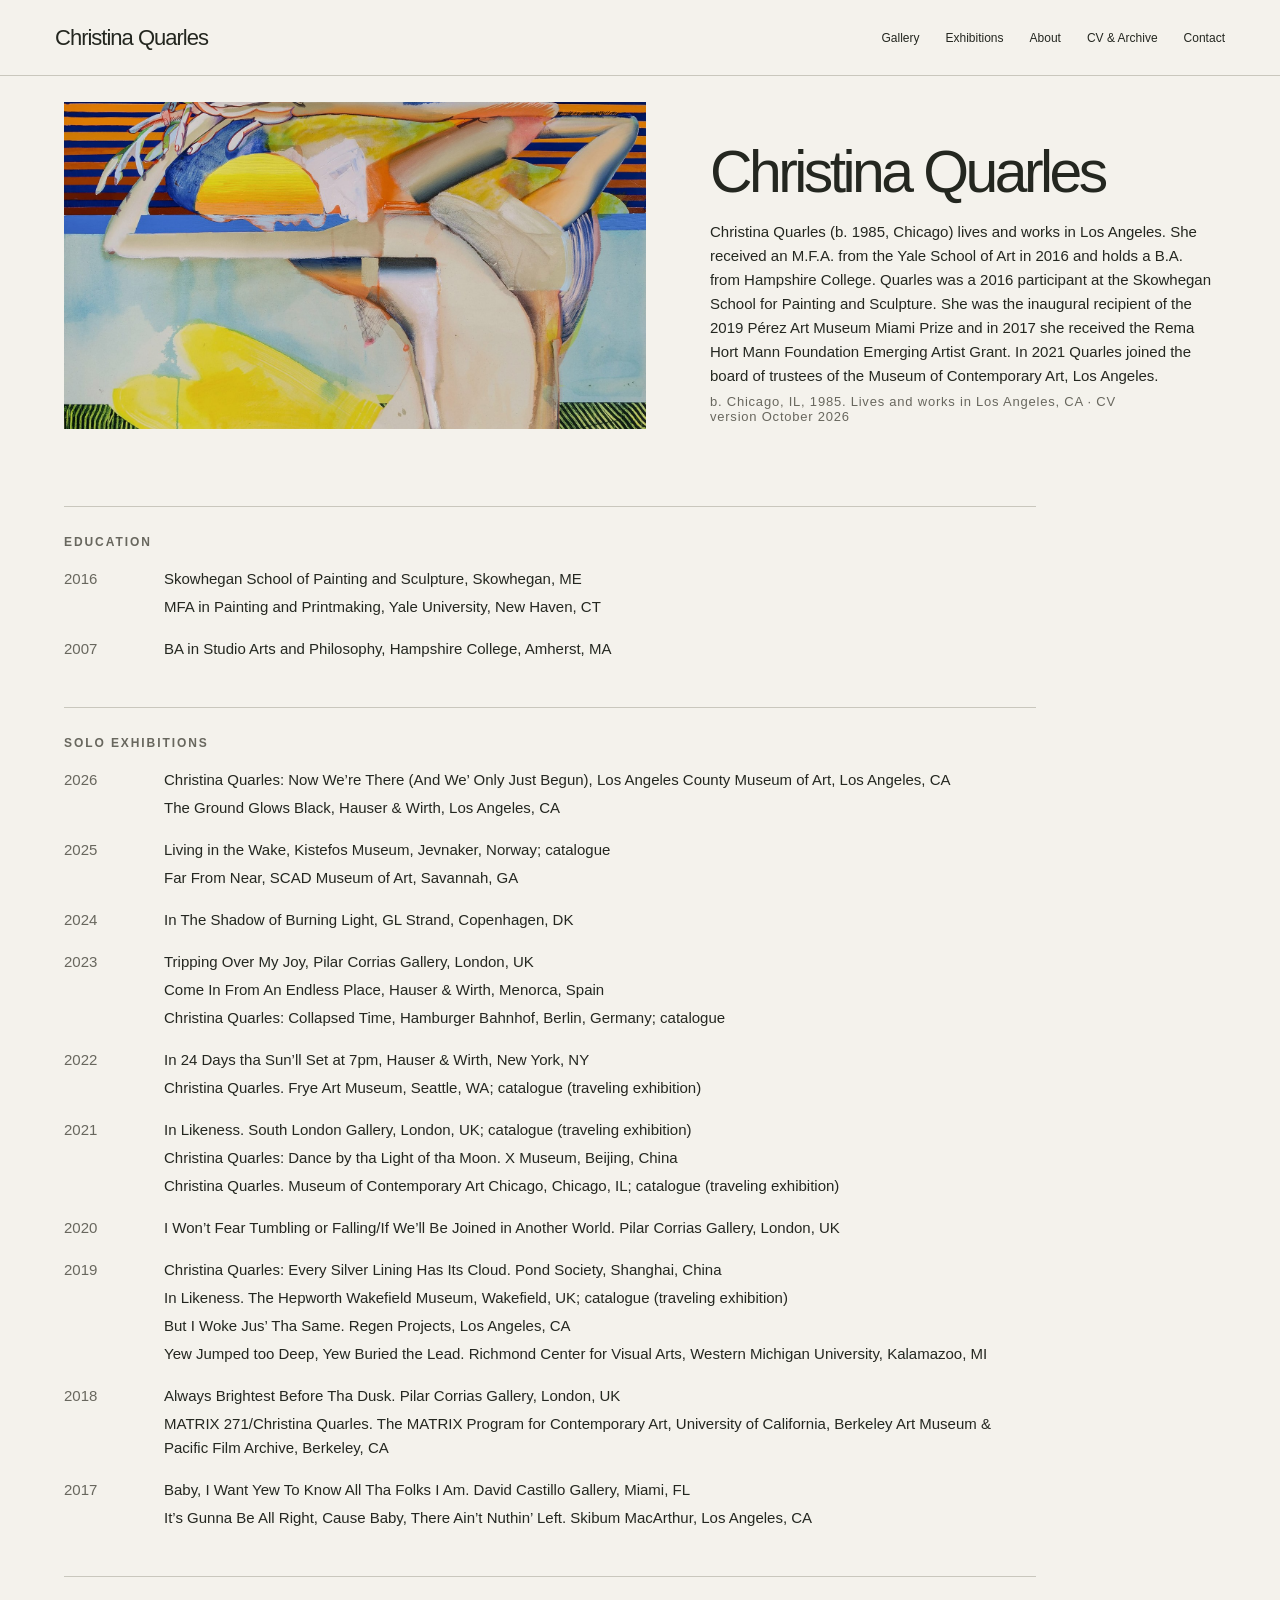
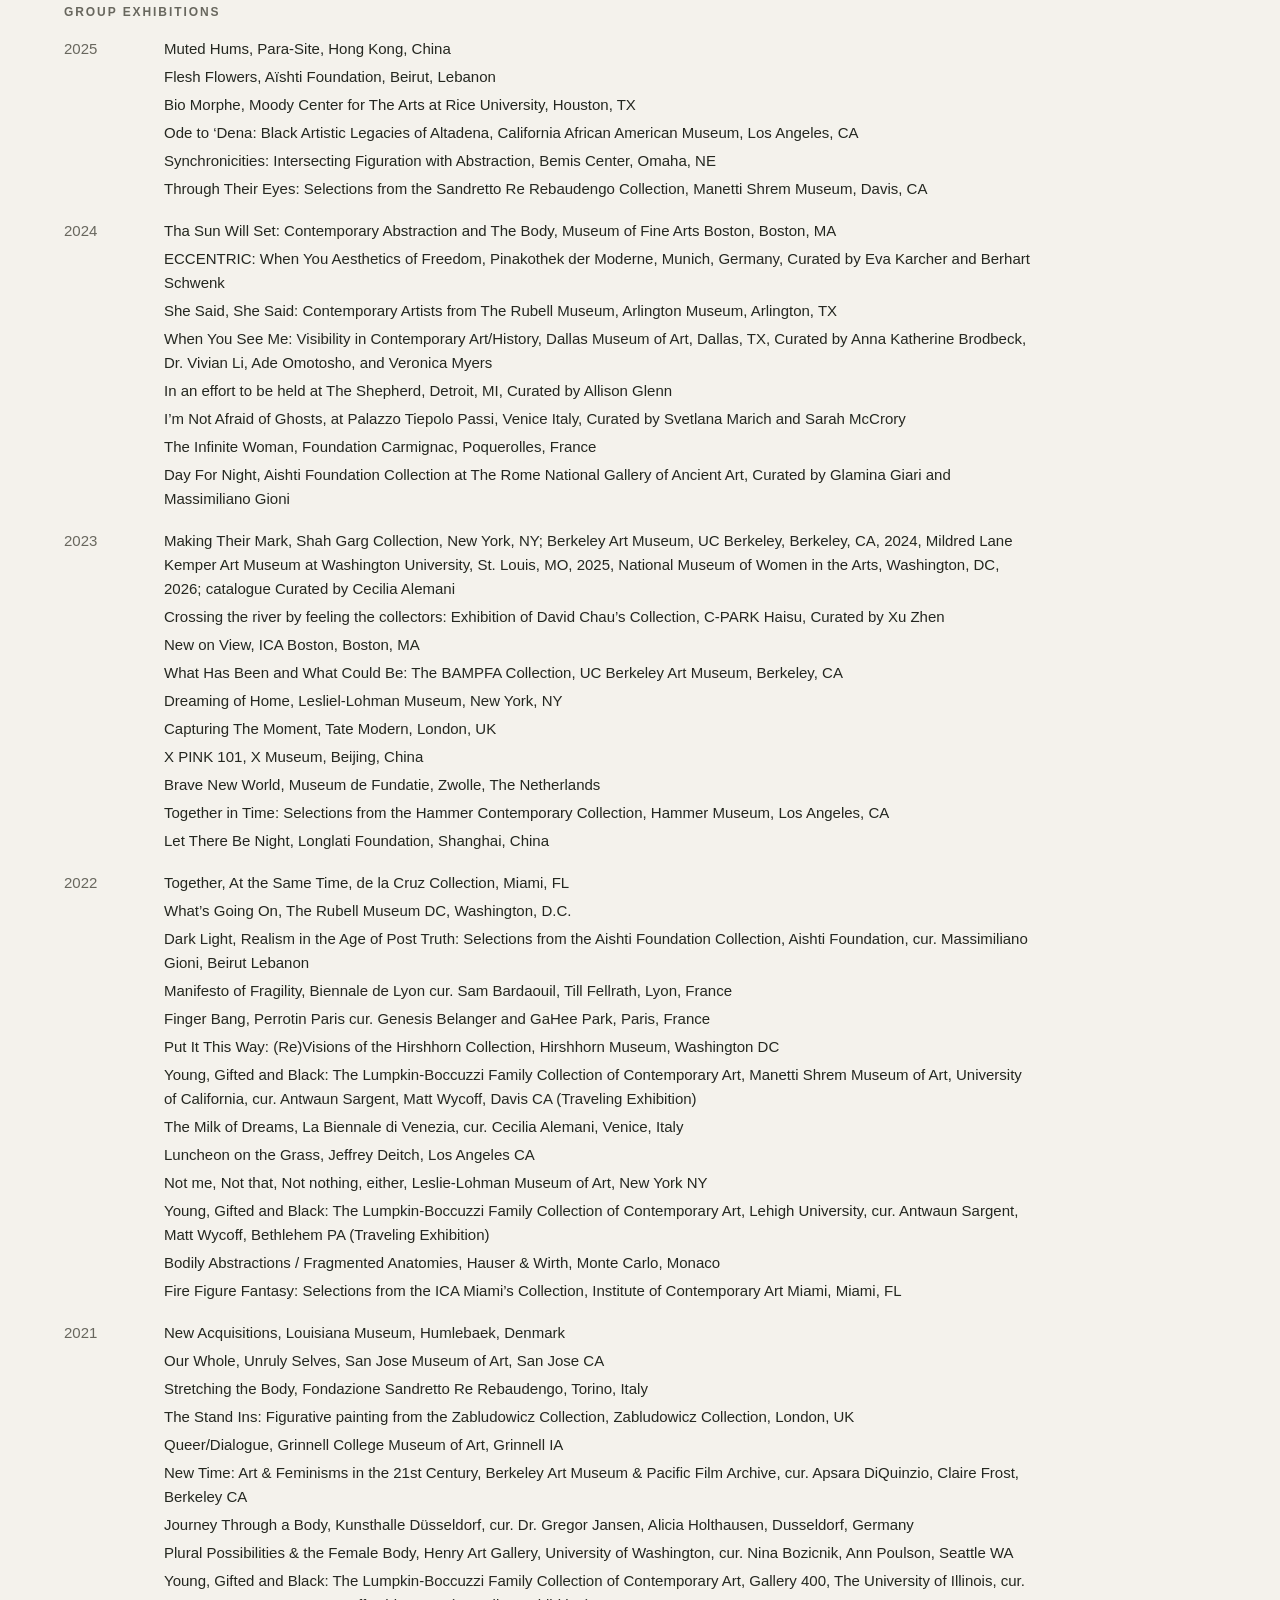
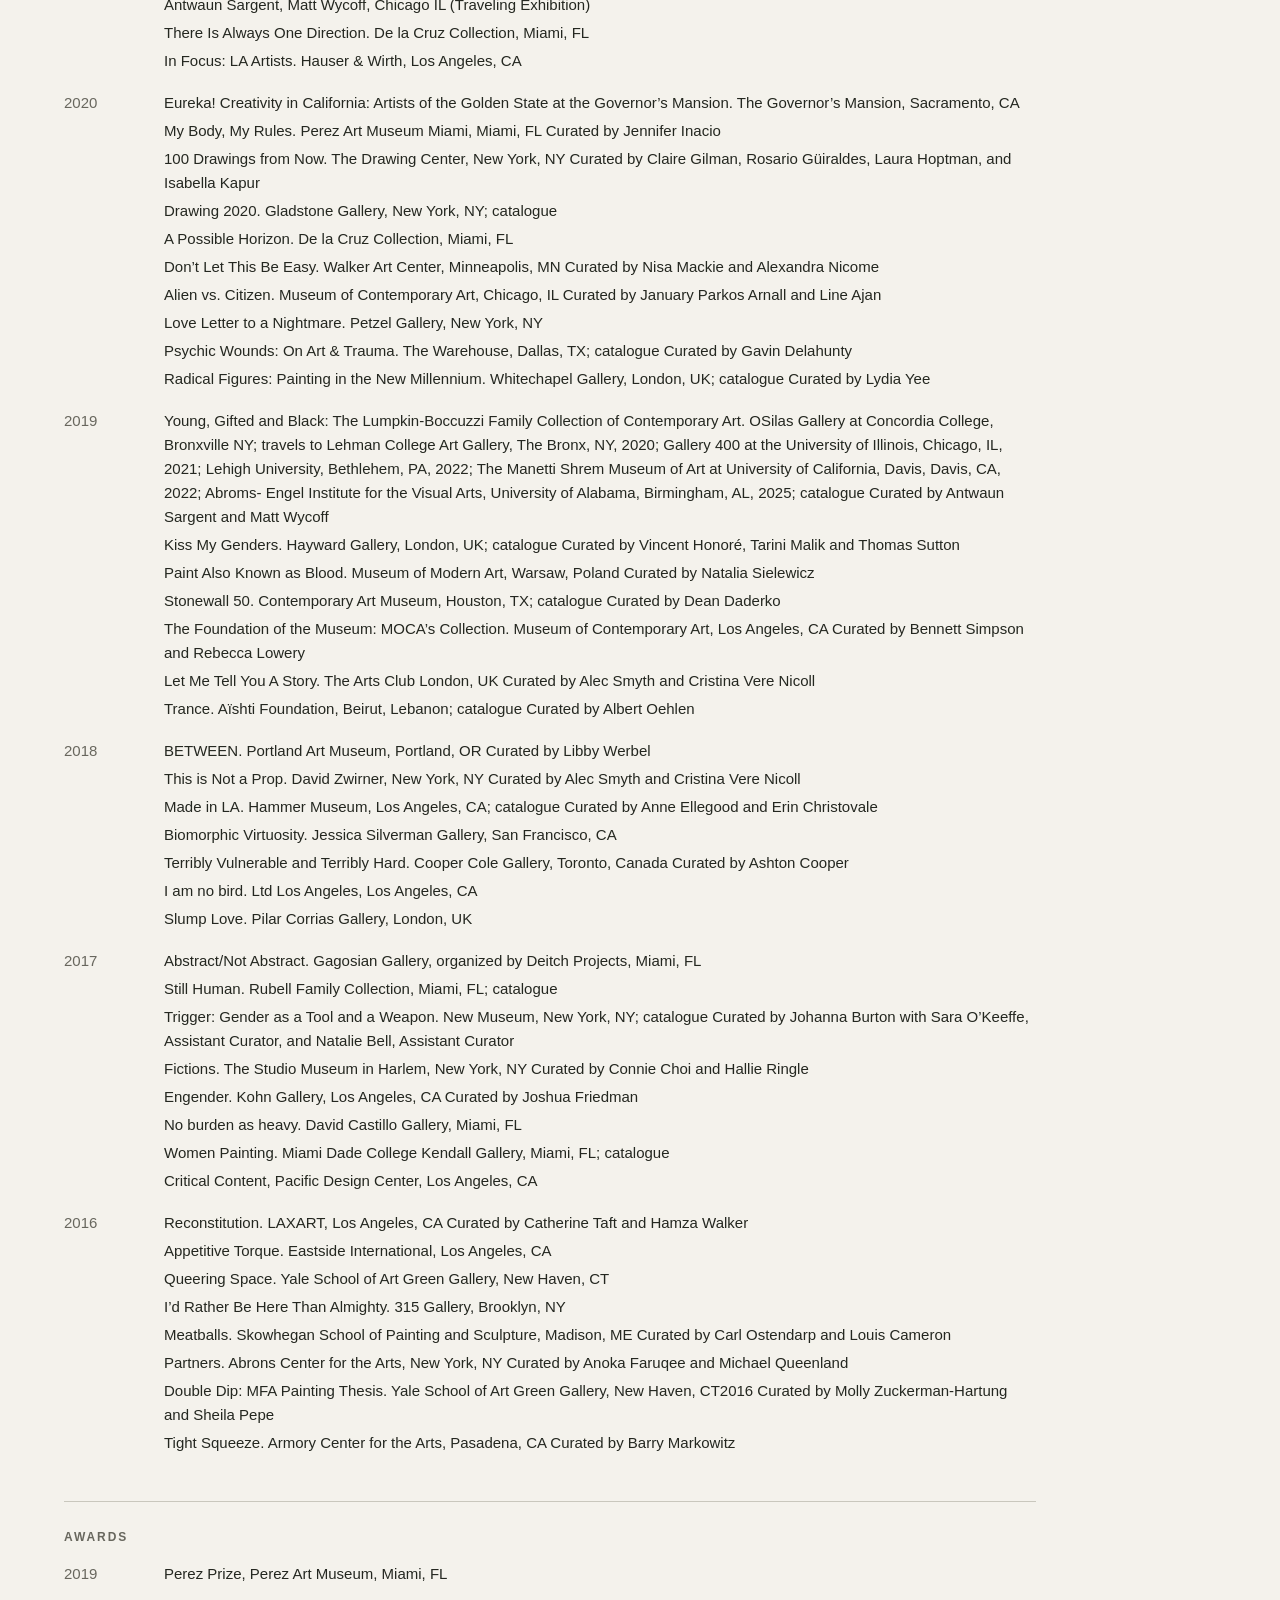
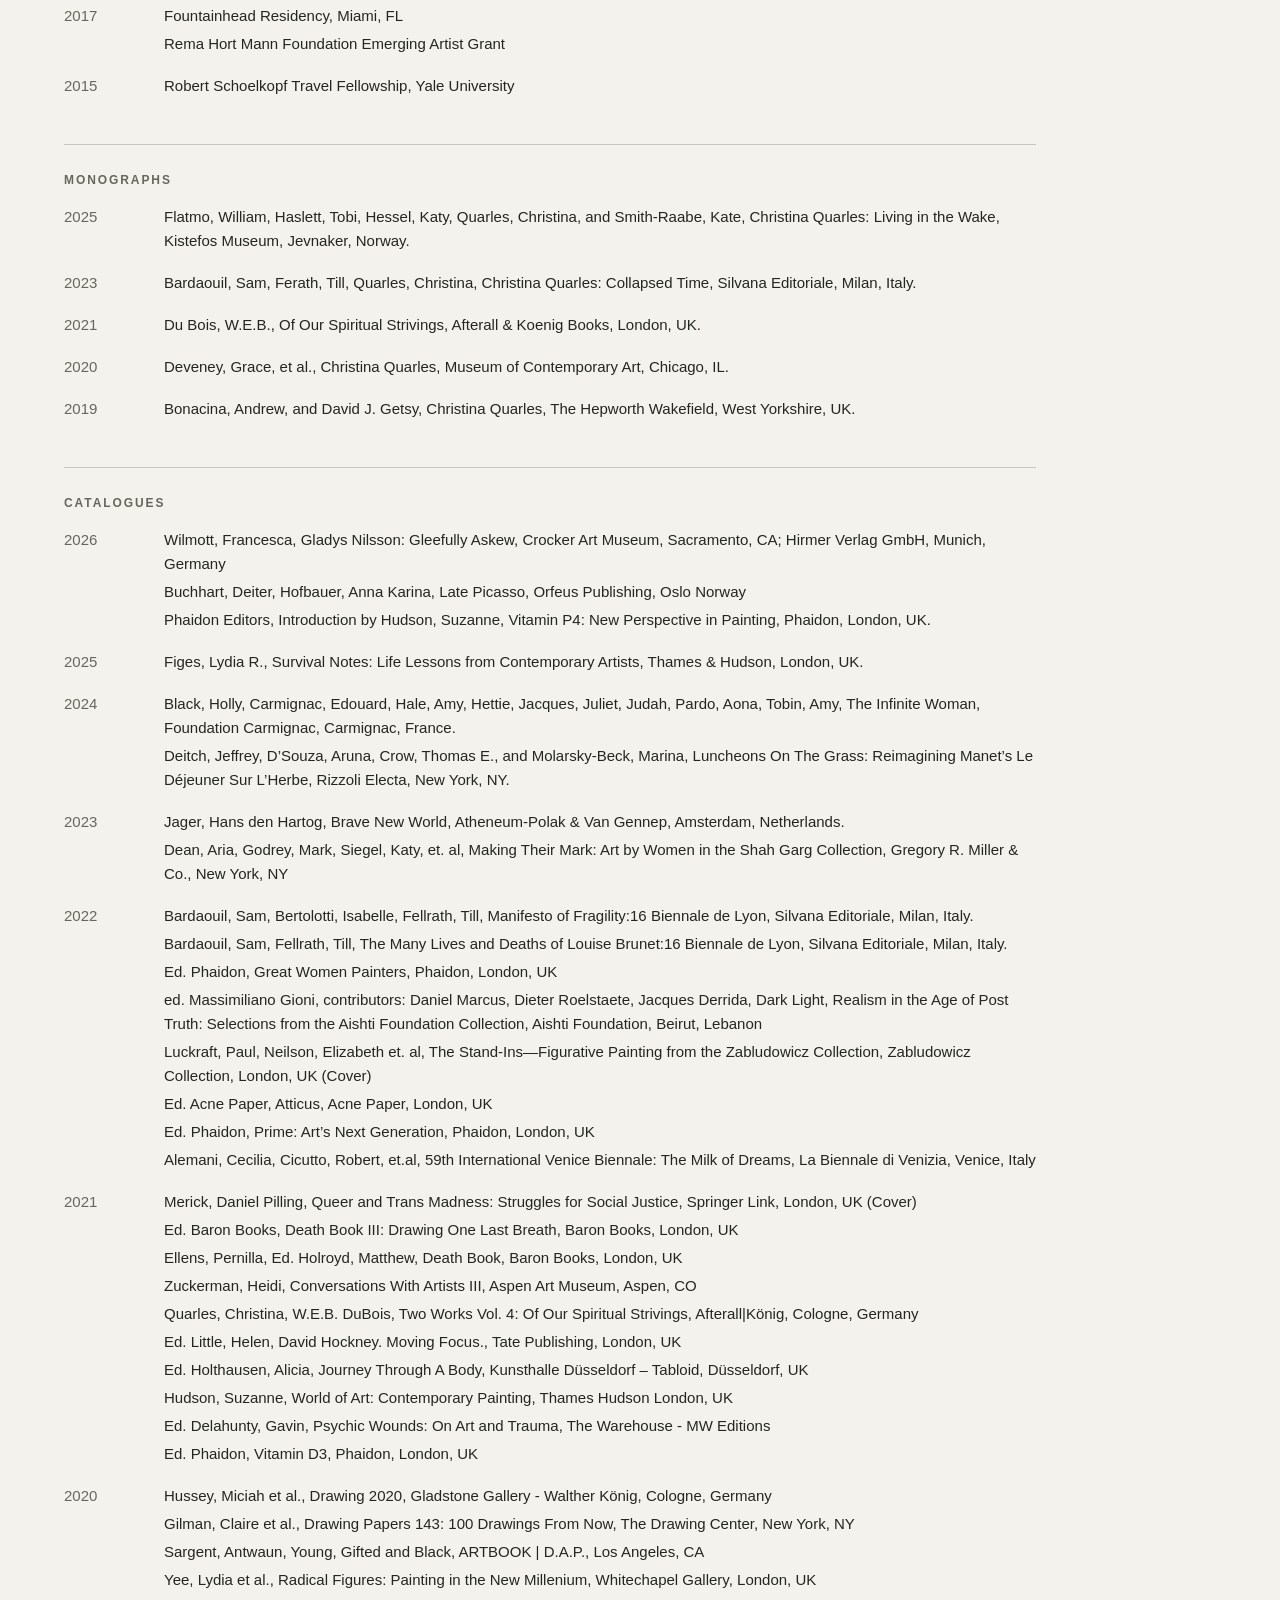
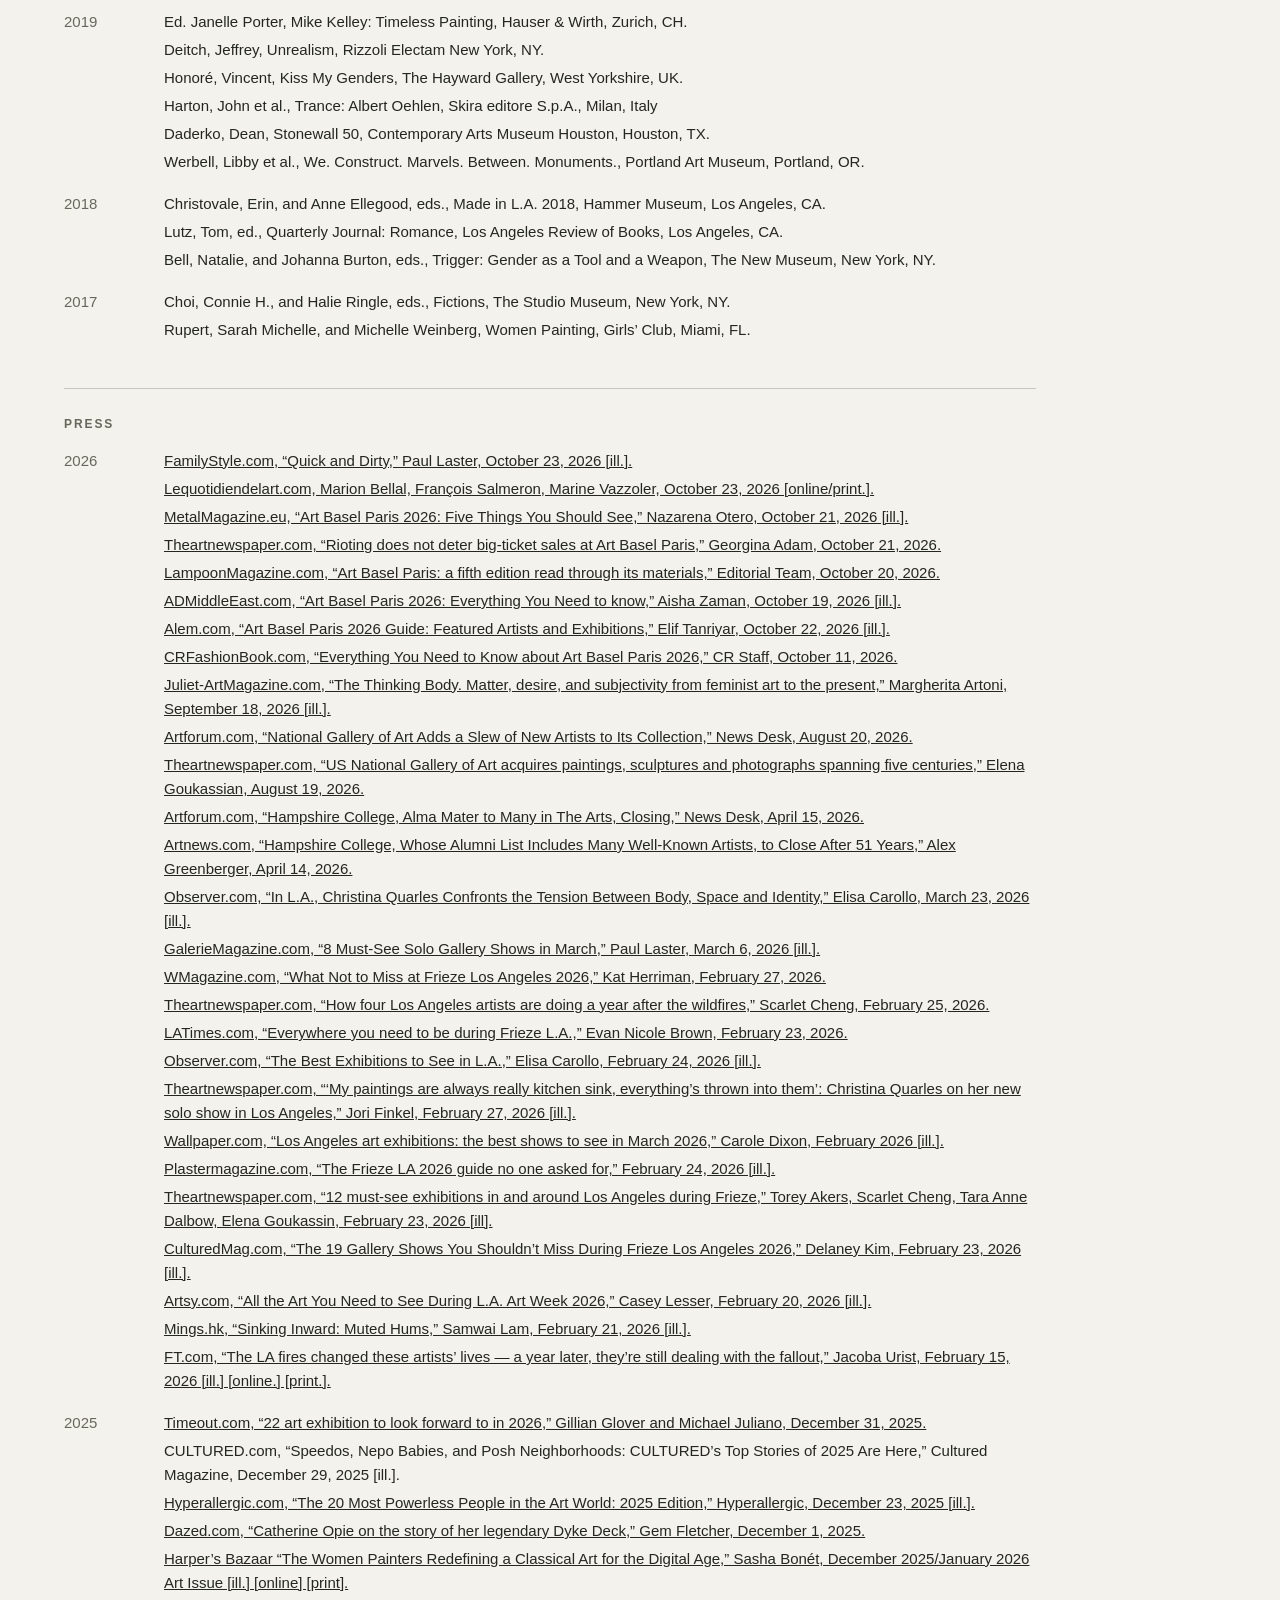
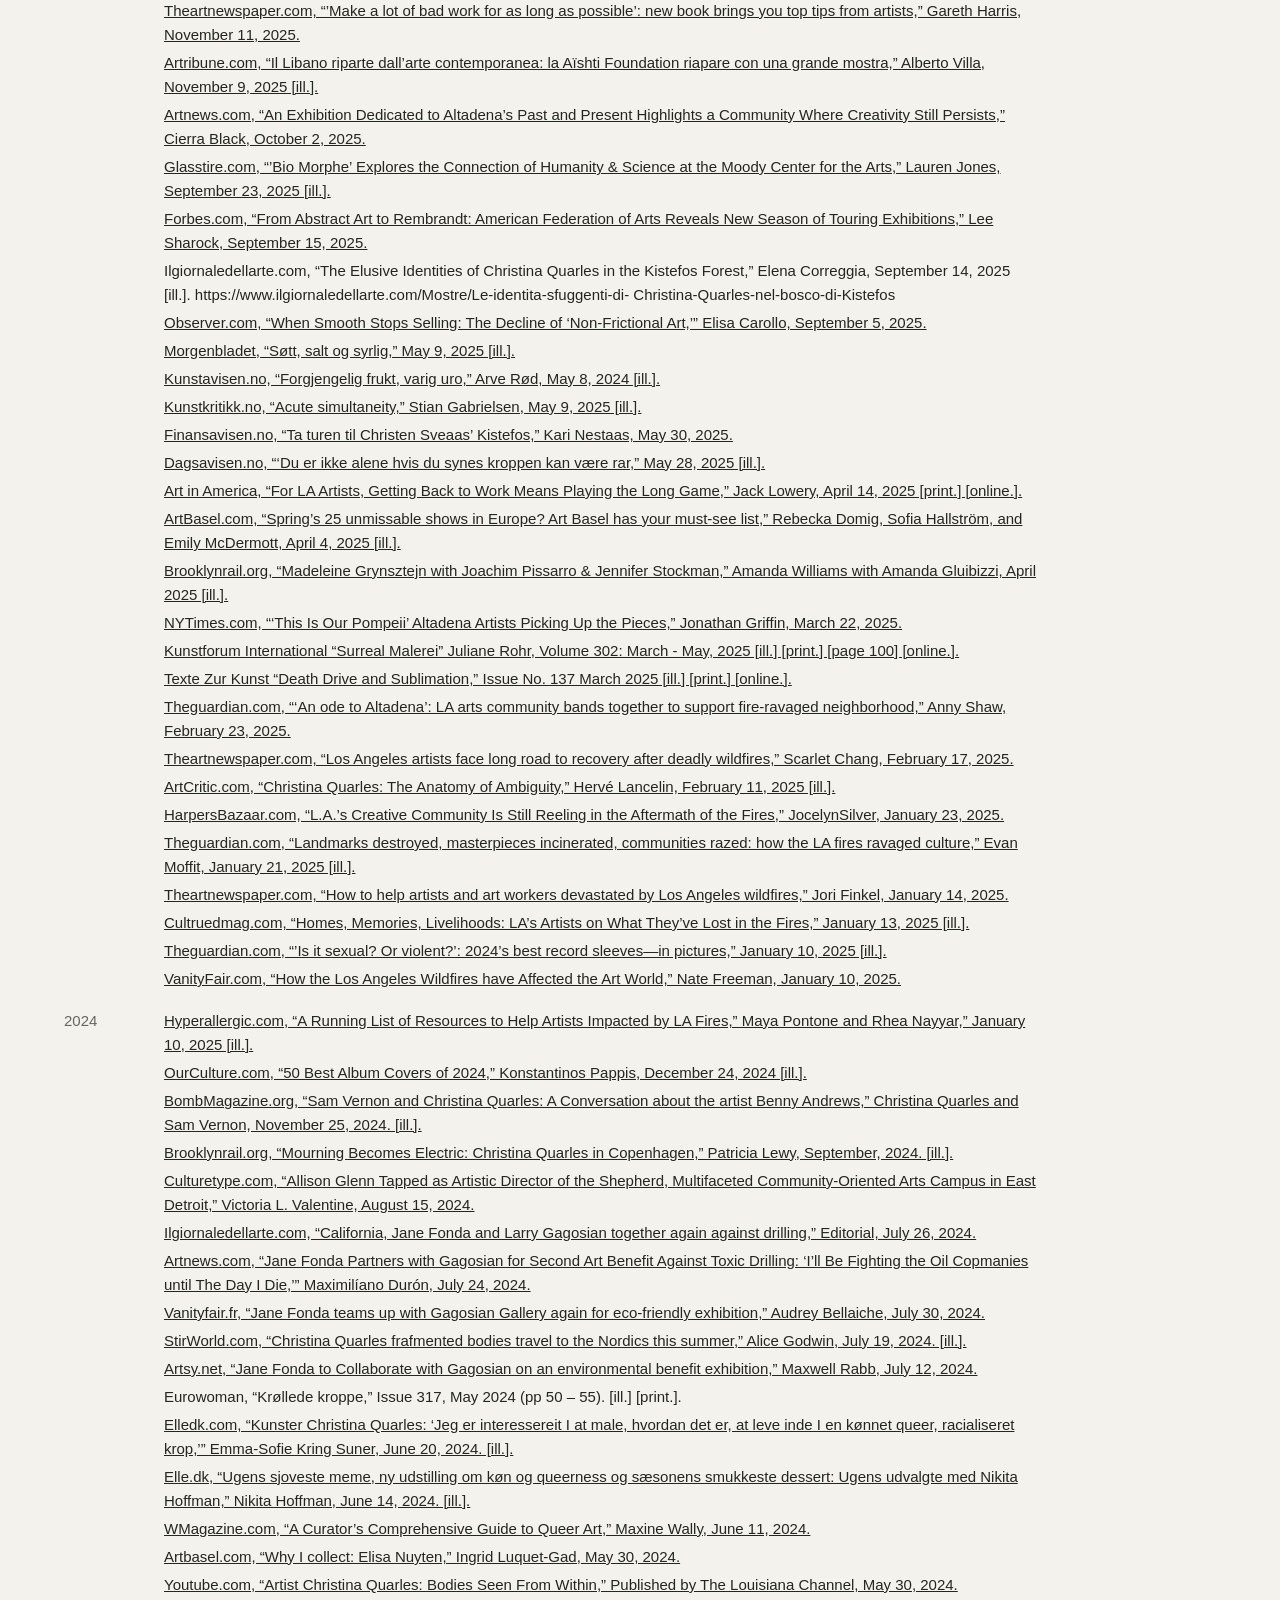
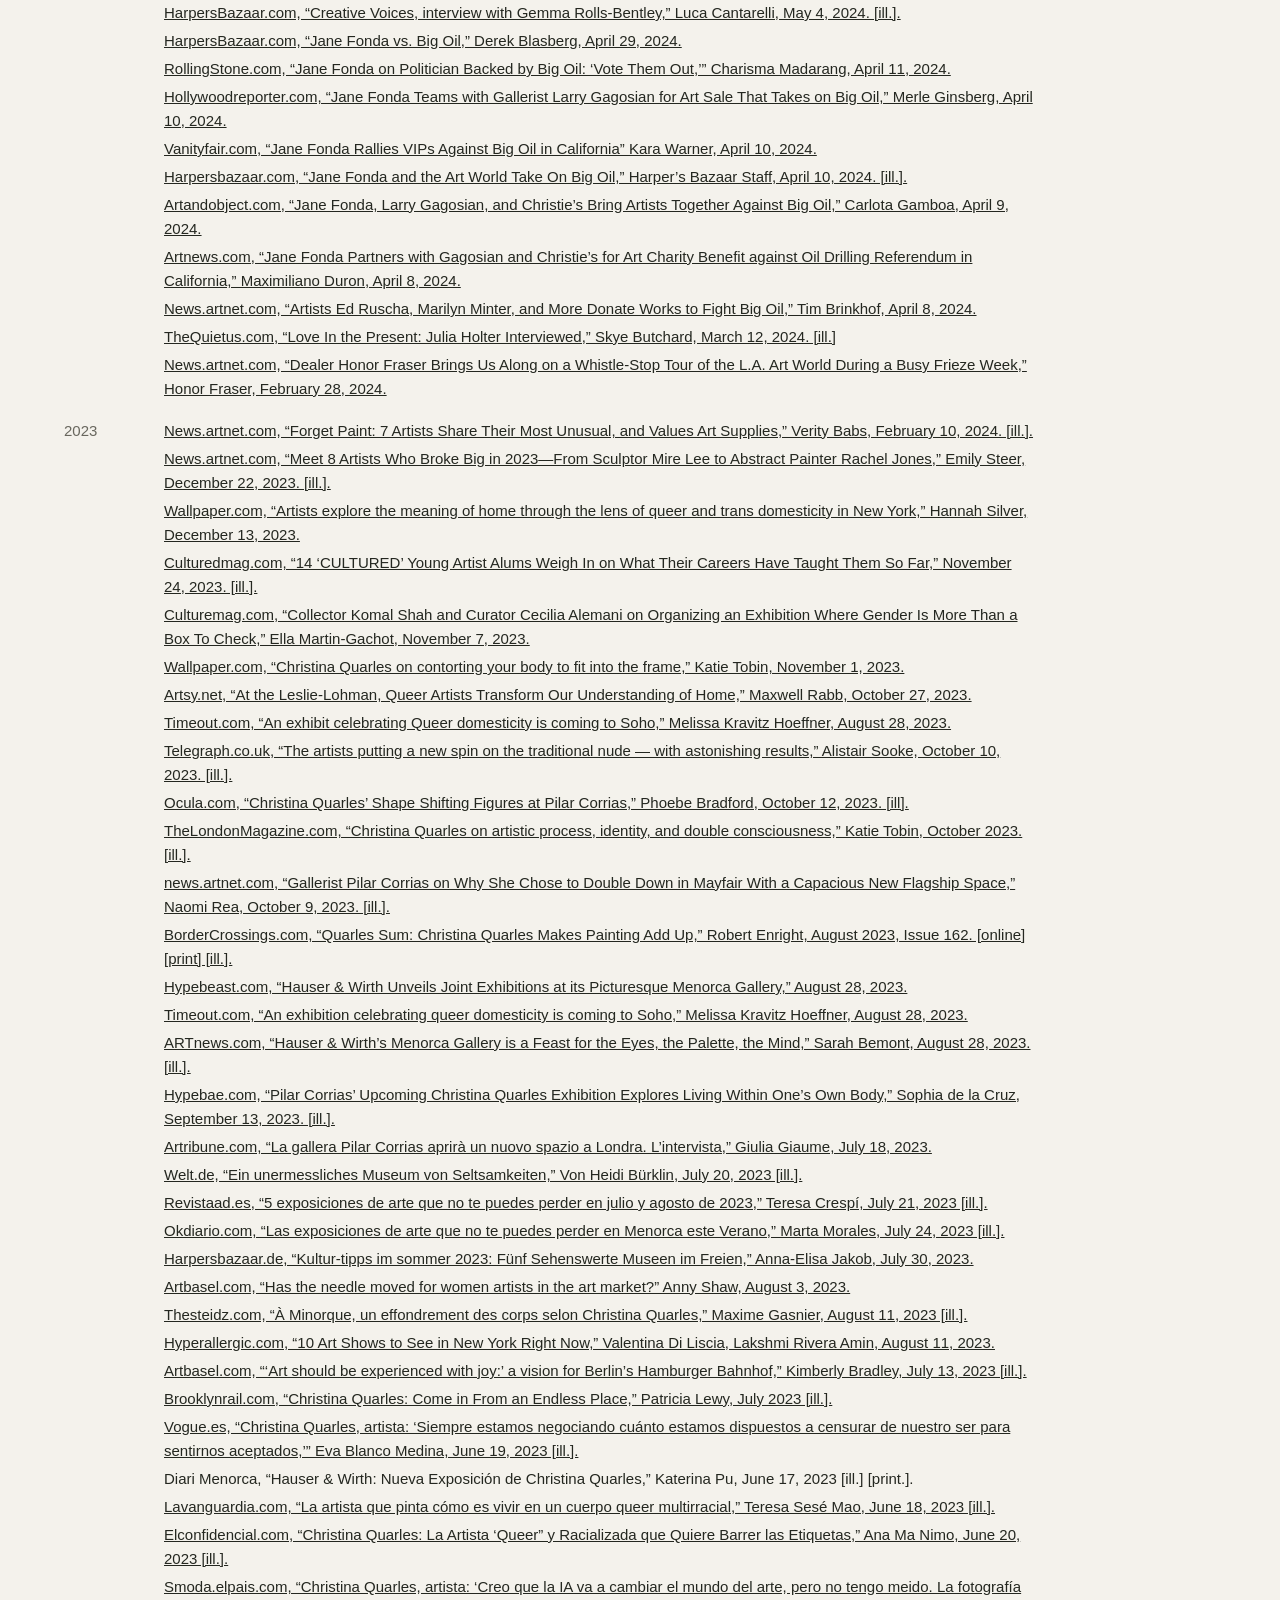
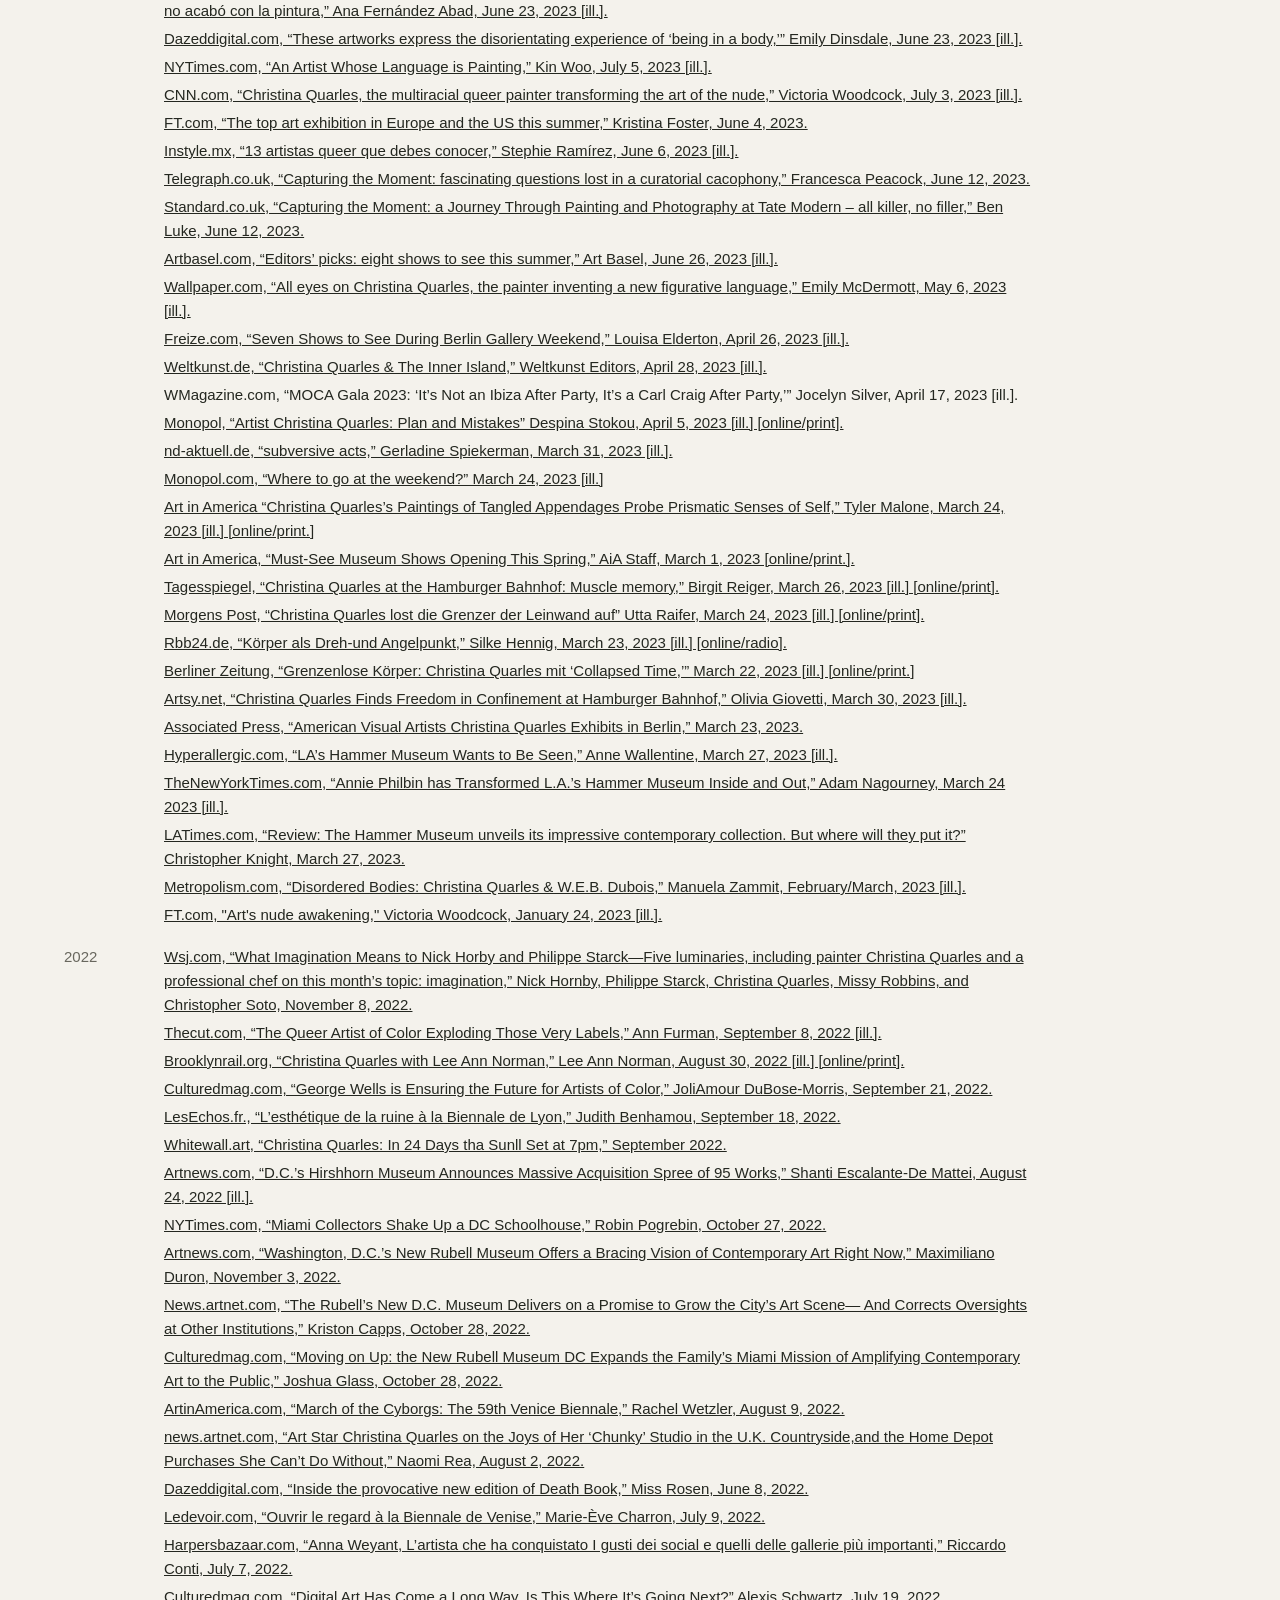
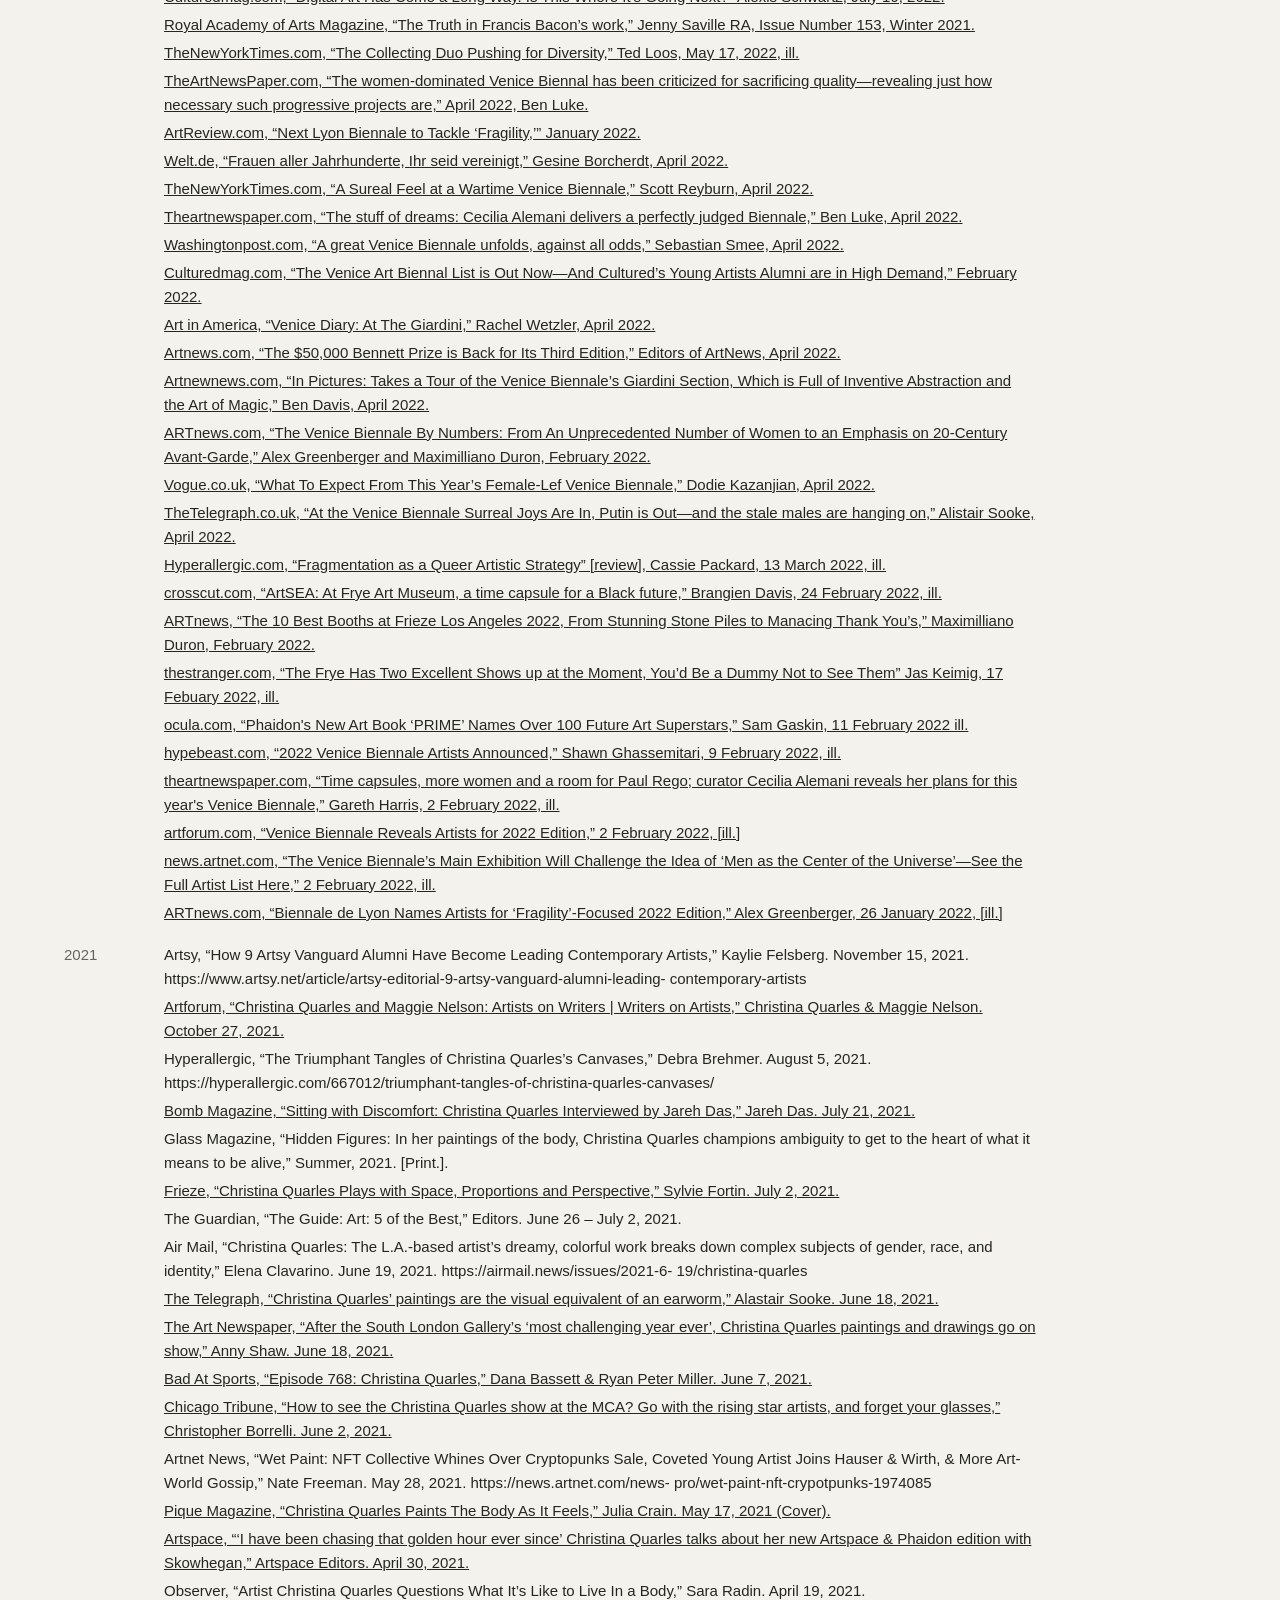
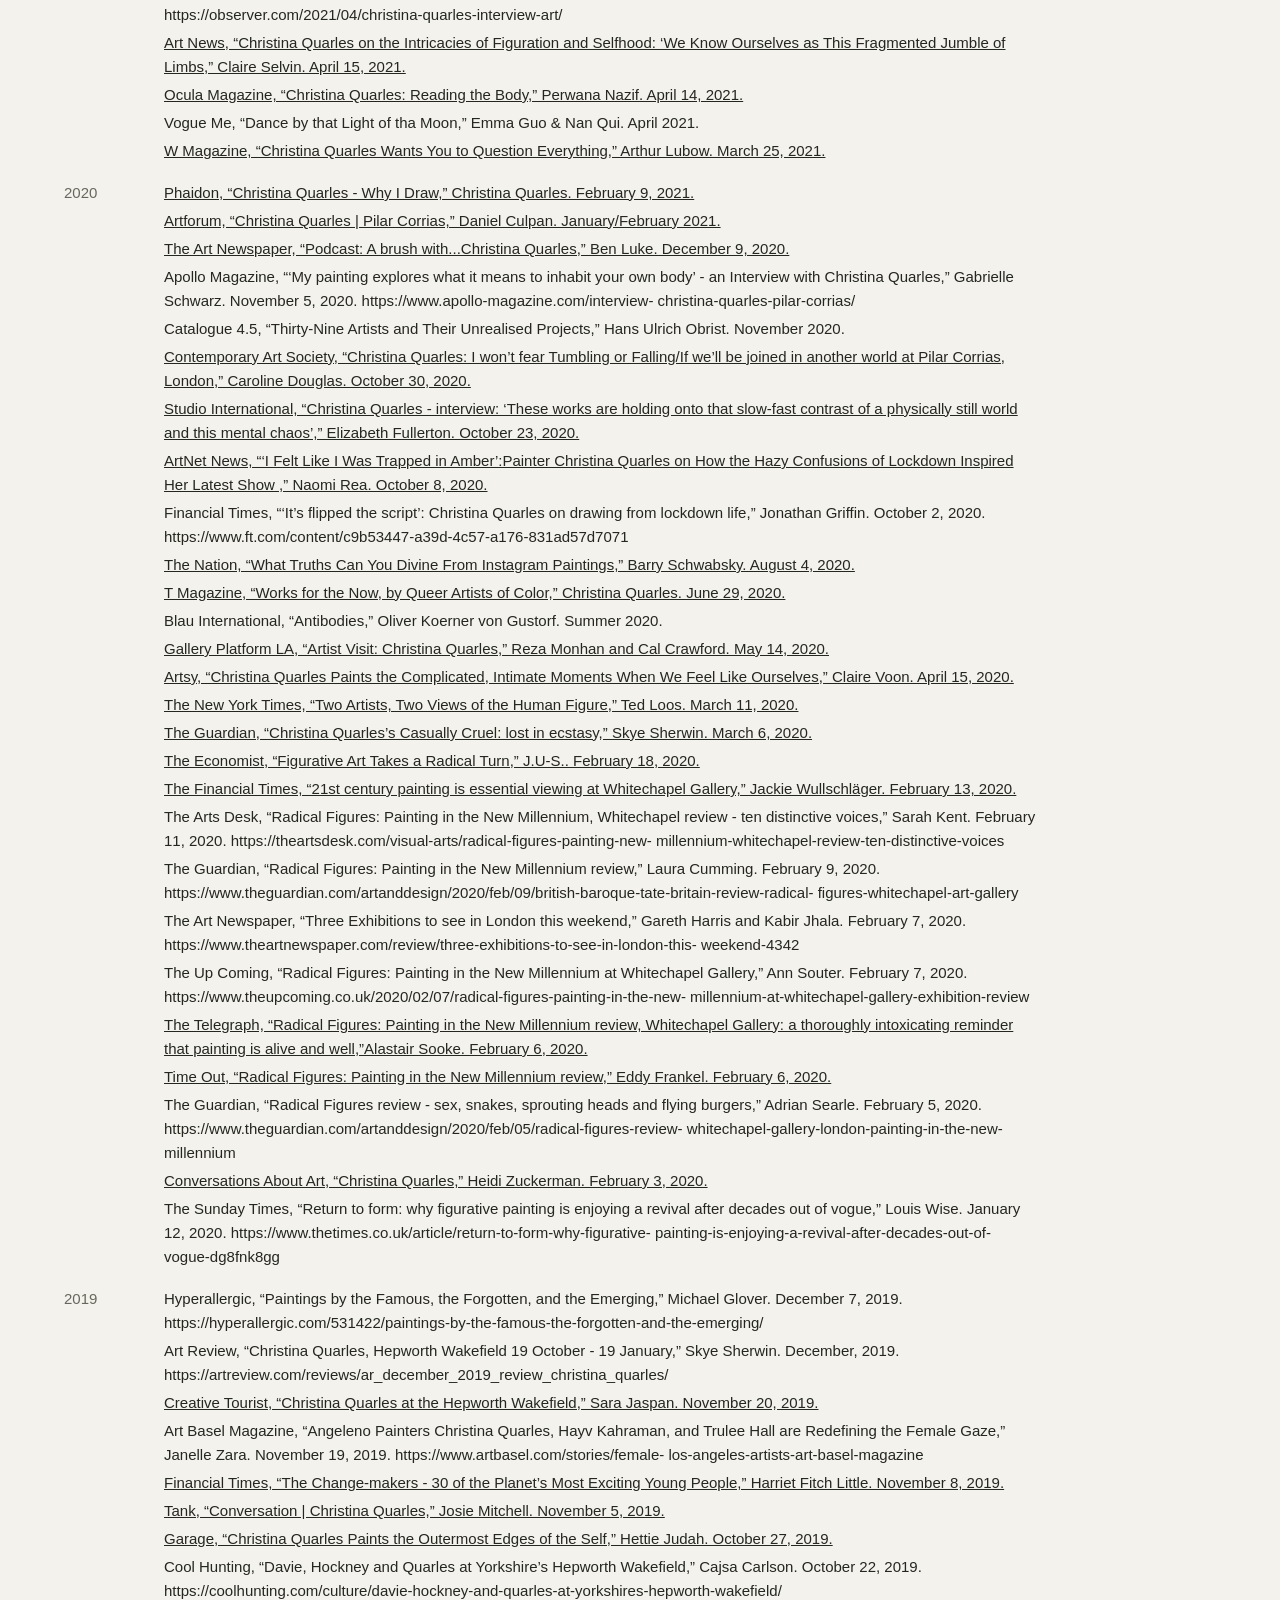
<file: cv.html>
<!doctype html><html lang="en"><head><meta name="color-scheme" content="light only"><style>:root{color-scheme:light only}</style><meta charset="utf-8"><meta name="viewport" content="width=device-width,initial-scale=1">
<title>Christina Quarles — CV</title><meta name="robots" content="noindex,nofollow">
<style>
:root{--ink:#242720;--paper:#f4f2ec;--mute:#68675e}
*{box-sizing:border-box}body{margin:0;background:var(--paper);color:var(--ink);font:15px/1.6 Arial,Helvetica,sans-serif}
a{color:inherit}
nav{display:flex;justify-content:space-between;align-items:baseline;padding:22px 5vw;font:12px Arial,Helvetica,sans-serif;letter-spacing:.14em;text-transform:uppercase}
nav a{text-decoration:none;border-bottom:1px solid currentColor}
.hero{display:grid;grid-template-columns:minmax(0,1.15fr) minmax(0,1fr);gap:5vw;padding:2vw 5vw 6vw;align-items:end}
.hero img{width:100%;display:block;aspect-ratio:16/9;object-fit:cover;object-position:62% 40%}
h1{font-weight:400;font-size:clamp(34px,4.6vw,72px);line-height:1;margin:0 .0em .3em;letter-spacing:-.06em}
.hero p{margin:.4em 0;max-width:34em}.meta{color:var(--mute);font:13px Arial,Helvetica,sans-serif;letter-spacing:.06em}
main{padding:0 5vw 8vw;max-width:1100px}
section{border-top:1px solid #c9c7bd;padding:28px 0}
h2{font:12px Arial,Helvetica,sans-serif;letter-spacing:.16em;text-transform:uppercase;font-weight:600;margin:0 0 18px;color:var(--mute)}
.row{display:grid;grid-template-columns:90px 1fr;gap:10px;margin-bottom:14px}.row b{font-weight:400;color:var(--mute)}
ul{margin:0;padding:0;list-style:none}li{margin:0 0 4px}.plain{columns:2;column-gap:40px}
.foot{padding:0 5vw 40px;color:var(--mute);font:12px Arial,Helvetica,sans-serif}
@media(max-width:800px){.hero{grid-template-columns:1fr}.plain{columns:1}.row{grid-template-columns:60px 1fr}}
</style><style id="sitehead-css">
header.sitehead{display:flex;flex-direction:row;align-items:center;justify-content:space-between;gap:24px;padding:20px 4.3%;border-bottom:1px solid #c9c7bd;background:#f4f2ec;position:sticky;top:0;z-index:30;font-family:Arial,Helvetica,sans-serif;width:auto}
header.sitehead .brand{font-size:22px;letter-spacing:-1px;color:#242720;text-decoration:none;white-space:nowrap;margin:0}
header.sitehead nav{display:flex;flex-wrap:nowrap;align-items:center;justify-content:flex-end;gap:26px;margin:0;padding:0;font:12px Arial,Helvetica,sans-serif;letter-spacing:0;text-transform:none;white-space:nowrap;overflow-x:auto;scrollbar-width:none;position:static;background:none}
header.sitehead nav::-webkit-scrollbar{display:none}
header.sitehead nav a{color:#242720;text-decoration:none;border:0;padding:0;font:inherit;letter-spacing:0;text-transform:none}
header.sitehead nav a:hover{text-decoration:underline;text-underline-offset:5px}
@media(max-width:720px){header.sitehead{flex-direction:column;align-items:flex-start;gap:12px;padding:16px 5% 14px}header.sitehead .brand{font-size:20px}header.sitehead nav{width:100%;justify-content:flex-start;gap:16px}}
</style>
<style>li,a,p,h1,.row{overflow-wrap:anywhere}.row>*{min-width:0}</style></head><body>
<header class="sitehead"><a class="brand" href="/">Christina Quarles</a><nav aria-label="Main menu"><a href="/design-study/#works">Gallery</a><a href="/design-study/#exhibitions">Exhibitions</a><a href="/design-study/#about">About</a><a href="/design-study/cv-archive/">CV &amp; Archive</a><a href="/design-study/#contact">Contact</a></nav></header>
<div class="hero"><img src="img/fallback.jpg" alt="Christina Quarles, Fallback Back Side (2017)"><div><h1>Christina Quarles</h1><p>Christina Quarles (b. 1985, Chicago) lives and works in Los Angeles. She received an M.F.A. from the Yale School of Art in 2016 and holds a B.A. from Hampshire College. Quarles was a 2016 participant at the Skowhegan School for Painting and Sculpture. She was the inaugural recipient of the 2019 Pérez Art Museum Miami Prize and in 2017 she received the Rema Hort Mann Foundation Emerging Artist Grant. In 2021 Quarles joined the board of trustees of the Museum of Contemporary Art, Los Angeles.</p><p class="meta">b. Chicago, IL, 1985. Lives and works in Los Angeles, CA &middot; CV version October 2026</p></div></div>
<main><section><h2>Education</h2><div class="row"><b>2016</b><ul><li>Skowhegan School of Painting and Sculpture, Skowhegan, ME</li><li>MFA in Painting and Printmaking, Yale University, New Haven, CT</li></ul></div><div class="row"><b>2007</b><ul><li>BA in Studio Arts and Philosophy, Hampshire College, Amherst, MA</li></ul></div></section><section><h2>Solo exhibitions</h2><div class="row"><b>2026</b><ul><li>Christina Quarles: Now We’re There (And We’ Only Just Begun), Los Angeles County Museum of Art, Los Angeles, CA</li><li>The Ground Glows Black, Hauser &amp; Wirth, Los Angeles, CA</li></ul></div><div class="row"><b>2025</b><ul><li>Living in the Wake, Kistefos Museum, Jevnaker, Norway; catalogue</li><li>Far From Near, SCAD Museum of Art, Savannah, GA</li></ul></div><div class="row"><b>2024</b><ul><li>In The Shadow of Burning Light, GL Strand, Copenhagen, DK</li></ul></div><div class="row"><b>2023</b><ul><li>Tripping Over My Joy, Pilar Corrias Gallery, London, UK</li><li>Come In From An Endless Place, Hauser &amp; Wirth, Menorca, Spain</li><li>Christina Quarles: Collapsed Time, Hamburger Bahnhof, Berlin, Germany; catalogue</li></ul></div><div class="row"><b>2022</b><ul><li>In 24 Days tha Sun’ll Set at 7pm, Hauser &amp; Wirth, New York, NY</li><li>Christina Quarles. Frye Art Museum, Seattle, WA; catalogue (traveling exhibition)</li></ul></div><div class="row"><b>2021</b><ul><li>In Likeness. South London Gallery, London, UK; catalogue (traveling exhibition)</li><li>Christina Quarles: Dance by tha Light of tha Moon. X Museum, Beijing, China</li><li>Christina Quarles. Museum of Contemporary Art Chicago, Chicago, IL; catalogue (traveling exhibition)</li></ul></div><div class="row"><b>2020</b><ul><li>I Won’t Fear Tumbling or Falling/If We’ll Be Joined in Another World. Pilar Corrias Gallery, London, UK</li></ul></div><div class="row"><b>2019</b><ul><li>Christina Quarles: Every Silver Lining Has Its Cloud. Pond Society, Shanghai, China</li><li>In Likeness. The Hepworth Wakefield Museum, Wakefield, UK; catalogue (traveling exhibition)</li><li>But I Woke Jus’ Tha Same. Regen Projects, Los Angeles, CA</li><li>Yew Jumped too Deep, Yew Buried the Lead. Richmond Center for Visual Arts, Western Michigan University, Kalamazoo, MI</li></ul></div><div class="row"><b>2018</b><ul><li>Always Brightest Before Tha Dusk. Pilar Corrias Gallery, London, UK</li><li>MATRIX 271/Christina Quarles. The MATRIX Program for Contemporary Art, University of California, Berkeley Art Museum &amp; Pacific Film Archive, Berkeley, CA</li></ul></div><div class="row"><b>2017</b><ul><li>Baby, I Want Yew To Know All Tha Folks I Am. David Castillo Gallery, Miami, FL</li><li>It’s Gunna Be All Right, Cause Baby, There Ain’t Nuthin’ Left. Skibum MacArthur, Los Angeles, CA</li></ul></div></section><section><h2>Group exhibitions</h2><div class="row"><b>2025</b><ul><li>Muted Hums, Para-Site, Hong Kong, China</li><li>Flesh Flowers, Aïshti Foundation, Beirut, Lebanon</li><li>Bio Morphe, Moody Center for The Arts at Rice University, Houston, TX</li><li>Ode to ‘Dena: Black Artistic Legacies of Altadena, California African American Museum, Los Angeles, CA</li><li>Synchronicities: Intersecting Figuration with Abstraction, Bemis Center, Omaha, NE</li><li>Through Their Eyes: Selections from the Sandretto Re Rebaudengo Collection, Manetti Shrem Museum, Davis, CA</li></ul></div><div class="row"><b>2024</b><ul><li>Tha Sun Will Set: Contemporary Abstraction and The Body, Museum of Fine Arts Boston, Boston, MA</li><li>ECCENTRIC: When You Aesthetics of Freedom, Pinakothek der Moderne, Munich, Germany, Curated by Eva Karcher and Berhart Schwenk</li><li>She Said, She Said: Contemporary Artists from The Rubell Museum, Arlington Museum, Arlington, TX</li><li>When You See Me: Visibility in Contemporary Art/History, Dallas Museum of Art, Dallas, TX, Curated by Anna Katherine Brodbeck, Dr. Vivian Li, Ade Omotosho, and Veronica Myers</li><li>In an effort to be held at The Shepherd, Detroit, MI, Curated by Allison Glenn</li><li>I’m Not Afraid of Ghosts, at Palazzo Tiepolo Passi, Venice Italy, Curated by Svetlana Marich and Sarah McCrory</li><li>The Infinite Woman, Foundation Carmignac, Poquerolles, France</li><li>Day For Night, Aishti Foundation Collection at The Rome National Gallery of Ancient Art, Curated by Glamina Giari and Massimiliano Gioni</li></ul></div><div class="row"><b>2023</b><ul><li>Making Their Mark, Shah Garg Collection, New York, NY; Berkeley Art Museum, UC Berkeley, Berkeley, CA, 2024, Mildred Lane Kemper Art Museum at Washington University, St. Louis, MO, 2025, National Museum of Women in the Arts, Washington, DC, 2026; catalogue Curated by Cecilia Alemani</li><li>Crossing the river by feeling the collectors: Exhibition of David Chau’s Collection, C-PARK Haisu, Curated by Xu Zhen</li><li>New on View, ICA Boston, Boston, MA</li><li>What Has Been and What Could Be: The BAMPFA Collection, UC Berkeley Art Museum, Berkeley, CA</li><li>Dreaming of Home, Lesliel-Lohman Museum, New York, NY</li><li>Capturing The Moment, Tate Modern, London, UK</li><li>X PINK 101, X Museum, Beijing, China</li><li>Brave New World, Museum de Fundatie, Zwolle, The Netherlands</li><li>Together in Time: Selections from the Hammer Contemporary Collection, Hammer Museum, Los Angeles, CA</li><li>Let There Be Night, Longlati Foundation, Shanghai, China</li></ul></div><div class="row"><b>2022</b><ul><li>Together, At the Same Time, de la Cruz Collection, Miami, FL</li><li>What’s Going On, The Rubell Museum DC, Washington, D.C.</li><li>Dark Light, Realism in the Age of Post Truth: Selections from the Aishti Foundation Collection, Aishti Foundation, cur. Massimiliano Gioni, Beirut Lebanon</li><li>Manifesto of Fragility, Biennale de Lyon cur. Sam Bardaouil, Till Fellrath, Lyon, France</li><li>Finger Bang, Perrotin Paris cur. Genesis Belanger and GaHee Park, Paris, France</li><li>Put It This Way: (Re)Visions of the Hirshhorn Collection, Hirshhorn Museum, Washington DC</li><li>Young, Gifted and Black: The Lumpkin-Boccuzzi Family Collection of Contemporary Art, Manetti Shrem Museum of Art, University of California, cur. Antwaun Sargent, Matt Wycoff, Davis CA (Traveling Exhibition)</li><li>The Milk of Dreams, La Biennale di Venezia, cur. Cecilia Alemani, Venice, Italy</li><li>Luncheon on the Grass, Jeffrey Deitch, Los Angeles CA</li><li>Not me, Not that, Not nothing, either, Leslie-Lohman Museum of Art, New York NY</li><li>Young, Gifted and Black: The Lumpkin-Boccuzzi Family Collection of Contemporary Art, Lehigh University, cur. Antwaun Sargent, Matt Wycoff, Bethlehem PA (Traveling Exhibition)</li><li>Bodily Abstractions / Fragmented Anatomies, Hauser &amp; Wirth, Monte Carlo, Monaco</li><li>Fire Figure Fantasy: Selections from the ICA Miami’s Collection, Institute of Contemporary Art Miami, Miami, FL</li></ul></div><div class="row"><b>2021</b><ul><li>New Acquisitions, Louisiana Museum, Humlebaek, Denmark</li><li>Our Whole, Unruly Selves, San Jose Museum of Art, San Jose CA</li><li>Stretching the Body, Fondazione Sandretto Re Rebaudengo, Torino, Italy</li><li>The Stand Ins: Figurative painting from the Zabludowicz Collection, Zabludowicz Collection, London, UK</li><li>Queer/Dialogue, Grinnell College Museum of Art, Grinnell IA</li><li>New Time: Art &amp; Feminisms in the 21st Century, Berkeley Art Museum &amp; Pacific Film Archive, cur. Apsara DiQuinzio, Claire Frost, Berkeley CA</li><li>Journey Through a Body, Kunsthalle Düsseldorf, cur. Dr. Gregor Jansen, Alicia Holthausen, Dusseldorf, Germany</li><li>Plural Possibilities &amp; the Female Body, Henry Art Gallery, University of Washington, cur. Nina Bozicnik, Ann Poulson, Seattle WA</li><li>Young, Gifted and Black: The Lumpkin-Boccuzzi Family Collection of Contemporary Art, Gallery 400, The University of Illinois, cur. Antwaun Sargent, Matt Wycoff, Chicago IL (Traveling Exhibition)</li><li>There Is Always One Direction. De la Cruz Collection, Miami, FL</li><li>In Focus: LA Artists. Hauser &amp; Wirth, Los Angeles, CA</li></ul></div><div class="row"><b>2020</b><ul><li>Eureka! Creativity in California: Artists of the Golden State at the Governor’s Mansion. The Governor’s Mansion, Sacramento, CA</li><li>My Body, My Rules. Perez Art Museum Miami, Miami, FL Curated by Jennifer Inacio</li><li>100 Drawings from Now. The Drawing Center, New York, NY Curated by Claire Gilman, Rosario Güiraldes, Laura Hoptman, and Isabella Kapur</li><li>Drawing 2020. Gladstone Gallery, New York, NY; catalogue</li><li>A Possible Horizon. De la Cruz Collection, Miami, FL</li><li>Don’t Let This Be Easy. Walker Art Center, Minneapolis, MN Curated by Nisa Mackie and Alexandra Nicome</li><li>Alien vs. Citizen. Museum of Contemporary Art, Chicago, IL Curated by January Parkos Arnall and Line Ajan</li><li>Love Letter to a Nightmare. Petzel Gallery, New York, NY</li><li>Psychic Wounds: On Art &amp; Trauma. The Warehouse, Dallas, TX; catalogue Curated by Gavin Delahunty</li><li>Radical Figures: Painting in the New Millennium. Whitechapel Gallery, London, UK; catalogue Curated by Lydia Yee</li></ul></div><div class="row"><b>2019</b><ul><li>Young, Gifted and Black: The Lumpkin-Boccuzzi Family Collection of Contemporary Art. OSilas Gallery at Concordia College, Bronxville NY; travels to Lehman College Art Gallery, The Bronx, NY, 2020; Gallery 400 at the University of Illinois, Chicago, IL, 2021; Lehigh University, Bethlehem, PA, 2022; The Manetti Shrem Museum of Art at University of California, Davis, Davis, CA, 2022; Abroms- Engel Institute for the Visual Arts, University of Alabama, Birmingham, AL, 2025; catalogue Curated by Antwaun Sargent and Matt Wycoff</li><li>Kiss My Genders. Hayward Gallery, London, UK; catalogue Curated by Vincent Honoré, Tarini Malik and Thomas Sutton</li><li>Paint Also Known as Blood. Museum of Modern Art, Warsaw, Poland Curated by Natalia Sielewicz</li><li>Stonewall 50. Contemporary Art Museum, Houston, TX; catalogue Curated by Dean Daderko</li><li>The Foundation of the Museum: MOCA’s Collection. Museum of Contemporary Art, Los Angeles, CA Curated by Bennett Simpson and Rebecca Lowery</li><li>Let Me Tell You A Story. The Arts Club London, UK Curated by Alec Smyth and Cristina Vere Nicoll</li><li>Trance. Aïshti Foundation, Beirut, Lebanon; catalogue Curated by Albert Oehlen</li></ul></div><div class="row"><b>2018</b><ul><li>BETWEEN. Portland Art Museum, Portland, OR Curated by Libby Werbel</li><li>This is Not a Prop. David Zwirner, New York, NY Curated by Alec Smyth and Cristina Vere Nicoll</li><li>Made in LA. Hammer Museum, Los Angeles, CA; catalogue Curated by Anne Ellegood and Erin Christovale</li><li>Biomorphic Virtuosity. Jessica Silverman Gallery, San Francisco, CA</li><li>Terribly Vulnerable and Terribly Hard. Cooper Cole Gallery, Toronto, Canada Curated by Ashton Cooper</li><li>I am no bird. Ltd Los Angeles, Los Angeles, CA</li><li>Slump Love. Pilar Corrias Gallery, London, UK</li></ul></div><div class="row"><b>2017</b><ul><li>Abstract/Not Abstract. Gagosian Gallery, organized by Deitch Projects, Miami, FL</li><li>Still Human. Rubell Family Collection, Miami, FL; catalogue</li><li>Trigger: Gender as a Tool and a Weapon. New Museum, New York, NY; catalogue Curated by Johanna Burton with Sara O’Keeffe, Assistant Curator, and Natalie Bell, Assistant Curator</li><li>Fictions. The Studio Museum in Harlem, New York, NY Curated by Connie Choi and Hallie Ringle</li><li>Engender. Kohn Gallery, Los Angeles, CA Curated by Joshua Friedman</li><li>No burden as heavy. David Castillo Gallery, Miami, FL</li><li>Women Painting. Miami Dade College Kendall Gallery, Miami, FL; catalogue</li><li>Critical Content, Pacific Design Center, Los Angeles, CA</li></ul></div><div class="row"><b>2016</b><ul><li>Reconstitution. LAXART, Los Angeles, CA Curated by Catherine Taft and Hamza Walker</li><li>Appetitive Torque. Eastside International, Los Angeles, CA</li><li>Queering Space. Yale School of Art Green Gallery, New Haven, CT</li><li>I’d Rather Be Here Than Almighty. 315 Gallery, Brooklyn, NY</li><li>Meatballs. Skowhegan School of Painting and Sculpture, Madison, ME Curated by Carl Ostendarp and Louis Cameron</li><li>Partners. Abrons Center for the Arts, New York, NY Curated by Anoka Faruqee and Michael Queenland</li><li>Double Dip: MFA Painting Thesis. Yale School of Art Green Gallery, New Haven, CT2016 Curated by Molly Zuckerman-Hartung and Sheila Pepe</li><li>Tight Squeeze. Armory Center for the Arts, Pasadena, CA Curated by Barry Markowitz</li></ul></div></section><section><h2>Awards</h2><div class="row"><b>2019</b><ul><li>Perez Prize, Perez Art Museum, Miami, FL</li></ul></div><div class="row"><b>2017</b><ul><li>Fountainhead Residency, Miami, FL</li><li>Rema Hort Mann Foundation Emerging Artist Grant</li></ul></div><div class="row"><b>2015</b><ul><li>Robert Schoelkopf Travel Fellowship, Yale University</li></ul></div></section><section><h2>Monographs</h2><div class="row"><b>2025</b><ul><li>Flatmo, William, Haslett, Tobi, Hessel, Katy, Quarles, Christina, and Smith-Raabe, Kate, Christina Quarles: Living in the Wake, Kistefos Museum, Jevnaker, Norway.</li></ul></div><div class="row"><b>2023</b><ul><li>Bardaouil, Sam, Ferath, Till, Quarles, Christina, Christina Quarles: Collapsed Time, Silvana Editoriale, Milan, Italy.</li></ul></div><div class="row"><b>2021</b><ul><li>Du Bois, W.E.B., Of Our Spiritual Strivings, Afterall &amp; Koenig Books, London, UK.</li></ul></div><div class="row"><b>2020</b><ul><li>Deveney, Grace, et al., Christina Quarles, Museum of Contemporary Art, Chicago, IL.</li></ul></div><div class="row"><b>2019</b><ul><li>Bonacina, Andrew, and David J. Getsy, Christina Quarles, The Hepworth Wakefield, West Yorkshire, UK.</li></ul></div></section><section><h2>Catalogues</h2><div class="row"><b>2026</b><ul><li>Wilmott, Francesca, Gladys Nilsson: Gleefully Askew, Crocker Art Museum, Sacramento, CA; Hirmer Verlag GmbH, Munich, Germany</li><li>Buchhart, Deiter, Hofbauer, Anna Karina, Late Picasso, Orfeus Publishing, Oslo Norway</li><li>Phaidon Editors, Introduction by Hudson, Suzanne, Vitamin P4: New Perspective in Painting, Phaidon, London, UK.</li></ul></div><div class="row"><b>2025</b><ul><li>Figes, Lydia R., Survival Notes: Life Lessons from Contemporary Artists, Thames &amp; Hudson, London, UK.</li></ul></div><div class="row"><b>2024</b><ul><li>Black, Holly, Carmignac, Edouard, Hale, Amy, Hettie, Jacques, Juliet, Judah, Pardo, Aona, Tobin, Amy, The Infinite Woman, Foundation Carmignac, Carmignac, France.</li><li>Deitch, Jeffrey, D’Souza, Aruna, Crow, Thomas E., and Molarsky-Beck, Marina, Luncheons On The Grass: Reimagining Manet’s Le Déjeuner Sur L’Herbe, Rizzoli Electa, New York, NY.</li></ul></div><div class="row"><b>2023</b><ul><li>Jager, Hans den Hartog, Brave New World, Atheneum-Polak &amp; Van Gennep, Amsterdam, Netherlands.</li><li>Dean, Aria, Godrey, Mark, Siegel, Katy, et. al, Making Their Mark: Art by Women in the Shah Garg Collection, Gregory R. Miller &amp; Co., New York, NY</li></ul></div><div class="row"><b>2022</b><ul><li>Bardaouil, Sam, Bertolotti, Isabelle, Fellrath, Till, Manifesto of Fragility:16 Biennale de Lyon, Silvana Editoriale, Milan, Italy.</li><li>Bardaouil, Sam, Fellrath, Till, The Many Lives and Deaths of Louise Brunet:16 Biennale de Lyon, Silvana Editoriale, Milan, Italy.</li><li>Ed. Phaidon, Great Women Painters, Phaidon, London, UK</li><li>ed. Massimiliano Gioni, contributors: Daniel Marcus, Dieter Roelstaete, Jacques Derrida, Dark Light, Realism in the Age of Post Truth: Selections from the Aishti Foundation Collection, Aishti Foundation, Beirut, Lebanon</li><li>Luckraft, Paul, Neilson, Elizabeth et. al, The Stand-Ins—Figurative Painting from the Zabludowicz Collection, Zabludowicz Collection, London, UK (Cover)</li><li>Ed. Acne Paper, Atticus, Acne Paper, London, UK</li><li>Ed. Phaidon, Prime: Art’s Next Generation, Phaidon, London, UK</li><li>Alemani, Cecilia, Cicutto, Robert, et.al, 59th International Venice Biennale: The Milk of Dreams, La Biennale di Venizia, Venice, Italy</li></ul></div><div class="row"><b>2021</b><ul><li>Merick, Daniel Pilling, Queer and Trans Madness: Struggles for Social Justice, Springer Link, London, UK (Cover)</li><li>Ed. Baron Books, Death Book III: Drawing One Last Breath, Baron Books, London, UK</li><li>Ellens, Pernilla, Ed. Holroyd, Matthew, Death Book, Baron Books, London, UK</li><li>Zuckerman, Heidi, Conversations With Artists III, Aspen Art Museum, Aspen, CO</li><li>Quarles, Christina, W.E.B. DuBois, Two Works Vol. 4: Of Our Spiritual Strivings, Afterall|König, Cologne, Germany</li><li>Ed. Little, Helen, David Hockney. Moving Focus., Tate Publishing, London, UK</li><li>Ed. Holthausen, Alicia, Journey Through A Body, Kunsthalle Düsseldorf – Tabloid, Düsseldorf, UK</li><li>Hudson, Suzanne, World of Art: Contemporary Painting, Thames Hudson London, UK</li><li>Ed. Delahunty, Gavin, Psychic Wounds: On Art and Trauma, The Warehouse - MW Editions</li><li>Ed. Phaidon, Vitamin D3, Phaidon, London, UK</li></ul></div><div class="row"><b>2020</b><ul><li>Hussey, Miciah et al., Drawing 2020, Gladstone Gallery - Walther König, Cologne, Germany</li><li>Gilman, Claire et al., Drawing Papers 143: 100 Drawings From Now, The Drawing Center, New York, NY</li><li>Sargent, Antwaun, Young, Gifted and Black, ARTBOOK | D.A.P., Los Angeles, CA</li><li>Yee, Lydia et al., Radical Figures: Painting in the New Millenium, Whitechapel Gallery, London, UK</li></ul></div><div class="row"><b>2019</b><ul><li>Ed. Janelle Porter, Mike Kelley: Timeless Painting, Hauser &amp; Wirth, Zurich, CH.</li><li>Deitch, Jeffrey, Unrealism, Rizzoli Electam New York, NY.</li><li>Honoré, Vincent, Kiss My Genders, The Hayward Gallery, West Yorkshire, UK.</li><li>Harton, John et al., Trance: Albert Oehlen, Skira editore S.p.A., Milan, Italy</li><li>Daderko, Dean, Stonewall 50, Contemporary Arts Museum Houston, Houston, TX.</li><li>Werbell, Libby et al., We. Construct. Marvels. Between. Monuments., Portland Art Museum, Portland, OR.</li></ul></div><div class="row"><b>2018</b><ul><li>Christovale, Erin, and Anne Ellegood, eds., Made in L.A. 2018, Hammer Museum, Los Angeles, CA.</li><li>Lutz, Tom, ed., Quarterly Journal: Romance, Los Angeles Review of Books, Los Angeles, CA.</li><li>Bell, Natalie, and Johanna Burton, eds., Trigger: Gender as a Tool and a Weapon, The New Museum, New York, NY.</li></ul></div><div class="row"><b>2017</b><ul><li>Choi, Connie H., and Halie Ringle, eds., Fictions, The Studio Museum, New York, NY.</li><li>Rupert, Sarah Michelle, and Michelle Weinberg, Women Painting, Girls’ Club, Miami, FL.</li></ul></div></section><section><h2>Press</h2><div class="row"><b>2026</b><ul><li><a href="https://www.family.style/articles/art-basel-paris-2026-picabia-sylvie-fleury" target="_blank" rel="noopener">FamilyStyle.com, “Quick and Dirty,” Paul Laster, October 23, 2026 [ill.].</a></li><li><a href="https://www.lequotidiendelart.com/articles/29721-nos-5-stands-coup-de-c%C5%93ur.html" target="_blank" rel="noopener">Lequotidiendelart.com, Marion Bellal, François Salmeron, Marine Vazzoler, October 23, 2026 [online/print.].</a></li><li><a href="https://metalmagazine.eu/en/post/art-basel-paris-2026-five-things-you-should-see" target="_blank" rel="noopener">MetalMagazine.eu, “Art Basel Paris 2026: Five Things You Should See,” Nazarena Otero, October 21, 2026 [ill.].</a></li><li><a href="https://www.theartnewspaper.com/2026/10/21/riots-do-not-deter-big-ticket-sales-at-art-basel-paris" target="_blank" rel="noopener">Theartnewspaper.com, “Rioting does not deter big-ticket sales at Art Basel Paris,” Georgina Adam, October 21, 2026.</a></li><li><a href="https://lampoonmagazine.com/art-basel-paris-2026-grand-palais-materials/" target="_blank" rel="noopener">LampoonMagazine.com, “Art Basel Paris: a fifth edition read through its materials,” Editorial Team, October 20, 2026.</a></li><li><a href="https://www.admiddleeast.com/story/art-basel-paris-2026-everything-you-need-to-know" target="_blank" rel="noopener">ADMiddleEast.com, “Art Basel Paris 2026: Everything You Need to know,” Aisha Zaman, October 19, 2026 [ill.].</a></li><li><a href="https://www.alem.com.tr/amp/sergiler/art-basel-paris-2026-rehberi-one-cikan-sanatcilar-ve-sergiler-1088457" target="_blank" rel="noopener">Alem.com, “Art Basel Paris 2026 Guide: Featured Artists and Exhibitions,” Elif Tanriyar, October 22, 2026 [ill.].</a></li><li><a href="https://crfashionbook.com/article/what-to-see-at-art-basel-paris-2026/" target="_blank" rel="noopener">CRFashionBook.com, “Everything You Need to Know about Art Basel Paris 2026,” CR Staff, October 11, 2026.</a></li><li><a href="https://www.juliet-artmagazine.com/en/the-thinking-body-matter-desire-and-subjectivity-from-feminist-art-to-the-present/" target="_blank" rel="noopener">Juliet-ArtMagazine.com, “The Thinking Body. Matter, desire, and subjectivity from feminist art to the present,” Margherita Artoni, September 18, 2026 [ill.].</a></li><li><a href="https://www.artforum.com/news/national-gallery-of-art-adds-new-roster-of-artists-1234757484/" target="_blank" rel="noopener">Artforum.com, “National Gallery of Art Adds a Slew of New Artists to Its Collection,” News Desk, August 20, 2026.</a></li><li><a href="https://www.theartnewspaper.com/2026/08/19/national-gallery-art-us-acquisitions-wifredo-lam-marie-bracquemond" target="_blank" rel="noopener">Theartnewspaper.com, “US National Gallery of Art acquires paintings, sculptures and photographs spanning five centuries,” Elena Goukassian, August 19, 2026.</a></li><li><a href="https://www.artforum.com/news/hampshire-college-alma-mater-to-many-in-the-arts-is-closing-1234747647/" target="_blank" rel="noopener">Artforum.com, “Hampshire College, Alma Mater to Many in The Arts, Closing,” News Desk, April 15, 2026.</a></li><li><a href="https://www.artnews.com/art-news/news/hampshire-college-closes-artist-alumni-1234781190/" target="_blank" rel="noopener">Artnews.com, “Hampshire College, Whose Alumni List Includes Many Well-Known Artists, to Close After 51 Years,” Alex Greenberger, April 14, 2026.</a></li><li><a href="https://observer.com/2026/03/artist-interview-christina-quarles-hauser-wirth-los-angeles/" target="_blank" rel="noopener">Observer.com, “In L.A., Christina Quarles Confronts the Tension Between Body, Space and Identity,” Elisa Carollo, March 23, 2026 [ill.].</a></li><li><a href="https://galeriemagazine.com/8-must-see-solo-gallery-shows-in-march/" target="_blank" rel="noopener">GalerieMagazine.com, “8 Must-See Solo Gallery Shows in March,” Paul Laster, March 6, 2026 [ill.].</a></li><li><a href="https://www.wmagazine.com/culture/frieze-la-2026-los-angeles-art-week-events" target="_blank" rel="noopener">WMagazine.com, “What Not to Miss at Frieze Los Angeles 2026,” Kat Herriman, February 27, 2026.</a></li><li><a href="https://www.theartnewspaper.com/2026/02/25/los-angeles-artists-wildfires-anniversary" target="_blank" rel="noopener">Theartnewspaper.com, “How four Los Angeles artists are doing a year after the wildfires,” Scarlet Cheng, February 25, 2026.</a></li><li><a href="https://www.latimes.com/lifestyle/image/story/2026-02-23/everywhere-you-need-to-be-during-frieze-la" target="_blank" rel="noopener">LATimes.com, “Everywhere you need to be during Frieze L.A.,” Evan Nicole Brown, February 23, 2026.</a></li><li><a href="https://observer.com/list/arts-frieze-los-angeles-2026-10-must-see-shows/" target="_blank" rel="noopener">Observer.com, “The Best Exhibitions to See in L.A.,” Elisa Carollo, February 24, 2026 [ill.].</a></li><li><a href="https://www.theartnewspaper.com/2026/02/26/christina-quarles-on-her-first-solo-show-in-los-angeles" target="_blank" rel="noopener">Theartnewspaper.com, “‘My paintings are always really kitchen sink, everything’s thrown into them’: Christina Quarles on her new solo show in Los Angeles,” Jori Finkel, February 27, 2026 [ill.].</a></li><li><a href="https://www.wallpaper.com/art/los-angeles-art-exhibitions-guide" target="_blank" rel="noopener">Wallpaper.com, “Los Angeles art exhibitions: the best shows to see in March 2026,” Carole Dixon, February 2026 [ill.].</a></li><li><a href="https://plastermagazine.com/features/frieze-la-2026-guide/" target="_blank" rel="noopener">Plastermagazine.com, “The Frieze LA 2026 guide no one asked for,” February 24, 2026 [ill.].</a></li><li><a href="https://www.theartnewspaper.com/2026/02/22/12-exhibitions-los-angeles-during-frieze" target="_blank" rel="noopener">Theartnewspaper.com, “12 must-see exhibitions in and around Los Angeles during Frieze,” Torey Akers, Scarlet Cheng, Tara Anne Dalbow, Elena Goukassin, February 23, 2026 [ill].</a></li><li><a href="https://www.culturedmag.com/article/2026/02/23/art-frieze-los-angeles-2026-gallery-shows/" target="_blank" rel="noopener">CulturedMag.com, “The 19 Gallery Shows You Shouldn’t Miss During Frieze Los Angeles 2026,” Delaney Kim, February 23, 2026 [ill.].</a></li><li><a href="https://www.artsy.net/article/artsy-editorial-art-la-art-week-2026" target="_blank" rel="noopener">Artsy.com, “All the Art You Need to See During L.A. Art Week 2026,” Casey Lesser, February 20, 2026 [ill.].</a></li><li><a href="https://www.mings.hk/%E5%B9%BD%E5%B9%BD%E7%B5%AE%E8%AA%9E-18-000%E4%B8%96%E7%95%8C-421349/" target="_blank" rel="noopener">Mings.hk, “Sinking Inward: Muted Hums,” Samwai Lam, February 21, 2026 [ill.].</a></li><li><a href="https://www.ft.com/content/b88121c8-f04f-45b1-9c22-e4514b8d4e89" target="_blank" rel="noopener">FT.com, “The LA fires changed these artists’ lives — a year later, they’re still dealing with the fallout,” Jacoba Urist, February 15, 2026 [ill.] [online.] [print.].</a></li></ul></div><div class="row"><b>2025</b><ul><li><a href="https://www.timeout.com/los-angeles/news/22-art-exhibitions-in-l-a-to-look-forward-to-in-2026-123125" target="_blank" rel="noopener">Timeout.com, “22 art exhibition to look forward to in 2026,” Gillian Glover and Michael Juliano, December 31, 2025.</a></li><li>CULTURED.com, “Speedos, Nepo Babies, and Posh Neighborhoods: CULTURED’s Top Stories of 2025 Are Here,” Cultured Magazine, December 29, 2025 [ill.].</li><li><a href="https://hyperallergic.com/the-20-most-powerless-people-in-the-art-world-2025-edition/" target="_blank" rel="noopener">Hyperallergic.com, “The 20 Most Powerless People in the Art World: 2025 Edition,” Hyperallergic, December 23, 2025 [ill.].</a></li><li><a href="https://www.dazeddigital.com/art-photography/article/69160/1/catherine-opie-dyke-deck-moca-lesbian-playing-cards-photography" target="_blank" rel="noopener">Dazed.com, “Catherine Opie on the story of her legendary Dyke Deck,” Gem Fletcher, December 1, 2025.</a></li><li><a href="https://www.harpersbazaar.com/culture/art-books-music/a69486988/women-artists-painting-interview-2025/" target="_blank" rel="noopener">Harper’s Bazaar “The Women Painters Redefining a Classical Art for the Digital Age,” Sasha Bonét, December 2025/January 2026 Art Issue [ill.] [online] [print].</a></li><li><a href="https://www.theartnewspaper.com/2025/11/11/make-a-lot-of-bad-work-for-as-long-as-possible-new-book-brings-you-top-tips-from-artists" target="_blank" rel="noopener">Theartnewspaper.com, “’Make a lot of bad work for as long as possible’: new book brings you top tips from artists,” Gareth Harris, November 11, 2025.</a></li><li><a href="https://www.artribune.com/arti-visive/arte-contemporanea/2025/11/mostra-aishti-beirut/" target="_blank" rel="noopener">Artribune.com, “Il Libano riparte dall’arte contemporanea: la Aïshti Foundation riapare con una grande mostra,” Alberto Villa, November 9, 2025 [ill.].</a></li><li><a href="https://www.artnews.com/art-news/news/altadena-exhibition-california-african-american-museum-1234755020/" target="_blank" rel="noopener">Artnews.com, “An Exhibition Dedicated to Altadena’s Past and Present Highlights a Community Where Creativity Still Persists,” Cierra Black, October 2, 2025.</a></li><li><a href="https://glasstire.com/2025/09/23/bio-morphe-explores-the-connection-of-humanity-science-at-the-moody-center-for-the-arts-houston/" target="_blank" rel="noopener">Glasstire.com, “’Bio Morphe’ Explores the Connection of Humanity &amp; Science at the Moody Center for the Arts,” Lauren Jones, September 23, 2025 [ill.].</a></li><li><a href="https://www.forbes.com/sites/leesharrock/2025/09/15/from-abstract-expressionists-to-rembrandt-american-federation-of-arts-reveals-touring-exhibition-lineup/" target="_blank" rel="noopener">Forbes.com, “From Abstract Art to Rembrandt: American Federation of Arts Reveals New Season of Touring Exhibitions,” Lee Sharock, September 15, 2025.</a></li><li>Ilgiornaledellarte.com, “The Elusive Identities of Christina Quarles in the Kistefos Forest,” Elena Correggia, September 14, 2025 [ill.]. https://www.ilgiornaledellarte.com/Mostre/Le-identita-sfuggenti-di- Christina-Quarles-nel-bosco-di-Kistefos</li><li><a href="https://observer.com/2025/09/non-frictional-vs-red-chip-art-2025/" target="_blank" rel="noopener">Observer.com, “When Smooth Stops Selling: The Decline of ‘Non-Frictional Art,’” Elisa Carollo, September 5, 2025.</a></li><li><a href="https://utgave.morgenbladet.no/p/morgenbladet/09-05-2025/r/20/39/6364/1906497" target="_blank" rel="noopener">Morgenbladet, “Søtt, salt og syrlig,” May 9, 2025 [ill.].</a></li><li><a href="https://kunstavisen.no/artikkel/2025/forgjengelig-frukt-varig-uro" target="_blank" rel="noopener">Kunstavisen.no, “Forgjengelig frukt, varig uro,” Arve Rød, May 8, 2024 [ill.].</a></li><li><a href="https://kunstkritikk.no/akutt-samtidighet/" target="_blank" rel="noopener">Kunstkritikk.no, “Acute simultaneity,” Stian Gabrielsen, May 9, 2025 [ill.].</a></li><li><a href="https://www.finansavisen.no/kunst/2025/05/30/8267991/ukens-kunsttips-christen-sveaas-leverer-igjen-med-arets-porgram-pa-kistefos?zephr_sso_ott=WKFEk9" target="_blank" rel="noopener">Finansavisen.no, “Ta turen til Christen Sveaas’ Kistefos,” Kari Nestaas, May 30, 2025.</a></li><li><a href="https://www.dagsavisen.no/kultur/du-er-ikke-alene-hvis-du-synes-kroppen-kan-vaere-rar/9737628" target="_blank" rel="noopener">Dagsavisen.no, “‘Du er ikke alene hvis du synes kroppen kan være rar,” May 28, 2025 [ill.].</a></li><li><a href="https://www.artnews.com/art-in-america/columns/los-angeles-fire-artists-paul-mccarthy-kelly-akashi-christina-quarles-1234738609/" target="_blank" rel="noopener">Art in America, “For LA Artists, Getting Back to Work Means Playing the Long Game,” Jack Lowery, April 14, 2025 [print.] [online.].</a></li><li><a href="https://www.artbasel.com/stories/art-basel-spring-25-unmissable-solo-shows-europe" target="_blank" rel="noopener">ArtBasel.com, “Spring’s 25 unmissable shows in Europe? Art Basel has your must-see list,” Rebecka Domig, Sofia Hallström, and Emily McDermott, April 4, 2025 [ill.].</a></li><li><a href="https://brooklynrail.org/2025/04/art/madeleine-grynsztejn-with-joachim-pissarro-and-jennifer-stockman/" target="_blank" rel="noopener">Brooklynrail.org, “Madeleine Grynsztejn with Joachim Pissarro &amp; Jennifer Stockman,” Amanda Williams with Amanda Gluibizzi, April 2025 [ill.].</a></li><li><a href="https://www.nytimes.com/2025/03/22/arts/design/altadena-artists-los-angeles-fires.html" target="_blank" rel="noopener">NYTimes.com, “‘This Is Our Pompeii’ Altadena Artists Picking Up the Pieces,” Jonathan Griffin, March 22, 2025.</a></li><li><a href="https://www.kunstforum.de/artikel/feministische-und-queere-kampfzonen/" target="_blank" rel="noopener">Kunstforum International “Surreal Malerei” Juliane Rohr, Volume 302: March - May, 2025 [ill.] [print.] [page 100] [online.].</a></li><li><a href="https://www.textezurkunst.de/de/artist-editions/christina-quarles-from-this-squeeze/" target="_blank" rel="noopener">Texte Zur Kunst “Death Drive and Sublimation,” Issue No. 137 March 2025 [ill.] [print.] [online.].</a></li><li><a href="https://www.theguardian.com/us-news/2025/feb/23/la-altadena-arts-community" target="_blank" rel="noopener">Theguardian.com, “‘An ode to Altadena’: LA arts community bands together to support fire-ravaged neighborhood,” Anny Shaw, February 23, 2025.</a></li><li><a href="https://www.theartnewspaper.com/2025/02/17/los-angeles-artists-recovery-wildfires" target="_blank" rel="noopener">Theartnewspaper.com, “Los Angeles artists face long road to recovery after deadly wildfires,” Scarlet Chang, February 17, 2025.</a></li><li><a href="https://www.artcritic.com/en/christina-quarles-the-anatomy-of-ambiguity/" target="_blank" rel="noopener">ArtCritic.com, “Christina Quarles: The Anatomy of Ambiguity,” Hervé Lancelin, February 11, 2025 [ill.].</a></li><li><a href="https://www.harpersbazaar.com/culture/features/a63499831/the-aftermath-of-the-wildfires-from-los-angeless-creative-community/" target="_blank" rel="noopener">HarpersBazaar.com, “L.A.’s Creative Community Is Still Reeling in the Aftermath of the Fires,” JocelynSilver, January 23, 2025.</a></li><li><a href="https://www.theguardian.com/artanddesign/2025/jan/21/landmarks-destroyed-masterpieces-incinerated-communities-razed-how-the-la-fires-ravaged-culture" target="_blank" rel="noopener">Theguardian.com, “Landmarks destroyed, masterpieces incinerated, communities razed: how the LA fires ravaged culture,” Evan Moffit, January 21, 2025 [ill.].</a></li><li><a href="https://www.theartnewspaper.com/2025/01/14/los-angeles-wildfire-fundraisers-support-artists-art-workers" target="_blank" rel="noopener">Theartnewspaper.com, “How to help artists and art workers devastated by Los Angeles wildfires,” Jori Finkel, January 14, 2025.</a></li><li><a href="https://www.culturedmag.com/article/2025/01/13/artists-la-through-wildfires" target="_blank" rel="noopener">Cultruedmag.com, “Homes, Memories, Livelihoods: LA’s Artists on What They’ve Lost in the Fires,” January 13, 2025 [ill.].</a></li><li><a href="https://www.theguardian.com/artanddesign/gallery/2025/jan/10/year-best-record-sleeves-lady-gaga-fontaines-dc-hiatus-kaiyote-in-pictures" target="_blank" rel="noopener">Theguardian.com, “’Is it sexual? Or violent?’: 2024’s best record sleeves—in pictures,” January 10, 2025 [ill.].</a></li><li><a href="https://www.vanityfair.com/style/story/los-angeles-fires-art-world-true-colors" target="_blank" rel="noopener">VanityFair.com, “How the Los Angeles Wildfires have Affected the Art World,” Nate Freeman, January 10, 2025.</a></li></ul></div><div class="row"><b>2024</b><ul><li><a href="https://hyperallergic.com/982774/a-running-list-of-resources-to-help-artists-impacted-by-la-fires/" target="_blank" rel="noopener">Hyperallergic.com, “A Running List of Resources to Help Artists Impacted by LA Fires,” Maya Pontone and Rhea Nayyar,” January 10, 2025 [ill.].</a></li><li><a href="https://ourculturemag.com/2024/12/24/the-50-best-album-covers-of-2024/" target="_blank" rel="noopener">OurCulture.com, “50 Best Album Covers of 2024,” Konstantinos Pappis, December 24, 2024 [ill.].</a></li><li><a href="https://bombmagazine.org/articles/2024/11/25/sam-vernon-and-christina-quarles/" target="_blank" rel="noopener">BombMagazine.org, “Sam Vernon and Christina Quarles: A Conversation about the artist Benny Andrews,” Christina Quarles and Sam Vernon, November 25, 2024. [ill.].</a></li><li><a href="https://brooklynrail.org/2024/09/artseen/mourning-becomes-electric-christina-quarles-in-copenhagen/" target="_blank" rel="noopener">Brooklynrail.org, “Mourning Becomes Electric: Christina Quarles in Copenhagen,” Patricia Lewy, September, 2024. [ill.].</a></li><li><a href="https://www.culturetype.com/2024/08/15/allison-glenn-tapped-as-artistic-director-of-the-shepherd-multifaceted-community-oriented-arts-campus-in-east-detroit/" target="_blank" rel="noopener">Culturetype.com, “Allison Glenn Tapped as Artistic Director of the Shepherd, Multifaceted Community-Oriented Arts Campus in East Detroit,” Victoria L. Valentine, August 15, 2024.</a></li><li><a href="https://www.ilgiornaledellarte.com/NotizieInBreve/giorno-per-giorno-nellarte-26-luglio-2024" target="_blank" rel="noopener">Ilgiornaledellarte.com, “California, Jane Fonda and Larry Gagosian together again against drilling,” Editorial, July 26, 2024.</a></li><li><a href="https://www.artnews.com/art-news/news/jane-fonda-gagosian-second-art-benefit-exhibition-against-toxic-oil-drilling-1234712822/" target="_blank" rel="noopener">Artnews.com, “Jane Fonda Partners with Gagosian for Second Art Benefit Against Toxic Drilling: ‘I’ll Be Fighting the Oil Copmanies until The Day I Die,’” Maximilíano Durón, July 24, 2024.</a></li><li><a href="https://www.vanityfair.fr/article/jane-fonda-sassocie-de-nouveau-a-la-galerie-gagosian-pour-une-expo-ecolo" target="_blank" rel="noopener">Vanityfair.fr, “Jane Fonda teams up with Gagosian Gallery again for eco-friendly exhibition,” Audrey Bellaiche, July 30, 2024.</a></li><li><a href="https://www.stirworld.com/see-features-christina-quarles-fragmented-bodies-travel-to-the-nordics-this-summer" target="_blank" rel="noopener">StirWorld.com, “Christina Quarles frafmented bodies travel to the Nordics this summer,” Alice Godwin, July 19, 2024. [ill.].</a></li><li><a href="https://www.artsy.net/article/artsy-editorial-jane-fonda-collaborate-gagosian-environmental-benefit-exhibition" target="_blank" rel="noopener">Artsy.net, “Jane Fonda to Collaborate with Gagosian on an environmental benefit exhibition,” Maxwell Rabb, July 12, 2024.</a></li><li>Eurowoman, “Krøllede kroppe,” Issue 317, May 2024 (pp 50 – 55). [ill.] [print.].</li><li><a href="https://elle.dk/kultur/kunst-boeger-og-musik/kunstner-christina-quarles-jeg-er-interesseret-i-male-hvordan-det-er/" target="_blank" rel="noopener">Elledk.com, “Kunster Christina Quarles: ‘Jeg er interessereit I at male, hvordan det er, at leve inde I en kønnet queer, racialiseret krop,’” Emma-Sofie Kring Suner, June 20, 2024. [ill.].</a></li><li><a href="https://elle.dk/kultur/oplev/ugens-sjoveste-meme-ny-udstilling-om-koen-og-queerness-og-saesonens-smukkeste-dessert/" target="_blank" rel="noopener">Elle.dk, “Ugens sjoveste meme, ny udstilling om køn og queerness og sæsonens smukkeste dessert: Ugens udvalgte med Nikita Hoffman,” Nikita Hoffman, June 14, 2024. [ill.].</a></li><li><a href="https://www.wmagazine.com/culture/queer-art-book-gemma-rolls-bentley-photos" target="_blank" rel="noopener">WMagazine.com, “A Curator’s Comprehensive Guide to Queer Art,” Maxine Wally, June 11, 2024.</a></li><li><a href="https://www.artbasel.com/stories/elisa-nuyten-collector-vega-foundation-experimental-cinema" target="_blank" rel="noopener">Artbasel.com, “Why I collect: Elisa Nuyten,” Ingrid Luquet-Gad, May 30, 2024.</a></li><li><a href="https://www.youtube.com/watch?v=gdxB52--cZo" target="_blank" rel="noopener">Youtube.com, “Artist Christina Quarles: Bodies Seen From Within,” Published by The Louisiana Channel, May 30, 2024.</a></li><li><a href="https://www.harpersbazaar.com/it/cultura/costume/a60666725/gemma-rolls-intervista/" target="_blank" rel="noopener">HarpersBazaar.com, “Creative Voices, interview with Gemma Rolls-Bentley,” Luca Cantarelli, May 4, 2024. [ill.].</a></li><li><a href="https://www.harpersbazaar.com/culture/features/a60506616/0062-0122-jane-fonda-vs-big-oil-may-2024/" target="_blank" rel="noopener">HarpersBazaar.com, “Jane Fonda vs. Big Oil,” Derek Blasberg, April 29, 2024.</a></li><li><a href="https://www.rollingstone.com/politics/politics-features/jane-fonda-big-oil-california-gagosian-1235002718/" target="_blank" rel="noopener">RollingStone.com, “Jane Fonda on Politician Backed by Big Oil: ‘Vote Them Out,’” Charisma Madarang, April 11, 2024.</a></li><li><a href="https://www.hollywoodreporter.com/lifestyle/arts/jane-fonda-gallerist-larry-gagosian-art-sale-against-big-oil-1235871411/" target="_blank" rel="noopener">Hollywoodreporter.com, “Jane Fonda Teams with Gallerist Larry Gagosian for Art Sale That Takes on Big Oil,” Merle Ginsberg, April 10, 2024.</a></li><li><a href="https://www.vanityfair.com/hollywood/jane-fonda-gagosian-big-oil-event" target="_blank" rel="noopener">Vanityfair.com, “Jane Fonda Rallies VIPs Against Big Oil in California” Kara Warner, April 10, 2024.</a></li><li><a href="https://www.harpersbazaar.com/culture/a60456608/jane-fonda-gagosian-benefit/" target="_blank" rel="noopener">Harpersbazaar.com, “Jane Fonda and the Art World Take On Big Oil,” Harper’s Bazaar Staff, April 10, 2024. [ill.].</a></li><li><a href="https://www.artandobject.com/news/jane-fonda-larry-gagosian-and-christies-bring-artists-together-against-big-oil" target="_blank" rel="noopener">Artandobject.com, “Jane Fonda, Larry Gagosian, and Christie’s Bring Artists Together Against Big Oil,” Carlota Gamboa, April 9, 2024.</a></li><li><a href="https://www.artnews.com/art-news/news/jane-fonda-gagosian-christies-art-charity-auction-oil-drilling-referendum-in-california-1234701999/" target="_blank" rel="noopener">Artnews.com, “Jane Fonda Partners with Gagosian and Christie’s for Art Charity Benefit against Oil Drilling Referendum in California,” Maximiliano Duron, April 8, 2024.</a></li><li><a href="https://news.artnet.com/market/gagosian-christies-jane-fonda-art-safe-healthy-california-auction-2465052" target="_blank" rel="noopener">News.artnet.com, “Artists Ed Ruscha, Marilyn Minter, and More Donate Works to Fight Big Oil,” Tim Brinkhof, April 8, 2024.</a></li><li><a href="https://thequietus.com/articles/33954-julia-holter-interview-something-in-the-room-she-moves" target="_blank" rel="noopener">TheQuietus.com, “Love In the Present: Julia Holter Interviewed,” Skye Butchard, March 12, 2024. [ill.]</a></li><li><a href="https://news.artnet.com/art-world/day-in-the-life-honor-fraser-2438416" target="_blank" rel="noopener">News.artnet.com, “Dealer Honor Fraser Brings Us Along on a Whistle-Stop Tour of the L.A. Art World During a Busy Frieze Week,” Honor Fraser, February 28, 2024.</a></li></ul></div><div class="row"><b>2023</b><ul><li><a href="https://news.artnet.com/art-world/7-artists-favourite-supplies-2426284" target="_blank" rel="noopener">News.artnet.com, “Forget Paint: 7 Artists Share Their Most Unusual, and Values Art Supplies,” Verity Babs, February 10, 2024. [ill.].</a></li><li><a href="https://news.artnet.com/art-world/breakout-stars-2023-2413605" target="_blank" rel="noopener">News.artnet.com, “Meet 8 Artists Who Broke Big in 2023—From Sculptor Mire Lee to Abstract Painter Rachel Jones,” Emily Steer, December 22, 2023. [ill.].</a></li><li><a href="https://www.wallpaper.com/fashion-beauty/aesop-seochon-seoul-store" target="_blank" rel="noopener">Wallpaper.com, “Artists explore the meaning of home through the lens of queer and trans domesticity in New York,” Hannah Silver, December 13, 2023.</a></li><li><a href="https://www.culturedmag.com/article/2023/11/24/cultured-young-artists-advice-career" target="_blank" rel="noopener">Culturedmag.com, “14 ‘CULTURED’ Young Artist Alums Weigh In on What Their Careers Have Taught Them So Far,” November 24, 2023. [ill.].</a></li><li><a href="https://www.culturedmag.com/article/2023/11/07/collector-komal-shah-curator-cecilia-alemani" target="_blank" rel="noopener">Culturemag.com, “Collector Komal Shah and Curator Cecilia Alemani on Organizing an Exhibition Where Gender Is More Than a Box To Check,” Ella Martin-Gachot, November 7, 2023.</a></li><li><a href="https://www.wallpaper.com/art/exhibitions-shows/christina-quarles-tripping-over-my-joy-pilar-corrias-london" target="_blank" rel="noopener">Wallpaper.com, “Christina Quarles on contorting your body to fit into the frame,” Katie Tobin, November 1, 2023.</a></li><li><a href="https://www.artsy.net/article/artsy-editorial-sold-art-basel-miami-beach-2023" target="_blank" rel="noopener">Artsy.net, “At the Leslie-Lohman, Queer Artists Transform Our Understanding of Home,” Maxwell Rabb, October 27, 2023.</a></li><li><a href="https://www.timeout.com/newyork/news/an-exhibit-celebrating-queer-domesticity-is-coming-to-soho-082823" target="_blank" rel="noopener">Timeout.com, “An exhibit celebrating Queer domesticity is coming to Soho,” Melissa Kravitz Hoeffner, August 28, 2023.</a></li><li><a href="https://www.telegraph.co.uk/art/artists/christina-quarles-artist-interview-frieze-london-auction/" target="_blank" rel="noopener">Telegraph.co.uk, “The artists putting a new spin on the traditional nude — with astonishing results,” Alistair Sooke, October 10, 2023. [ill.].</a></li><li><a href="https://ocula.com/advisory/perspectives/christina-quarles-interview/" target="_blank" rel="noopener">Ocula.com, “Christina Quarles’ Shape Shifting Figures at Pilar Corrias,” Phoebe Bradford, October 12, 2023. [ill].</a></li><li><a href="https://thelondonmagazine.org/interview-christina-quarles-on-artistic-process-identity-and-double-consciousness/" target="_blank" rel="noopener">TheLondonMagazine.com, “Christina Quarles on artistic process, identity, and double consciousness,” Katie Tobin, October 2023. [ill.].</a></li><li><a href="https://news.artnet.com/market/pilar-corrias-new-gallery-london-2023-2373010" target="_blank" rel="noopener">news.artnet.com, “Gallerist Pilar Corrias on Why She Chose to Double Down in Mayfair With a Capacious New Flagship Space,” Naomi Rea, October 9, 2023. [ill.].</a></li><li><a href="https://bordercrossingsmag.com/article/quarles-sum-christina-quarles-makes-painting-add-up" target="_blank" rel="noopener">BorderCrossings.com, “Quarles Sum: Christina Quarles Makes Painting Add Up,” Robert Enright, August 2023, Issue 162. [online] [print] [ill.].</a></li><li><a href="https://hypebeast.com/2023/8/hauser-wirth-menorca-opening-announcement" target="_blank" rel="noopener">Hypebeast.com, “Hauser &amp; Wirth Unveils Joint Exhibitions at its Picturesque Menorca Gallery,” August 28, 2023.</a></li><li><a href="https://www.timeout.com/newyork/news/an-exhibit-celebrating-queer-domesticity-is-coming-to-soho-082823" target="_blank" rel="noopener">Timeout.com, “An exhibition celebrating queer domesticity is coming to Soho,” Melissa Kravitz Hoeffner, August 28, 2023.</a></li><li><a href="https://www.artnews.com/art-news/market/hauser-and-wirth-menorca-gallery-christina-quarles-1234677734/" target="_blank" rel="noopener">ARTnews.com, “Hauser &amp; Wirth’s Menorca Gallery is a Feast for the Eyes, the Palette, the Mind,” Sarah Bemont, August 28, 2023. [ill.].</a></li><li><a href="https://hypebae.com/2023/9/pilar-corrias-christina-quarles-exhibition-london-images-details" target="_blank" rel="noopener">Hypebae.com, “Pilar Corrias’ Upcoming Christina Quarles Exhibition Explores Living Within One’s Own Body,” Sophia de la Cruz, September 13, 2023. [ill.].</a></li><li><a href="https://www.artribune.com/arti-visive/arte-contemporanea/2023/07/pilar-corrias-nuova-galleria-londra/" target="_blank" rel="noopener">Artribune.com, “La gallera Pilar Corrias aprirà un nuovo spazio a Londra. L’intervista,” Giulia Giaume, July 18, 2023.</a></li><li><a href="https://www.welt.de/kultur/article245103492/Kunst-Ein-unermessliches-Museum-von-Seltsamkeiten.html" target="_blank" rel="noopener">Welt.de, “Ein unermessliches Museum von Seltsamkeiten,” Von Heidi Bürklin, July 20, 2023 [ill.].</a></li><li><a href="https://www.revistaad.es/articulos/exposiciones-de-arte-mes-de-julio-2023" target="_blank" rel="noopener">Revistaad.es, “5 exposiciones de arte que no te puedes perder en julio y agosto de 2023,” Teresa Crespí, July 21, 2023 [ill.].</a></li><li><a href="https://okdiario.com/coolthelifestyle/cultura/exposiciones-arte-verano-menorca-542643" target="_blank" rel="noopener">Okdiario.com, “Las exposiciones de arte que no te puedes perder en Menorca este Verano,” Marta Morales, July 24, 2023 [ill.].</a></li><li><a href="https://www.harpersbazaar.de/zeitgeist/museen-im-freien-ausstellungen-sommer-2023" target="_blank" rel="noopener">Harpersbazaar.de, “Kultur-tipps im sommer 2023: Fünf Sehenswerte Museen im Freien,” Anna-Elisa Jakob, July 30, 2023.</a></li><li><a href="https://www.artbasel.com/stories/women-art-market-silverlens-kaufmann-repetto-pilar-corrias-jhaveri-contemporary-nathalie-obadia" target="_blank" rel="noopener">Artbasel.com, “Has the needle moved for women artists in the art market?” Anny Shaw, August 3, 2023.</a></li><li><a href="https://thesteidz.com/2023/08/11/exposition-hauser-wirth-menorca-christina-quarles/" target="_blank" rel="noopener">Thesteidz.com, “À Minorque, un effondrement des corps selon Christina Quarles,” Maxime Gasnier, August 11, 2023 [ill.].</a></li><li><a href="https://hyperallergic.com/837196/10-art-shows-in-new-york-august-2023/" target="_blank" rel="noopener">Hyperallergic.com, “10 Art Shows to See in New York Right Now,” Valentina Di Liscia, Lakshmi Rivera Amin, August 11, 2023.</a></li><li><a href="https://www.artbasel.com/stories/sam-bardaouil-till-fellrath-hamburger-bahnhof" target="_blank" rel="noopener">Artbasel.com, “‘Art should be experienced with joy:’ a vision for Berlin’s Hamburger Bahnhof,” Kimberly Bradley, July 13, 2023 [ill.].</a></li><li><a href="https://brooklynrail.org/2023/07/artseen/Christina-Quarles-Come-In-From-An-Endless-Place" target="_blank" rel="noopener">Brooklynrail.com, “Christina Quarles: Come in From an Endless Place,” Patricia Lewy, July 2023 [ill.].</a></li><li><a href="https://www.vogue.es/articulos/christina-quarles-artista-entrevista-exposicion-hauser-wirth-menorca-verano-2023" target="_blank" rel="noopener">Vogue.es, “Christina Quarles, artista: ‘Siempre estamos negociando cuánto estamos dispuestos a censurar de nuestro ser para sentirnos aceptados,’” Eva Blanco Medina, June 19, 2023 [ill.].</a></li><li>Diari Menorca, “Hauser &amp; Wirth: Nueva Exposición de Christina Quarles,” Katerina Pu, June 17, 2023 [ill.] [print.].</li><li><a href="https://www.lavanguardia.com/cultura/20230618/9049550/arte-vivir-cuerpo-queer-multirracial.html" target="_blank" rel="noopener">Lavanguardia.com, “La artista que pinta cómo es vivir en un cuerpo queer multirracial,” Teresa Sesé Mao, June 18, 2023 [ill.].</a></li><li><a href="https://www.elconfidencial.com/el-grito/2023-06-20/christina-quarles-come-in-deconstruir-etiquetas_3668325/" target="_blank" rel="noopener">Elconfidencial.com, “Christina Quarles: La Artista ‘Queer” y Racializada que Quiere Barrer las Etiquetas,” Ana Ma Nimo, June 20, 2023 [ill.].</a></li><li><a href="https://smoda.elpais.com/placeres/christina-quarles-artista-figurativa-los-angeles-exposicion-hauser-wirth-menorca/" target="_blank" rel="noopener">Smoda.elpais.com, “Christina Quarles, artista: ‘Creo que la IA va a cambiar el mundo del arte, pero no tengo meido. La fotografía no acabó con la pintura,” Ana Fernández Abad, June 23, 2023 [ill.].</a></li><li><a href="https://www.dazeddigital.com/art-photography/article/60181/1/christina-quarles-hauser-wirth-come-in-from-an-endless-place-exhibition" target="_blank" rel="noopener">Dazeddigital.com, “These artworks express the disorientating experience of ‘being in a body,’” Emily Dinsdale, June 23, 2023 [ill.].</a></li><li><a href="https://www.nytimes.com/2023/07/05/t-magazine/an-artist-whose-language-is-painting.html" target="_blank" rel="noopener">NYTimes.com, “An Artist Whose Language is Painting,” Kin Woo, July 5, 2023 [ill.].</a></li><li><a href="https://www.cnn.com/2023/07/03/style/christina-quarles-artist-nude/index.html" target="_blank" rel="noopener">CNN.com, “Christina Quarles, the multiracial queer painter transforming the art of the nude,” Victoria Woodcock, July 3, 2023 [ill.].</a></li><li><a href="https://www.ft.com/content/ba924d93-328a-4962-a734-25ca24f51643" target="_blank" rel="noopener">FT.com, “The top art exhibition in Europe and the US this summer,” Kristina Foster, June 4, 2023.</a></li><li><a href="https://instyle.mx/estilo-de-vida/libros-y-arte/artistas-queer-que-debes-conocer/" target="_blank" rel="noopener">Instyle.mx, “13 artistas queer que debes conocer,” Stephie Ramírez, June 6, 2023 [ill.].</a></li><li><a href="https://www.telegraph.co.uk/%2Fart%2Fwhat-to-see%2Fcapturing-the-moment-tate-modern-review%2F" target="_blank" rel="noopener">Telegraph.co.uk, “Capturing the Moment: fascinating questions lost in a curatorial cacophony,” Francesca Peacock, June 12, 2023.</a></li><li><a href="https://www.standard.co.uk/culture/exhibitions/capturing-the-moment-tate-modern-hockney-richter-bacon-freud-b1087028.html" target="_blank" rel="noopener">Standard.co.uk, “Capturing the Moment: a Journey Through Painting and Photography at Tate Modern – all killer, no filler,” Ben Luke, June 12, 2023.</a></li><li><a href="https://www.artbasel.com/stories/exhibitions-summer-2023-paris-arles-zurich-menorca-hong-kong-berlin-london" target="_blank" rel="noopener">Artbasel.com, “Editors’ picks: eight shows to see this summer,” Art Basel, June 26, 2023 [ill.].</a></li><li><a href="https://www.wallpaper.com/art/christina-quarles-profile" target="_blank" rel="noopener">Wallpaper.com, “All eyes on Christina Quarles, the painter inventing a new figurative language,” Emily McDermott, May 6, 2023 [ill.].</a></li><li><a href="https://www.frieze.com/article/seven-shows-berlin-gallery-weekend-2023" target="_blank" rel="noopener">Freize.com, “Seven Shows to See During Berlin Gallery Weekend,” Louisa Elderton, April 26, 2023 [ill.].</a></li><li><a href="https://www.weltkunst.de/ausstellungen/2023/04/was-laeuft-hamburger-bahnhof-philippe-starck-barbara-hepworth" target="_blank" rel="noopener">Weltkunst.de, “Christina Quarles &amp; The Inner Island,” Weltkunst Editors, April 28, 2023 [ill.].</a></li><li>WMagazine.com, “MOCA Gala 2023: ‘It’s Not an Ibiza After Party, It’s a Carl Craig After Party,’” Jocelyn Silver, April 17, 2023 [ill.].</li><li><a href="https://www.monopol-magazin.de/christina-quarles-despina-stokou-plan-und-fehler" target="_blank" rel="noopener">Monopol, “Artist Christina Quarles: Plan and Mistakes” Despina Stokou, April 5, 2023 [ill.] [online/print].</a></li><li><a href="https://www.nd-aktuell.de/artikel/1172145.ausstellung-christina-quarles-collapsed-time-subversive-akte.html" target="_blank" rel="noopener">nd-aktuell.de, “subversive acts,” Gerladine Spiekerman, March 31, 2023 [ill.].</a></li><li><a href="https://www.monopol-magazin.de/wohin-am-wochenende-491." target="_blank" rel="noopener">Monopol.com, “Where to go at the weekend?” March 24, 2023 [ill.]</a></li><li><a href="https://www.artnews.com/art-in-america/features/christina-quarles-profile-1234662198/" target="_blank" rel="noopener">Art in America “Christina Quarles’s Paintings of Tangled Appendages Probe Prismatic Senses of Self,” Tyler Malone, March 24, 2023 [ill.] [online/print.]</a></li><li><a href="https://www.artnews.com/list/art-in-america/features/must-see-museum-shows-opening-this-spring-1234659179/celia-alvarez-munoz/" target="_blank" rel="noopener">Art in America, “Must-See Museum Shows Opening This Spring,” AiA Staff, March 1, 2023 [online/print.].</a></li><li><a href="https://www.tagesspiegel.de/kultur/christina-quarles-im-hamburger-bahnhof-das-gedachtnis-der-muskeln-9563513.html" target="_blank" rel="noopener">Tagesspiegel, “Christina Quarles at the Hamburger Bahnhof: Muscle memory,” Birgit Reiger, March 26, 2023 [ill.] [online/print].</a></li><li><a href="https://www.morgenpost.de/kultur/article237977981/ausstellung-christina-quarles-loest-grenzen-leinwand-auf.html" target="_blank" rel="noopener">Morgens Post, “Christina Quarles lost die Grenzer der Leinwand auf” Utta Raifer, March 24, 2023 [ill.] [online/print].</a></li><li><a href="https://www.rbb24.de/kultur/beitrag/2023/03/ausstellung-christina-quarles-hamburger-bahnhof-berlin.html" target="_blank" rel="noopener">Rbb24.de, “Körper als Dreh-und Angelpunkt,” Silke Hennig, March 23, 2023 [ill.] [online/radio].</a></li><li><a href="https://www.berliner-zeitung.de/kultur-vergnuegen/grenzenlose-korper-christina-quarles-mit-collapsed-time-li.330452" target="_blank" rel="noopener">Berliner Zeitung, “Grenzenlose Körper: Christina Quarles mit ‘Collapsed Time,’” March 22, 2023 [ill.] [online/print.]</a></li><li><a href="https://www.artsy.net/article/artsy-editorial-christina-quarles-finds-freedom-confinement-hamburger-bahnhof" target="_blank" rel="noopener">Artsy.net, “Christina Quarles Finds Freedom in Confinement at Hamburger Bahnhof,” Olivia Giovetti, March 30, 2023 [ill.].</a></li><li><a href="https://www.youtube.com/watch?v=7S8Q_y1O9G8" target="_blank" rel="noopener">Associated Press, “American Visual Artists Christina Quarles Exhibits in Berlin,” March 23, 2023.</a></li><li><a href="https://hyperallergic.com/810734/los-angeles-hammer-museum-wants-to-be-seen/" target="_blank" rel="noopener">Hyperallergic.com, “LA’s Hammer Museum Wants to Be Seen,” Anne Wallentine, March 27, 2023 [ill.].</a></li><li><a href="https://www.nytimes.com/2023/03/24/arts/design/hammer-museum-ann-philbin-los-angeles.html" target="_blank" rel="noopener">TheNewYorkTimes.com, “Annie Philbin has Transformed L.A.’s Hammer Museum Inside and Out,” Adam Nagourney, March 24 2023 [ill.].</a></li><li><a href="https://www.latimes.com/entertainment-arts/story/2023-03-27/together-in-time-ucla-hammer" target="_blank" rel="noopener">LATimes.com, “Review: The Hammer Museum unveils its impressive contemporary collection. But where will they put it?” Christopher Knight, March 27, 2023.</a></li><li><a href="https://www.metropolism.com/nl/features/48915_nu_in_de_winkel_metropolis_m_nummer_1_navigator_tabita_rezaire_cem_a_freeze_magazine_christina_quarles" target="_blank" rel="noopener">Metropolism.com, “Disordered Bodies: Christina Quarles &amp; W.E.B. Dubois,” Manuela Zammit, February/March, 2023 [ill.].</a></li><li><a href="https://www.ft.com/content/4ea4344c-e50c-480b-b44c-97b8267f2d2c" target="_blank" rel="noopener">FT.com, &quot;Art&#x27;s nude awakening,&quot; Victoria Woodcock, January 24, 2023 [ill.].</a></li></ul></div><div class="row"><b>2022</b><ul><li><a href="https://www.wsj.com/articles/columnists-topic-imagination-nick-hornby-phillippe-starck-11667865482" target="_blank" rel="noopener">Wsj.com, “What Imagination Means to Nick Horby and Philippe Starck—Five luminaries, including painter Christina Quarles and a professional chef on this month’s topic: imagination,” Nick Hornby, Philippe Starck, Christina Quarles, Missy Robbins, and Christopher Soto, November 8, 2022.</a></li><li><a href="https://www.thecut.com/2022/09/artist-christina-quarles-solo-exhibition.html" target="_blank" rel="noopener">Thecut.com, “The Queer Artist of Color Exploding Those Very Labels,” Ann Furman, September 8, 2022 [ill.].</a></li><li><a href="https://brooklynrail.org/2022/09/art/Christina-Quarles-with-Lee-Ann-Norman" target="_blank" rel="noopener">Brooklynrail.org, “Christina Quarles with Lee Ann Norman,” Lee Ann Norman, August 30, 2022 [ill.] [online/print].</a></li><li><a href="https://www.culturedmag.com/article/2022-09-20-hbcu-morehouse-martin-luther-king-international-chapel" target="_blank" rel="noopener">Culturedmag.com, “George Wells is Ensuring the Future for Artists of Color,” JoliAmour DuBose-Morris, September 21, 2022.</a></li><li><a href="https://www.lesechos.fr/weekend/livres-expositions/lesthetique-de-la-ruine-a-la-biennale-de-lyon-1788703" target="_blank" rel="noopener">LesEchos.fr., “L’esthétique de la ruine à la Biennale de Lyon,” Judith Benhamou, September 18, 2022.</a></li><li><a href="https://whitewall.art/whitewaller/new-york/christina-quarles-in-24-days-tha-sunll-set-at-7pm" target="_blank" rel="noopener">Whitewall.art, “Christina Quarles: In 24 Days tha Sunll Set at 7pm,” September 2022.</a></li><li><a href="https://www.artnews.com/list/art-news/news/d-c-s-hirshorn-museum-announces-massive-acquisition-spree-of-95-works-1234637233/broaden-and-diversify/" target="_blank" rel="noopener">Artnews.com, “D.C.’s Hirshhorn Museum Announces Massive Acquisition Spree of 95 Works,” Shanti Escalante-De Mattei, August 24, 2022 [ill.].</a></li><li><a href="https://www.nytimes.com/2022/10/27/arts/design/rubell-museum-washington.html2022" target="_blank" rel="noopener">NYTimes.com, “Miami Collectors Shake Up a DC Schoolhouse,” Robin Pogrebin, October 27, 2022.</a></li><li><a href="https://www.artnews.com/art-news/news/rubell-museum-dc-opens-1234645251/" target="_blank" rel="noopener">Artnews.com, “Washington, D.C.’s New Rubell Museum Offers a Bracing Vision of Contemporary Art Right Now,” Maximiliano Duron, November 3, 2022.</a></li><li><a href="https://news.artnet.com/art-world/the-rubells-new-d-c-museum-delivers-on-a-promise-to-grow-the-citys-art-scene-and-corrects-oversights-at-other-institutions-2200879" target="_blank" rel="noopener">News.artnet.com, “The Rubell’s New D.C. Museum Delivers on a Promise to Grow the City’s Art Scene— And Corrects Oversights at Other Institutions,” Kriston Capps, October 28, 2022.</a></li><li><a href="https://www.culturedmag.com/article/2022/10/28/rubell-museum-dc-opening-keith-haring" target="_blank" rel="noopener">Culturedmag.com, “Moving on Up: the New Rubell Museum DC Expands the Family’s Miami Mission of Amplifying Contemporary Art to the Public,” Joshua Glass, October 28, 2022.</a></li><li><a href="https://www.artnews.com/art-in-america/aia-reviews/march-of-cyborgs-59th-venice-biennale-1234636259/" target="_blank" rel="noopener">ArtinAmerica.com, “March of the Cyborgs: The 59th Venice Biennale,” Rachel Wetzler, August 9, 2022.</a></li><li><a href="https://news.artnet.com/art-world/studio-visit-christina-quarles-2153003?utm_content=from_www.artnet.com&amp;utm_source=Sailthru&amp;utm_medium=email&amp;utm_campaign=US%20News%20Morning%208%2F3%2F22&amp;utm_term=US%20Daily%20Newsletter%20%5BMORNING%5Djudged-biennale" target="_blank" rel="noopener">news.artnet.com, “Art Star Christina Quarles on the Joys of Her ‘Chunky’ Studio in the U.K. Countryside,and the Home Depot Purchases She Can’t Do Without,” Naomi Rea, August 2, 2022.</a></li><li><a href="https://www.dazeddigital.com/art-photography/article/56263/1/inside-the-provocative-new-edition-of-death-book" target="_blank" rel="noopener">Dazeddigital.com, “Inside the provocative new edition of Death Book,” Miss Rosen, June 8, 2022.</a></li><li><a href="https://www.ledevoir.com/culture/arts-visuels/731238/arts-visuels-ouvrir-le-regard-a-la-biennale-de-venise" target="_blank" rel="noopener">Ledevoir.com, “Ouvrir le regard à la Biennale de Venise,” Marie-Ève Charron, July 9, 2022.</a></li><li><a href="https://www.harpersbazaar.com/it/lifestyle/arte/a40507835/anna-weyant-pittrice-canadese-arte-2022/" target="_blank" rel="noopener">Harpersbazaar.com, “Anna Weyant, L’artista che ha conquistato I gusti dei social e quelli delle gallerie più importanti,” Riccardo Conti, July 7, 2022.</a></li><li><a href="https://www.culturedmag.com/article/2022/07/19/digital-art-has-come-a-long-way-is-this-where-its-going-next" target="_blank" rel="noopener">Culturedmag.com, “Digital Art Has Come a Long Way. Is This Where It’s Going Next?” Alexis Schwartz, July 19, 2022.</a></li><li><a href="https://www.royalacademy.org.uk/article/francis-bacon-jenny-saville-ra-magazine" target="_blank" rel="noopener">Royal Academy of Arts Magazine, “The Truth in Francis Bacon’s work,” Jenny Saville RA, Issue Number 153, Winter 2021.</a></li><li><a href="https://www.nytimes.com/2022/05/17/arts/design/atlanta-high-museum-art-diversity.html" target="_blank" rel="noopener">TheNewYorkTimes.com, “The Collecting Duo Pushing for Diversity,” Ted Loos, May 17, 2022, ill.</a></li><li><a href="https://www.theartnewspaper.com/2022/04/27/the-women-dominated-venice-biennale-has-been-criticised-for-sacrificing-qualityrevealing-just-how-necessary-such-progressive-projects-really-are" target="_blank" rel="noopener">TheArtNewsPaper.com, “The women-dominated Venice Biennal has been criticized for sacrificing quality—revealing just how necessary such progressive projects are,” April 2022, Ben Luke.</a></li><li><a href="https://artreview.com/next-lyon-biennale-to-tackle-fragility/" target="_blank" rel="noopener">ArtReview.com, “Next Lyon Biennale to Tackle ‘Fragility,’” January 2022.</a></li><li><a href="https://www.welt.de/kultur/article238260213/Venedig-Kunstbiennale-der-Frauen-Cecilia-Alemani-ueberrascht-mit-ihrer-Ausstellung-The-Milk-of-Dreams.html?icid=search.product.onsitesearch" target="_blank" rel="noopener">Welt.de, “Frauen aller Jahrhunderte, Ihr seid vereinigt,” Gesine Borcherdt, April 2022.</a></li><li><a href="https://www.nytimes.com/2022/04/22/arts/design/venice-biennale-russia-ukraine.html" target="_blank" rel="noopener">TheNewYorkTimes.com, “A Sureal Feel at a Wartime Venice Biennale,” Scott Reyburn, April 2022.</a></li><li><a href="https://www.theartnewspaper.com/2022/04/22/the-stuff-of-dreams-cecilia-alemani-delivers-a-perfectly-" target="_blank" rel="noopener">Theartnewspaper.com, “The stuff of dreams: Cecilia Alemani delivers a perfectly judged Biennale,” Ben Luke, April 2022.</a></li><li><a href="https://www.washingtonpost.com/arts-entertainment/2022/04/22/venice-biennale-2022/" target="_blank" rel="noopener">Washingtonpost.com, “A great Venice Biennale unfolds, against all odds,” Sebastian Smee, April 2022.</a></li><li><a href="https://www.culturedmag.com/article/2022/02/03/the-venice-art-biennial-list-is-out-nowand-emcultured-ems-young-artists-alumni-are-in-high-demand" target="_blank" rel="noopener">Culturedmag.com, “The Venice Art Biennal List is Out Now—And Cultured’s Young Artists Alumni are in High Demand,” February 2022.</a></li><li><a href="https://www.artnews.com/art-in-america/features/venice-diary-day-two-giardini-1234626114/" target="_blank" rel="noopener">Art in America, “Venice Diary: At The Giardini,” Rachel Wetzler, April 2022.</a></li><li><a href="https://www.artnews.com/art-news/sponsored-content/bennett-prize-third-edition-1234624993/" target="_blank" rel="noopener">Artnews.com, “The $50,000 Bennett Prize is Back for Its Third Edition,” Editors of ArtNews, April 2022.</a></li><li><a href="https://news.artnet.com/art-world/venice-biennale-giardini-2103322" target="_blank" rel="noopener">Artnewnews.com, “In Pictures: Takes a Tour of the Venice Biennale’s Giardini Section, Which is Full of Inventive Abstraction and the Art of Magic,” Ben Davis, April 2022.</a></li><li><a href="https://www.artnews.com/art-news/news/2022-venice-biennale-by-the-numbers-1234618005/" target="_blank" rel="noopener">ARTnews.com, “The Venice Biennale By Numbers: From An Unprecedented Number of Women to an Emphasis on 20-Century Avant-Garde,” Alex Greenberger and Maximilliano Duron, February 2022.</a></li><li><a href="https://www.vogue.co.uk/arts-and-lifestyle/article/cecilia-alemani-interview" target="_blank" rel="noopener">Vogue.co.uk, “What To Expect From This Year’s Female-Lef Venice Biennale,” Dodie Kazanjian, April 2022.</a></li><li><a href="https://www.telegraph.co.uk/art/what-to-see/venice-roundup-pavilions-national-ukraine-review-2022-biennale/" target="_blank" rel="noopener">TheTelegraph.co.uk, “At the Venice Biennale Surreal Joys Are In, Putin is Out—and the stale males are hanging on,” Alistair Sooke, April 2022.</a></li><li><a href="https://hyperallergic.com/711590/fragmentation-as-a-queer-artistic-strategy/" target="_blank" rel="noopener">Hyperallergic.com, “Fragmentation as a Queer Artistic Strategy” [review], Cassie Packard, 13 March 2022, ill.</a></li><li><a href="https://crosscut.com/culture/2022/02/artsea-frye-art-museum-time-capsule-black-future" target="_blank" rel="noopener">crosscut.com, “ArtSEA: At Frye Art Museum, a time capsule for a Black future,” Brangien Davis, 24 February 2022, ill.</a></li><li><a href="https://www.artnews.com/list/art-news/artists/frieze-los-angeles-2022-best-booths-1234619515/christina-quarles-at-pilar-corrias/" target="_blank" rel="noopener">ARTnews, “The 10 Best Booths at Frieze Los Angeles 2022, From Stunning Stone Piles to Manacing Thank You’s,” Maximilliano Duron, February 2022.</a></li><li><a href="https://www.thestranger.com/slog/2022/02/16/66750459/the-frye-has-two-excellent-shows-up-at-the-moment-youd-be-a-dummy-not-to-see-them" target="_blank" rel="noopener">thestranger.com, “The Frye Has Two Excellent Shows up at the Moment, You’d Be a Dummy Not to See Them” Jas Keimig, 17 Febuary 2022, ill.</a></li><li><a href="https://ocula.com/magazine/art-news/phaidons-new-book-prime-backs-107-artists-under-40/" target="_blank" rel="noopener">ocula.com, “Phaidon&#x27;s New Art Book ‘PRIME’ Names Over 100 Future Art Superstars,” Sam Gaskin, 11 February 2022 ill.</a></li><li><a href="https://hypebeast.com/2022/2/2022-venice-biennale-artist-list-announcement" target="_blank" rel="noopener">hypebeast.com, “2022 Venice Biennale Artists Announced,” Shawn Ghassemitari, 9 February 2022, ill.</a></li><li><a href="https://www.theartnewspaper.com/2022/02/02/cecilia-alemani-reveals-her-plans-for-this-years-venice-biennale" target="_blank" rel="noopener">theartnewspaper.com, “Time capsules, more women and a room for Paul Rego; curator Cecilia Alemani reveals her plans for this year&#x27;s Venice Biennale,” Gareth Harris, 2 February 2022, ill.</a></li><li><a href="https://www.artforum.com/news/venice-biennale-reveals-artists-for-2022-edition-87807" target="_blank" rel="noopener">artforum.com, “Venice Biennale Reveals Artists for 2022 Edition,” 2 February 2022, [ill.]</a></li><li><a href="https://news.artnet.com/art-world/venice-biennale-challenge-white-men-2067142" target="_blank" rel="noopener">news.artnet.com, “The Venice Biennale’s Main Exhibition Will Challenge the Idea of ‘Men as the Center of the Universe’—See the Full Artist List Here,” 2 February 2022, ill.</a></li><li><a href="https://www.artnews.com/art-news/news/biennale-de-lyon-2022-artist-list-1234616818/" target="_blank" rel="noopener">ARTnews.com, “Biennale de Lyon Names Artists for ‘Fragility’-Focused 2022 Edition,” Alex Greenberger, 26 January 2022, [ill.]</a></li></ul></div><div class="row"><b>2021</b><ul><li>Artsy, “How 9 Artsy Vanguard Alumni Have Become Leading Contemporary Artists,” Kaylie Felsberg. November 15, 2021. https://www.artsy.net/article/artsy-editorial-9-artsy-vanguard-alumni-leading- contemporary-artists</li><li><a href="https://www.artforum.com/video/artists-on-writers-writers-on-artists-87053?tid=newsletter&amp;sid=af-2021-10-27" target="_blank" rel="noopener">Artforum, “Christina Quarles and Maggie Nelson: Artists on Writers | Writers on Artists,” Christina Quarles &amp; Maggie Nelson. October 27, 2021.</a></li><li>Hyperallergic, “The Triumphant Tangles of Christina Quarles’s Canvases,” Debra Brehmer. August 5, 2021. https://hyperallergic.com/667012/triumphant-tangles-of-christina-quarles-canvases/</li><li><a href="https://bombmagazine.org/articles/sitting-with-discomfort-christina-quarles-interviewed/" target="_blank" rel="noopener">Bomb Magazine, “Sitting with Discomfort: Christina Quarles Interviewed by Jareh Das,” Jareh Das. July 21, 2021.</a></li><li>Glass Magazine, “Hidden Figures: In her paintings of the body, Christina Quarles champions ambiguity to get to the heart of what it means to be alive,” Summer, 2021. [Print.].</li><li><a href="https://www.frieze.com/article/christina-quarles-review-2021" target="_blank" rel="noopener">Frieze, “Christina Quarles Plays with Space, Proportions and Perspective,” Sylvie Fortin. July 2, 2021.</a></li><li>The Guardian, “The Guide: Art: 5 of the Best,” Editors. June 26 – July 2, 2021.</li><li>Air Mail, “Christina Quarles: The L.A.-based artist’s dreamy, colorful work breaks down complex subjects of gender, race, and identity,” Elena Clavarino. June 19, 2021. https://airmail.news/issues/2021-6- 19/christina-quarles</li><li><a href="https://www.telegraph.co.uk/art/reviews/christina-quarles-paintings-visual-equivalent-earworm/" target="_blank" rel="noopener">The Telegraph, “Christina Quarles’ paintings are the visual equivalent of an earworm,” Alastair Sooke. June 18, 2021.</a></li><li><a href="https://www.theartnewspaper.com/news/after-the-south-london-gallery-s-most-challenging-year-ever-christina-quarles-paintings-and-drawings-go-on-show" target="_blank" rel="noopener">The Art Newspaper, “After the South London Gallery’s ‘most challenging year ever’, Christina Quarles paintings and drawings go on show,” Anny Shaw. June 18, 2021.</a></li><li><a href="http://badatsports.com/2021/episode-768-christina-quarles/" target="_blank" rel="noopener">Bad At Sports, “Episode 768: Christina Quarles,” Dana Bassett &amp; Ryan Peter Miller. June 7, 2021.</a></li><li><a href="https://www.chicagotribune.com/entertainment/museums/ct-ent-christina-quarles-mca-chicago-20210602-xb4jeduo4reypkuxgo727nibqm-story.html" target="_blank" rel="noopener">Chicago Tribune, “How to see the Christina Quarles show at the MCA? Go with the rising star artists, and forget your glasses,” Christopher Borrelli. June 2, 2021.</a></li><li>Artnet News, “Wet Paint: NFT Collective Whines Over Cryptopunks Sale, Coveted Young Artist Joins Hauser &amp; Wirth, &amp; More Art-World Gossip,” Nate Freeman. May 28, 2021. https://news.artnet.com/news- pro/wet-paint-nft-crypotpunks-1974085</li><li><a href="https://pique-magazine.com/2021-05-17-christina-quarles-paints-the-body-as-it-feels/" target="_blank" rel="noopener">Pique Magazine, “Christina Quarles Paints The Body As It Feels,” Julia Crain. May 17, 2021 (Cover).</a></li><li><a href="https://www.artspace.com/magazine/interviews_features/meet_the_artist/i-have-been-chasing-that-golden-hour-ever-since-christina-quarles-talks-about-her-new-artspace-56770" target="_blank" rel="noopener">Artspace, “‘I have been chasing that golden hour ever since’ Christina Quarles talks about her new Artspace &amp; Phaidon edition with Skowhegan,” Artspace Editors. April 30, 2021.</a></li><li>Observer, “Artist Christina Quarles Questions What It’s Like to Live In a Body,” Sara Radin. April 19, 2021. https://observer.com/2021/04/christina-quarles-interview-art/</li><li><a href="https://www.artnews.com/art-news/artists/christina-quarles-artist-interview-1234589606/" target="_blank" rel="noopener">Art News, “Christina Quarles on the Intricacies of Figuration and Selfhood: ‘We Know Ourselves as This Fragmented Jumble of Limbs,” Claire Selvin. April 15, 2021.</a></li><li><a href="https://ocula.com/magazine/conversations/christina-quarles/" target="_blank" rel="noopener">Ocula Magazine, “Christina Quarles: Reading the Body,” Perwana Nazif. April 14, 2021.</a></li><li>Vogue Me, “Dance by that Light of tha Moon,” Emma Guo &amp; Nan Qui. April 2021.</li><li><a href="https://www.wmagazine.com/culture/christina-quarles-painter-museum-of-contemporary-art-chicago-interview-2021" target="_blank" rel="noopener">W Magazine, “Christina Quarles Wants You to Question Everything,” Arthur Lubow. March 25, 2021.</a></li></ul></div><div class="row"><b>2020</b><ul><li><a href="https://www.phaidon.com/agenda/art/articles/2021/january/21/christina-quarles-why-i-draw" target="_blank" rel="noopener">Phaidon, “Christina Quarles - Why I Draw,” Christina Quarles. February 9, 2021.</a></li><li><a href="https://www.artforum.com/print/reviews/202101/christina-quarles-84701" target="_blank" rel="noopener">Artforum, “Christina Quarles | Pilar Corrias,” Daniel Culpan. January/February 2021.</a></li><li><a href="https://www.theartnewspaper.com/podcast/a-brush-with-christina-quarles" target="_blank" rel="noopener">The Art Newspaper, “Podcast: A brush with...Christina Quarles,” Ben Luke. December 9, 2020.</a></li><li>Apollo Magazine, “‘My painting explores what it means to inhabit your own body’ - an Interview with Christina Quarles,” Gabrielle Schwarz. November 5, 2020. https://www.apollo-magazine.com/interview- christina-quarles-pilar-corrias/</li><li>Catalogue 4.5, “Thirty-Nine Artists and Their Unrealised Projects,” Hans Ulrich Obrist. November 2020.</li><li><a href="https://www.contemporaryartsociety.org/news/friday-dispatch-news/christina-quarles-wont-fear-tumbling-fallingif-well-joined-another-world-pilar-corrias-london/" target="_blank" rel="noopener">Contemporary Art Society, “Christina Quarles: I won’t fear Tumbling or Falling/If we’ll be joined in another world at Pilar Corrias, London,” Caroline Douglas. October 30, 2020.</a></li><li><a href="https://www.studiointernational.com/index.php/christina-quarles-video-interview-i-wont-fear-tumbling-or-falling-pilar-corrias-london" target="_blank" rel="noopener">Studio International, “Christina Quarles - interview: ‘These works are holding onto that slow-fast contrast of a physically still world and this mental chaos’,” Elizabeth Fullerton. October 23, 2020.</a></li><li><a href="https://news.artnet.com/art-world/christina-quarles-pilar-corrias-1914023" target="_blank" rel="noopener">ArtNet News, “‘I Felt Like I Was Trapped in Amber’:Painter Christina Quarles on How the Hazy Confusions of Lockdown Inspired Her Latest Show ,” Naomi Rea. October 8, 2020.</a></li><li>Financial Times, “‘It’s flipped the script’: Christina Quarles on drawing from lockdown life,” Jonathan Griffin. October 2, 2020. https://www.ft.com/content/c9b53447-a39d-4c57-a176-831ad57d7071</li><li><a href="https://www.thenation.com/article/culture/painting-instagram-essay/" target="_blank" rel="noopener">The Nation, “What Truths Can You Divine From Instagram Paintings,” Barry Schwabsky. August 4, 2020.</a></li><li><a href="https://www.nytimes.com/2020/06/29/t-magazine/queer-bipoc-artists.html" target="_blank" rel="noopener">T Magazine, “Works for the Now, by Queer Artists of Color,” Christina Quarles. June 29, 2020.</a></li><li>Blau International, “Antibodies,” Oliver Koerner von Gustorf. Summer 2020.</li><li><a href="https://galleryplatform.la/editorials/christina-quarles" target="_blank" rel="noopener">Gallery Platform LA, “Artist Visit: Christina Quarles,” Reza Monhan and Cal Crawford. May 14, 2020.</a></li><li><a href="https://www.artsy.net/article/artsy-editorial-christina-quarles-paints-complicated-intimate-moments-feel" target="_blank" rel="noopener">Artsy, “Christina Quarles Paints the Complicated, Intimate Moments When We Feel Like Ourselves,” Claire Voon. April 15, 2020.</a></li><li><a href="https://www.nytimes.com/2020/03/11/arts/figuration-salman-toor-christina-qualres.html" target="_blank" rel="noopener">The New York Times, “Two Artists, Two Views of the Human Figure,” Ted Loos. March 11, 2020.</a></li><li><a href="https://www.theguardian.com/artanddesign/2020/mar/06/christina-quarles-casually-cruel" target="_blank" rel="noopener">The Guardian, “Christina Quarles’s Casually Cruel: lost in ecstasy,” Skye Sherwin. March 6, 2020.</a></li><li><a href="https://www.economist.com/prospero/2020/02/18/figurative-art-takes-a-radical-turn" target="_blank" rel="noopener">The Economist, “Figurative Art Takes a Radical Turn,” J.U-S.. February 18, 2020.</a></li><li><a href="https://www.ft.com/content/7e0fba8e-4cb9-11ea-95a0-43d18ec715f5" target="_blank" rel="noopener">The Financial Times, “21st century painting is essential viewing at Whitechapel Gallery,” Jackie Wullschläger. February 13, 2020.</a></li><li>The Arts Desk, “Radical Figures: Painting in the New Millennium, Whitechapel review - ten distinctive voices,” Sarah Kent. February 11, 2020. https://theartsdesk.com/visual-arts/radical-figures-painting-new- millennium-whitechapel-review-ten-distinctive-voices</li><li>The Guardian, “Radical Figures: Painting in the New Millennium review,” Laura Cumming. February 9, 2020. https://www.theguardian.com/artanddesign/2020/feb/09/british-baroque-tate-britain-review-radical- figures-whitechapel-art-gallery</li><li>The Art Newspaper, “Three Exhibitions to see in London this weekend,” Gareth Harris and Kabir Jhala. February 7, 2020. https://www.theartnewspaper.com/review/three-exhibitions-to-see-in-london-this- weekend-4342</li><li>The Up Coming, “Radical Figures: Painting in the New Millennium at Whitechapel Gallery,” Ann Souter. February 7, 2020. https://www.theupcoming.co.uk/2020/02/07/radical-figures-painting-in-the-new- millennium-at-whitechapel-gallery-exhibition-review</li><li><a href="https://www.telegraph.co.uk/art/what-to-see/radical-figures-painting-new-millennium-reviewwhitechapel-gallery/" target="_blank" rel="noopener">The Telegraph, “Radical Figures: Painting in the New Millennium review, Whitechapel Gallery: a thoroughly intoxicating reminder that painting is alive and well,”Alastair Sooke. February 6, 2020.</a></li><li><a href="https://www.timeout.com/london/art/radical-figures-painting-in-the-new-millenium-review" target="_blank" rel="noopener">Time Out, “Radical Figures: Painting in the New Millennium review,” Eddy Frankel. February 6, 2020.</a></li><li>The Guardian, “Radical Figures review - sex, snakes, sprouting heads and flying burgers,” Adrian Searle. February 5, 2020. https://www.theguardian.com/artanddesign/2020/feb/05/radical-figures-review- whitechapel-gallery-london-painting-in-the-new-millennium</li><li><a href="https://podcasts.apple.com/us/podcast/conversations-about-art/id1493074491?i=1000464543937" target="_blank" rel="noopener">Conversations About Art, “Christina Quarles,” Heidi Zuckerman. February 3, 2020.</a></li><li>The Sunday Times, “Return to form: why figurative painting is enjoying a revival after decades out of vogue,” Louis Wise. January 12, 2020. https://www.thetimes.co.uk/article/return-to-form-why-figurative- painting-is-enjoying-a-revival-after-decades-out-of-vogue-dg8fnk8gg</li></ul></div><div class="row"><b>2019</b><ul><li>Hyperallergic, “Paintings by the Famous, the Forgotten, and the Emerging,” Michael Glover. December 7, 2019. https://hyperallergic.com/531422/paintings-by-the-famous-the-forgotten-and-the-emerging/</li><li>Art Review, “Christina Quarles, Hepworth Wakefield 19 October - 19 January,” Skye Sherwin. December, 2019. https://artreview.com/reviews/ar_december_2019_review_christina_quarles/</li><li><a href="https://www.creativetourist.com/event/christina-quarles/" target="_blank" rel="noopener">Creative Tourist, “Christina Quarles at the Hepworth Wakefield,” Sara Jaspan. November 20, 2019.</a></li><li>Art Basel Magazine, “Angeleno Painters Christina Quarles, Hayv Kahraman, and Trulee Hall are Redefining the Female Gaze,” Janelle Zara. November 19, 2019. https://www.artbasel.com/stories/female- los-angeles-artists-art-basel-magazine</li><li><a href="https://www.ft.com/content/359f6390-00c3-11ea-be59-e49b2a136b8d" target="_blank" rel="noopener">Financial Times, “The Change-makers - 30 of the Planet’s Most Exciting Young People,” Harriet Fitch Little. November 8, 2019.</a></li><li><a href="https://tankmagazine.com/tank/2019/11/christina-quarles/" target="_blank" rel="noopener">Tank, “Conversation | Christina Quarles,” Josie Mitchell. November 5, 2019.</a></li><li><a href="https://garage.vice.com/en_us/article/xwek7q/christina-quarles-paints-the-outermost-edges-of-the-self" target="_blank" rel="noopener">Garage, “Christina Quarles Paints the Outermost Edges of the Self,” Hettie Judah. October 27, 2019.</a></li><li>Cool Hunting, “Davie, Hockney and Quarles at Yorkshire’s Hepworth Wakefield,” Cajsa Carlson. October 22, 2019. https://coolhunting.com/culture/davie-hockney-and-quarles-at-yorkshires-hepworth-wakefield/</li><li><a href="https://www.theguardian.com/artanddesign/2019/oct/18/alan-davie-david-hockney-christina-quarles-review-hepworth-gallery-wakefield" target="_blank" rel="noopener">The Guardian, “Copulation at its Fruitiest - David Hockney, Alan Davie, Christina Quarles Review,” Adrian Searle. October 18, 2019.</a></li><li><a href="https://podcasts.apple.com/us/podcast/bind-contour-christina-quarles/id1480724595?i=1000453658208" target="_blank" rel="noopener">Blind Contour, “Aspen Art Museum Podcast,” Heidi Zuckerman. October 15, 2019.</a></li><li><a href="https://www.artofchoice.co/christina-quarles-encapsulates-an-otherworldly-feeling/" target="_blank" rel="noopener">Art of Choice, “Christina Quarles Encapsulates an Otherworldly Feeling,” Maria Vogel. October 1, 2019.</a></li><li>Elephant, “Paintings That Capture the Experience of Being Black and White,” Charlotte Jansen. September 20, 2019. https://elephant.art/paintings-capture-experience-black-white/</li><li>Autre, “Singing the Body Electric: An Interview of Painter Christina Quarles,” Summer Bowie. Vol. 2, Issue 8.</li><li><a href="https://www.nytimes.com/2019/06/27/t-magazine/stonewall-artists.html" target="_blank" rel="noopener">T Magazine, “13 Artists Reflect on the Stonewall Riots” Zoë Lescaze. June 27, 2019.</a></li><li><a href="https://www.wsj.com/articles/meet-the-art-worlds-rising-stars-11560690002" target="_blank" rel="noopener">The Wall Street Journal, “Meet the Art World’s Rising Stars” Kelly Crow. June 16, 2019.</a></li><li><a href="https://www.riotmaterial.com/christina-quarles-aesthetics-ambiguity/" target="_blank" rel="noopener">Riot Material, “Christina Quarles and the Aesthetics of Ambiguity” Lita Barrie. June 14, 2019.</a></li><li><a href="https://www.artsy.net/article/artsy-editorial-15-young-lgbtq-artists-driving-contemporary-art-forward" target="_blank" rel="noopener">Artsy, “15 LGBTQ Artists Driving Contemporary Art Forward” Eli Hill. June 7, 2019.</a></li><li>Art Forum, “Confessions on the Dance Floor” Christina Quarles et al. Summer, 2019.</li><li><a href="https://contemporaryartreview.la/christina-quarlesat-regen-projects/" target="_blank" rel="noopener">Carla, “Christina Quarles at Regen Projects” Dustin Metz and christina Mesiti. May 8, 2019.</a></li><li>Numero, “L’artiste du Mois: Christina Quarles,” Nicolas Trembley. No. 202, April 2019.</li><li>Interview, “Christina Quarles’s Psychadelic Art Pushes the Human Form Beyond its Breaking Point,” Kate Wolf. April 29, 2019. https://www.interviewmagazine.com/art/christina-quarless-psychedelic-art-pushes- the-human-form-beyond-its-breaking-point</li><li><a href="https://artnowla.com/2019/04/27/christina-quarles-but-i-woke-jus-tha-same/" target="_blank" rel="noopener">Art Now LA, “Moving from the Representational to the Gestural,” Jody Zellen. April 28, 2019.</a></li><li><a href="https://www.latimes.com/entertainment/arts/la-et-cm-christina-quarles-review-20190415-story.html" target="_blank" rel="noopener">Los Angeles Times, “Review: Christina Quarles’ Paintings Blur Boundaries and Find Freedom in the Flesh,” David Pagel. April 15, 2019.</a></li><li><a href="http://www.artnews.com/2019/03/08/christina-quarles-inaugural-perez-prize/" target="_blank" rel="noopener">ArtNEWS, “Christina Quarles Wins Inaugural $50,000 Pérez Prize from PAMM,” Maximiliano Durón. March 8, 2019.</a></li><li><a href="http://www.flaunt.com/content/best-of-2018?rq=quarles" target="_blank" rel="noopener">Flaunt, “Best of 2018,” BJ Panda Bear. January 2, 2019.</a></li><li>Cultured, “30 Artists to Know Right Now,” Em Gallagher et al. Dec/Jan/Feb 2, 2019.</li><li>Fabrik Magazine, “Reviews: Christina Quarles: Matrix 271,” Matt Sussman. Issue 40, 2019.</li></ul></div><div class="row"><b>2018</b><ul><li><a href="https://www.culturedmag.com/christina-quarles/" target="_blank" rel="noopener">Cultured Magazine, “30 Under 35 2019,” William J. Simmons. December 2018.</a></li><li><a href="https://frieze.com/article/christina-quarless-carnal-configurations" target="_blank" rel="noopener">Frieze, “Christina Quarles&#x27;s Carnal Configurations,” Mimi Chu. November 5, 2018. Issue 199: November- December 2018.</a></li><li><a href="https://manpodcast.com/portfolio/no-352-christina-quarles-peter-hujar/" target="_blank" rel="noopener">Modern Art Notes Podcast, Episode 326. Interviewed by Tyler Green. Air Date August 2, 2018.</a></li><li><a href="https://brooklynrail.org/2018/07/artseen/This-Is-Not-A-Prop" target="_blank" rel="noopener">The Brooklyn Rail, “This Is Not a Prop,” Nina Wolpow. July 30, 2018.</a></li><li>Los Angeles Blade, “Queer Voices Find Inclusion at Hammer Museum’s ‘Made in LA 2018,’” John Paul King. July 18, 2018. http://www.losangelesblade.com/2018/07/18/queer-voices-find-inclusion-at-hammer- museums-made-in-la-2018/</li><li><a href="https://contemporaryartreview.la/interview-with-christina-quarles/" target="_blank" rel="noopener">Carla, “Interview with Christina Quarles,” Ashton Cooper. Issue 12, June 20, 2018.</a></li><li><a href="http://www.latimes.com/entertainment/arts/la-et-cm-hammer-biennial-2018-review-20180605-story.html" target="_blank" rel="noopener">Los Angeles Times, “&#x27;Made in L.A. 2018&#x27;: Why the Hammer biennial is the right show for disturbing times,” Christopher Knight. June 5, 2018.</a></li><li><a href="https://www.galeriemagazine.com/christina-quarles-hammer-museum/" target="_blank" rel="noopener">Galerie, “Christina Quarles’s Magnetic Paintings Are a Hit at ‘Made in L.A.’,” Janelle Zara. June 6, 2018.</a></li><li><a href="https://www.lamag.com/culturefiles/made-in-la-2018/" target="_blank" rel="noopener">Los Angeles Magazine, “The Hammer Museum Is Tapping Into Local Talent with Made in L.A.,” Marielle Wakim, Brittany Martin &amp; Gwynedd Stuart. June 4, 2018.</a></li><li><a href="https://www.wmagazine.com/story/gender-fluidity-in-art" target="_blank" rel="noopener">W Magazine, “Why the Art World is Focusing In on Gender Fluidity,” Arthur Lubow. June 4, 2018.</a></li><li>L&#x27;Officiel Art (Cover Story), Issue 26, Summer, 2018.</li><li>Flaunt (Cover Story), “Christina Quarles,” Andie Eisen. May, 2018.http://www.flaunt.com/content/christina-quarles-art-cover-prelude</li><li><a href="https://www.artsy.net/series/artsy-vanguard/artsy-editors-rise" target="_blank" rel="noopener">Artsy, “The Artsy Vanguard: 15 Artists on the Rise,” Artsy Editors. April 30, 2018.</a></li><li><a href="https://www.thecut.com/2018/04/can-a-male-artist-still-paint-a-female-nude.html" target="_blank" rel="noopener">The Cut, “Who’s Afraid of the Female Nude,” Michael Slenske &amp; Molly Langmuir. April 18, 2018.</a></li><li><a href="https://www.artinamericamagazine.com/reviews/christina-quarles/" target="_blank" rel="noopener">Art in America, “Christina Quarles,” Wendy Vogel. March 1, 2018.</a></li><li><a href="https://curamagazine.com/christina-quarles-in-conversation-with-claudia-mattos/" target="_blank" rel="noopener">Cura, “Christina Quarles in Conversation with Claudia Mattos,” Claudia Mattos. March, 2018.</a></li><li><a href="https://broadly.vice.com/en_us/article/mb5p83/christina-quarles-hasabie-kidanu-creating-outside-of-the-art-worlds-white-patriarchal-rules" target="_blank" rel="noopener">Broadly, “Two Artists on Creating Outside of the Art World&#x27;s White, Patriarchal Rules,” Sarah Burke. February 21, 2018.</a></li></ul></div><div class="row"><b>2017</b><ul><li><a href="https://www.artforum.com/picks/christina-quarles-73383" target="_blank" rel="noopener">Artforum, “Critics Pick: Christina Quarles,” Alpesh Kantilal Patel. December, 2017.</a></li><li>The New York Times, “From the Personal to the Political, 19 Artists to Watch Next Year,” Holland Cotter. December 27, 2017. https://www.nytimes.com/2017/12/27/arts/design/fictions-review-studio-museum-in- harlem.html</li><li><a href="https://brooklynrail.org/2017/12/artseen/Tools-Weapons" target="_blank" rel="noopener">Brooklyn Rail, “Trigger: Gender as a Tool and a Weapon,” Rindon Johnson. December 13, 2017.</a></li><li><a href="http://www.ragemonthly.com/2017/12/07/engender-the-subjectivity-of-male-and-female/" target="_blank" rel="noopener">Rage Monthly, “ENGENDER: The Subjectivity of Male and Female,” Joel Martins. December 7, 2017.</a></li><li><a href="https://www.wmagazine.com/story/6-rising-artists-to-watch-2018" target="_blank" rel="noopener">W Magazine, “The 6 Rising Artists You Must Know In 2018,” Diane Solway. December 4, 2017.</a></li><li>Untitled Magazine, “Engender at Kohn Gallery: 8 Artists on How Gender Functions in their Work,” by Adam Lehrer. November 7, 2017. http://untitled-magazine.com/engender-at-kohn-gallery-8-artists-on-how- gender-functions-in-their-work/</li><li>The Seventh Wave, “On Seduction, Ambiguity, and Process. A Side Conversation with ‘Engender’ Exhibition Artists,” Joyce Chen. October 31, 2017. http://theseventhwave.co/on-seduction-ambiguity-and- process/</li><li><a href="http://www.vulture.com/2017/10/trigger-is-radical-in-content-retrograde-in-form.html" target="_blank" rel="noopener">New York Magazine, “The New Museum’s ‘Trigger’ Is Radical in Content, Retrograde in Form: What Should We Make of That?” Jerry Saltz. October 23, 2017.</a></li><li>The New Yorker, “Fictions,” October 13, 2017. https://www.newyorker.com/goings-on-about- town/art/fictions</li><li><a href="https://www.newyorker.com/magazine/2017/10/09/the-art-world-as-safe-space" target="_blank" rel="noopener">The New Yorker, “The Art World as Safe Space,” Peter Schjeldahl. October 9, 2017.</a></li><li>Forbes, “‘Trigger’ Exhibition At The New Museum Tackles Gender But Ponders So Much More,” Adam Lehrer. October 5, 2017. https://www.forbes.com/sites/adamlehrer/2017/10/05/trigger-exhibition-at-the- new-museum-tackles-gender-but-ponders-so-much-more/#29cfc5d728e1</li></ul></div></section><section><h2>Professional</h2><div class="row"><b>2021</b><ul><li>Visiting Artist Teacher, Summer Series, Anderson Ranch Arts Center, Snowmass Village, CO</li></ul></div><div class="row"><b>2020</b><ul><li>Featured Artist, Summer Series, Anderson Ranch Arts Center, Snowmass Village, CO</li><li>Visiting Artist, Paul Brach Visiting Artist Lecture Series, California Institute of the Arts, Valencia, CA</li><li>Visiting Artist, Visiting Artist Lecture Series, University of California, Los Angeles, CA</li></ul></div><div class="row"><b>2019</b><ul><li>Visiting Artist, Low-Residency Master of Fine Arts Program, School of the Art Institute, Chicago, IL</li></ul></div><div class="row"><b>2016</b><ul><li>Teaching Assistant, Advanced Printmaking, Yale University, New Haven, CT</li><li>Teaching Assistant, Graduate Printmaking: The Hybrid Form, Yale University, New Haven, CT</li></ul></div><div class="row"><b>2015</b><ul><li>Lecturer, “Histories of Inheritance: Race, Queerness and Identity in the Caribbean”, Yale University, New Haven, CT</li><li>Jury Member, Painting and Printmaking Admissions Panel, Yale University, New Haven, CT</li></ul></div></section><section><h2>Collections</h2><ul class="plain"><li>Aïshti Foundation, Beirut, Lebanon</li><li>The Art Institute Chicago, Chicago, IL</li><li>Astrup Fearnley Museum of Modern Art, Oslo, Norway</li><li>Berkeley Art Museum and Pacific Film Archive, Berkeley, CA</li><li>The Broad Museum, Los Angeles, CA</li><li>Burger Collection, Hong Kong</li><li>Centre Pompidou, Paris, France</li><li>de la Cruz Collection, Miami, FL</li><li>Fondazione Sandretto Re Rebaudengo, Turin, Italy</li><li>Fosun Foundation, Shanghai, China</li><li>Guggenheim Museum, New York, NY</li><li>Hammer Museum, Los Angeles, CA</li><li>Hirshhorn Museum, Washington, D.C.</li><li>Insitute of Contemporary Art, Boston, MA</li><li>Institute of Contemporary Art Miami, Miami, FL</li><li>KADIST, Paris, France and San Francisco, CA</li><li>K11 Kollection, Hong Kong</li><li>Kistefos Museum, Jevnaker, Norway</li><li>Los Angeles County Museum of Art, Los Angeles, CA</li><li>Longlati Foundation, Shanghai, China</li><li>Louisiana Museum of Modern Art, Humlebaek, Denmark</li><li>The Long Museum, Shanghai, China</li><li>The Menil Collection, Houston, TX</li><li>Moderna Museet, Stockholm, Sweden</li><li>Montreal Museum of Art, Canada</li><li>Museum of Contemporary Art, Chicago, IL</li><li>Museum of Contemporary Art, Los Angeles, CA</li><li>Museum of Contemporary Art, San Diego, CA</li><li>The Museum of Modern and Contemporary Art of Trento and Rovereto, Trento, Italy</li><li>The National Gallery, Washington, DC</li><li>Pérez Art Museum Miami, Miami, FL</li><li>Rennie Museum, Vancouver, BC</li><li>Rose Art Museum, Watham, MA</li><li>Rubell Museum, Miami, FL</li><li>Sammlung Goetz, Munich, Germany</li><li>Solomon R. Guggenheim Museum, New York NY</li><li>Speed Art Museum, Louisville, KY</li><li>Start Museum, Shanghai, China</li><li>The Stedelijk Museum, Amsterdam, Netherlands</li><li>The Studio Museum, Harlem, NY</li><li>Tate, London, UK</li><li>Walker Art Center, Minneapolis, MN</li><li>Whitney Museum of American Art, New York, NY</li><li>X Museum Beijing, Beijing, China</li><li>Zabludowicz Collection, London, UK</li></ul></section></main>
<div class="foot">Design study, not the artist's official site.</div>
</body></html>
</file>
<file: design-study/gallery.css>
:root {
  --paper: #f4f2ec;
  --ink: #242720;
  --gallery-type: system-ui, -apple-system, "Segoe UI", sans-serif;
}
body, header.sitehead, header.sitehead nav { font-family: var(--gallery-type); }
.notice, .bio { background: var(--paper); }
header.sitehead { border-bottom: 0; }
header.sitehead nav { font-size: .875rem; }
.hero-works, #viewer {
  background: var(--art-ground, var(--paper));
  color: var(--art-ink, var(--ink));
  transition: background-color 420ms ease;
}
.hero-works { padding: 1rem clamp(1rem, 4vw, 4rem) 1.5rem; }
.hero-works .row1 { margin-bottom: .5rem; }
.hero-works h1 { font-size: .95rem; letter-spacing: 0; }
.hero-works .label { font-size: .8rem; letter-spacing: 0; text-transform: none; }
.feature { display: block; overflow: visible; padding: 0; }
.feature-stage {
  display: grid;
  place-items: center;
  grid-template: minmax(0, 1fr) / minmax(0, 1fr);
  height: clamp(17rem, 67svh, 65rem);
}
.feature .feature-image { width: 100%; height: 100%; min-height: 0; }
.feature .feature-image img {
  width: 100%;
  height: 100%;
  max-width: none;
  object-fit: contain;
}
.feature-meta {
  display: flex;
  align-items: center;
  justify-content: space-between;
  gap: .5rem 1.5rem;
  flex-wrap: wrap;
  min-height: 3.5rem;
}
.feature-meta .caption { padding: 0; font-size: .9rem; }
.feature-controls { display: flex; gap: .5rem; }
.feature-controls button, #viewer button {
  background: transparent;
  border: 0;
  color: inherit;
  min-height: 44px;
  padding: .45rem .75rem;
}
.feature-controls button:hover, #viewer button:hover { text-decoration: underline; }
.hero-works :focus-visible, #viewer :focus-visible, .work button:focus-visible {
  outline: 2px solid currentColor;
  outline-offset: 4px;
}
.feature img, #viewer img, .mason .work img, .strip img {
  mix-blend-mode: normal;
  filter: none;
}
.mason .work img, .mason.list .work img { aspect-ratio: auto; filter: none; }
.mason:not(.list) .work.wide { grid-column: span 2; }
#viewer[open] { display: grid; grid-template-rows: auto minmax(0, 1fr) auto; gap: .5rem; }
#viewer .stage { height: 100%; min-height: 0; }
#viewer .stage img { height: 100%; }
.art-reveal { animation: art-reveal 420ms ease both; }
@keyframes art-reveal { from { opacity: .35; } to { opacity: 1; } }
.artist-portrait { margin: .5rem 0 0; }
.artist-portrait img { display: block; width: min(100%, 15rem); height: auto; }
@media (max-width: 720px) {
  .feature-stage { height: min(115vw, 63svh); }
  .mason:not(.list) { grid-template-columns: 1fr !important; }
  .mason:not(.list) .work.wide { grid-column: auto; }
}
@media (prefers-reduced-motion: reduce) {
  .hero-works, #viewer { transition: none; }
  .art-reveal { animation: none; }
}

/* A single white surface throughout the gallery and expanded view. */
:root { --paper: #fff; --tile: #fff; }
html, header.sitehead, .notice, .bio, footer, #viewer, #viewer::backdrop { background: #fff; }
footer { color: var(--ink); }
.hero-works, #viewer { background: #fff; color: var(--ink); }
.feature-stage { height: clamp(17rem, 72svh, 72rem); }
.feature-meta .caption { display: block; }
.feature .feature-image[hidden], .art-window[hidden], .viewer-arrow[hidden] { display: none; }
.art-fit {
  display: grid;
  place-items: center;
  width: 100%;
  height: 100%;
  container-type: size;
}
.art-window {
  position: relative;
  display: block;
  width: min(100cqw, calc(100cqh * var(--art-ratio)));
  aspect-ratio: var(--art-ratio);
  overflow: hidden;
  box-shadow: 0 1px 0 rgba(0, 0, 0, .22), 0 3px 5px rgba(0, 0, 0, .1);
}
.feature .feature-image .art-window img, #viewer .art-window img {
  position: absolute;
  top: var(--photo-top);
  left: var(--photo-left);
  width: var(--photo-width);
  height: auto;
  max-width: none;
  max-height: none;
}
#viewer .top { justify-content: flex-end; margin: 0; }
#viewer #close { border: 0; }
#viewer .stage { padding-inline: 3.5rem; }
#viewer .viewer-arrow {
  position: absolute;
  top: 50%;
  width: 3.25rem;
  height: 3.5rem;
  padding: 0;
  transform: translateY(-50%);
  border: 0;
  display: grid;
  place-items: center;
}
#viewer .viewer-arrow[hidden] { display: none; }
#viewer .viewer-arrow::before {
  content: "";
  width: .95rem;
  height: .95rem;
  border: solid currentColor;
  border-width: 0 2.5px 2.5px 0;
  transform: rotate(-45deg);
}
#viewer .viewer-arrow:hover { opacity: .62; }
#viewer #prev { left: 0; }
#viewer #prev::before { transform: rotate(135deg); }
#viewer #next { right: 0; }
#viewer .bar { align-items: end; }
#viewer #count { font-size: .8rem; white-space: nowrap; }
@media (max-width: 720px) {
  .feature-stage { height: min(115vw, 65svh); }
  #viewer .stage { padding-inline: 2.75rem; }
  #viewer .viewer-arrow { width: 2.75rem; min-height: 44px; }
  #viewer .viewer-arrow::before { width: .75rem; height: .75rem; }
}

/* Equal viewing slots keep rows consistent across mixed canvas proportions. */
.mason .work button, .mason.list .work button {
  aspect-ratio: 5 / 4;
  display: grid;
  place-items: center;
}
.mason .work button > img, .mason.list .work button > img {
  width: 100% !important;
  height: 100% !important;
  object-fit: contain;
}
.mason .work .art-window img, .mason.list .work .art-window img, .strip .art-window img {
  position: absolute;
  top: var(--photo-top);
  left: var(--photo-left);
  width: var(--photo-width) !important;
  height: auto !important;
  max-width: none;
}
.mason .work button, .mason.list .work button, .strip button:not(.more) {
  grid-template: minmax(0, 1fr) / minmax(0, 1fr);
}
.strip {
  display: grid;
  grid-auto-flow: column;
  grid-auto-columns: clamp(8rem, 15vw, 13rem);
  align-items: start;
  padding-bottom: .75rem;
}
.strip button:not(.more) { aspect-ratio: 5 / 4; display: grid; place-items: center; }
.strip button > img { width: 100%; height: 100%; object-fit: contain; }
.strip .more { width: 100%; height: auto; aspect-ratio: 5 / 4; }

/* Equal visual size: every work occupies the same area inside its slot, whatever its proportions.
   Nothing is cropped; wide works are capped by the slot width, tall works by its height. */
.mason .work button > img.eq, .strip button > img.eq {
  width: calc(100% * min(1, sqrt(var(--art-ratio) * .496), var(--art-ratio) * .8)) !important;
  height: auto !important;
  aspect-ratio: var(--art-ratio);
  object-fit: contain;
}
.mason .art-window, .strip .art-window {
  width: min(100cqw, 100cqh * var(--art-ratio), 100cqw * sqrt(var(--art-ratio) * .496));
}
</file>
